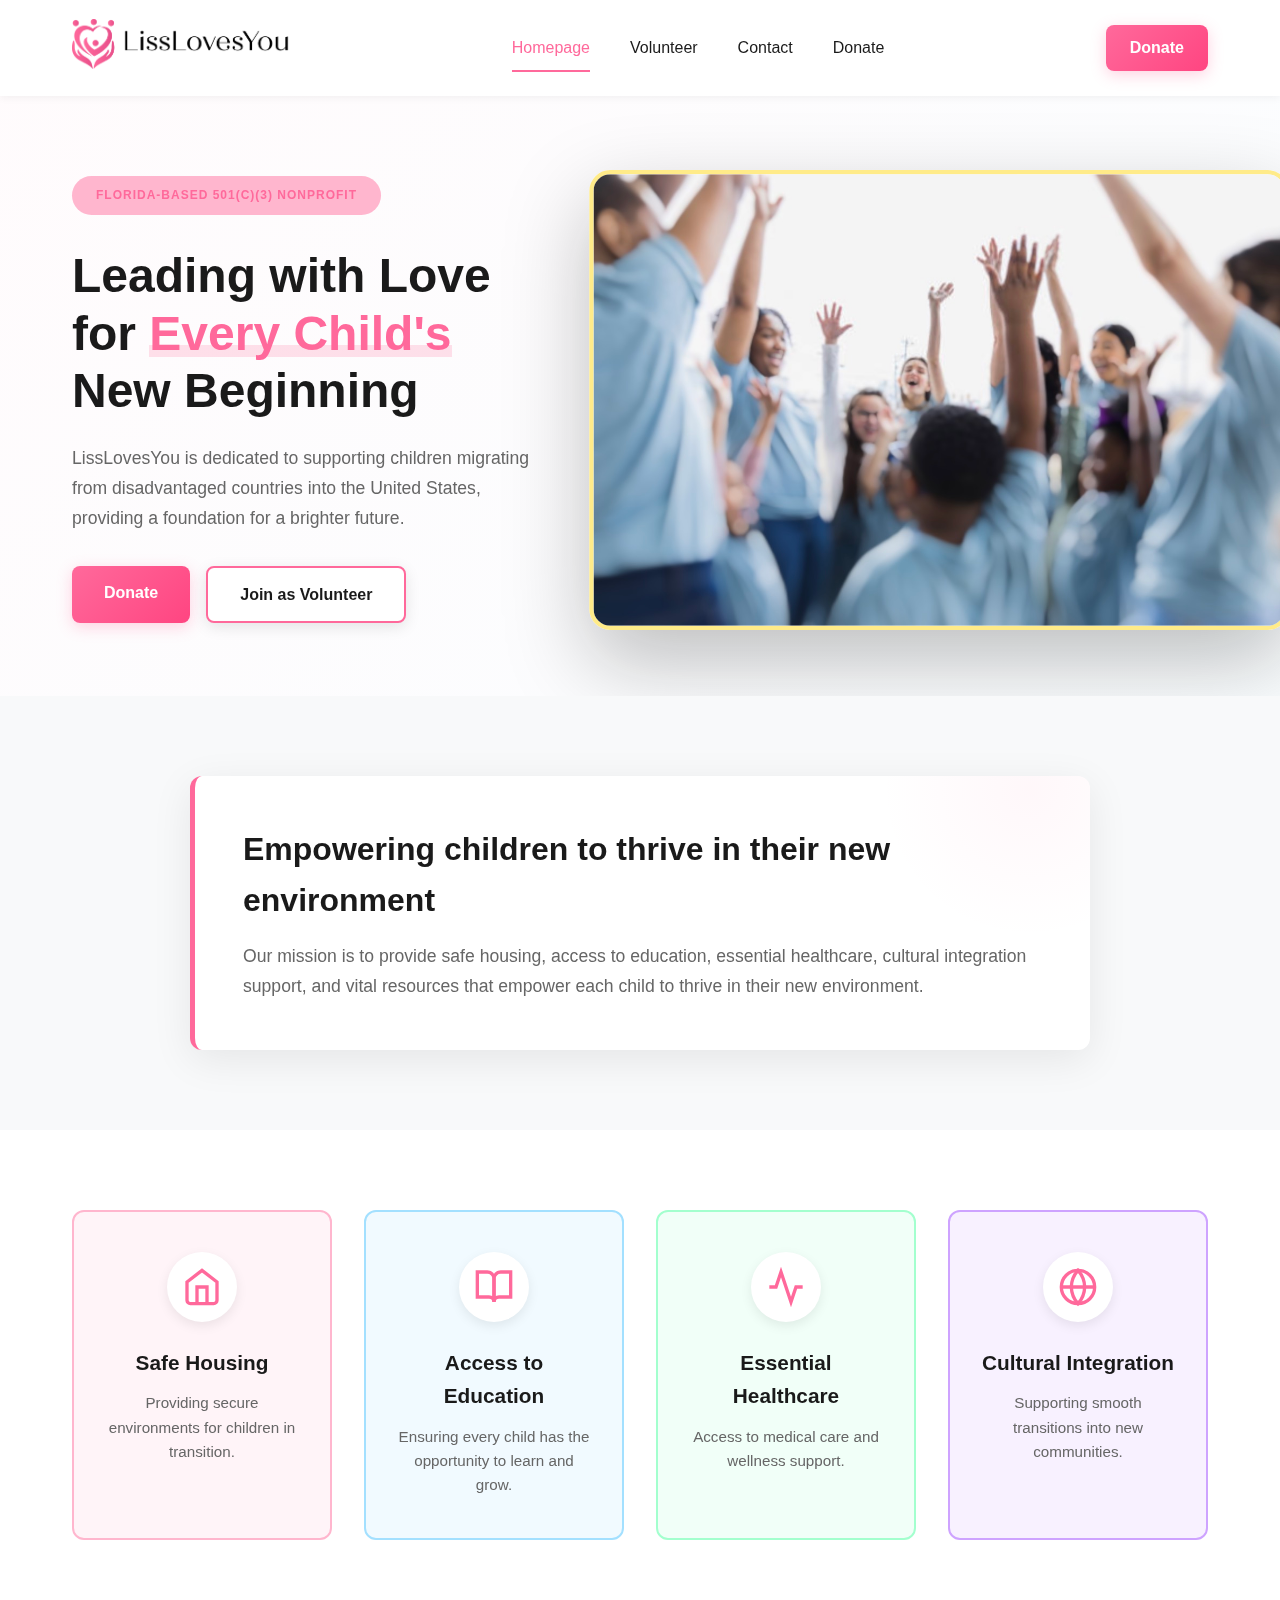
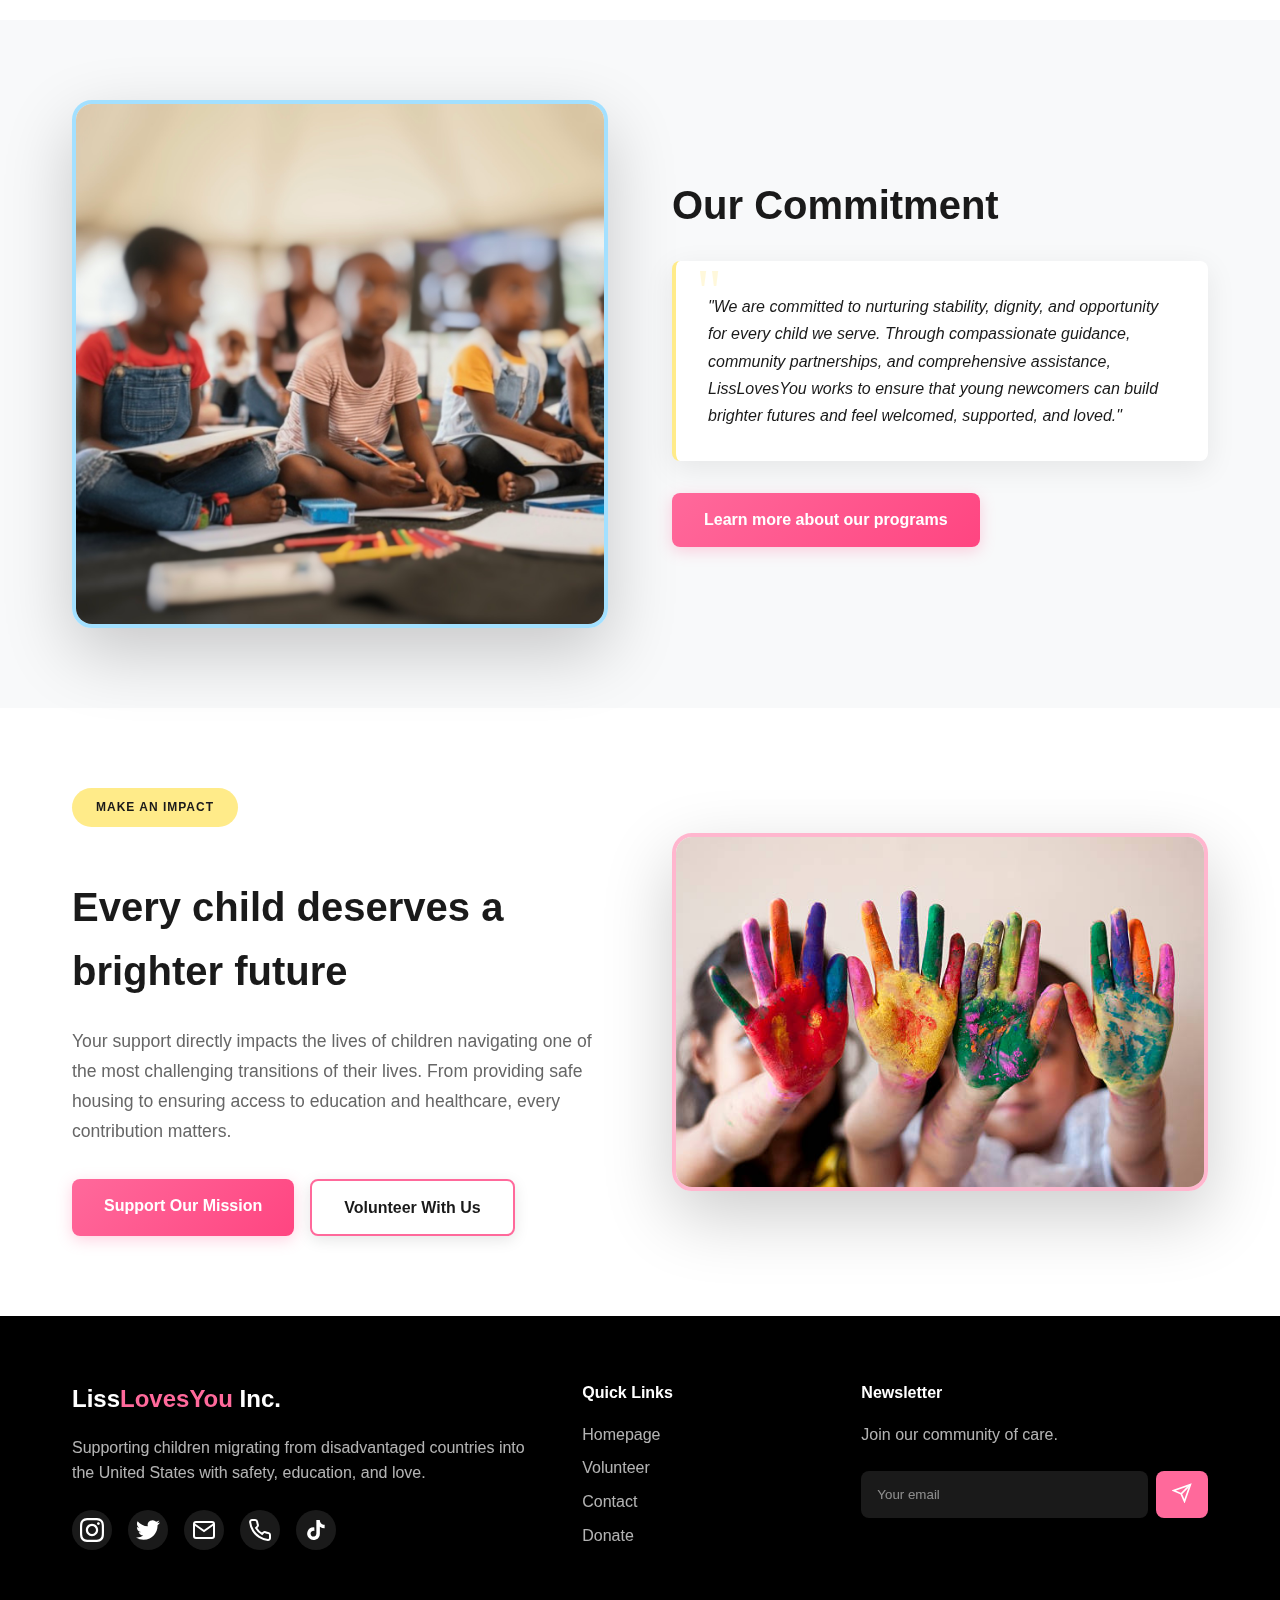
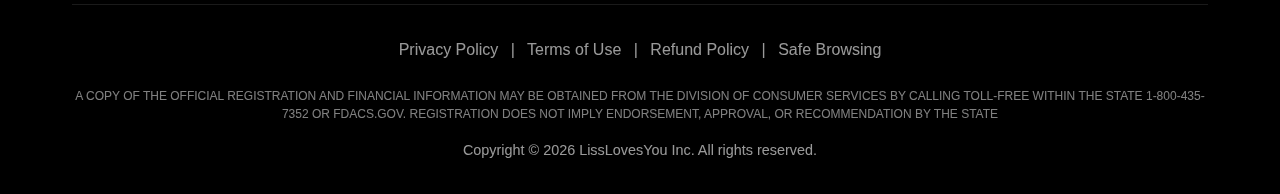
<file: index.html>
<!DOCTYPE html>
<html lang="en">
<head>
    <meta charset="UTF-8">
    <meta name="viewport" content="width=device-width, initial-scale=1.0">
    <title>LissLovesYou - Supporting Children's New Beginnings</title>
    <link rel="stylesheet" href="styles.css">
</head>
<body>
    <nav class="navbar">
        <div class="container nav-container">
            <div class="logo">
                <img src="logo.png" alt="LissLovesYou Logo">
            </div>
            <ul class="nav-links">
                <li><a href="index.html" class="nav-link active">Homepage</a></li>
                <li><a href="volunteer.html" class="nav-link">Volunteer</a></li>
                <li><a href="contact.html" class="nav-link">Contact</a></li>
                <li><a href="donate.html" class="nav-link">Donate</a></li>
            </ul>
            <a href="https://www.zeffy.com/en-US/donation-form/donate-to-change-lives-5524" target="_blank" class="donate-btn">Donate</a>
        </div>
    </nav>

    <section class="hero-section">
        <div class="container">
            <div class="hero-grid">
                <div class="hero-content">
                    <div class="badge">FLORIDA-BASED 501(C)(3) NONPROFIT</div>
                    <h1 class="hero-title">Leading with Love for <span class="highlight">Every Child's</span> New Beginning</h1>
                    <p class="hero-subtitle">LissLovesYou is dedicated to supporting children migrating from disadvantaged countries into the United States, providing a foundation for a brighter future.</p>
                    <div class="hero-buttons">
                        <a href="donate.html" class="btn btn-primary">Donate</a>
                        <a href="volunteer.html" class="btn btn-secondary">Join as Volunteer</a>
                    </div>
                </div>
                <div class="hero-image">
                    <img src="volunteers-image.jpg" alt="Children with hands raised">
                </div>
            </div>
        </div>
    </section>

    <section class="mission-section">
        <div class="container">
            <div class="mission-box">
                <h2>Empowering children to thrive in their new environment</h2>
                <p>Our mission is to provide safe housing, access to education, essential healthcare, cultural integration support, and vital resources that empower each child to thrive in their new environment.</p>
            </div>
        </div>
    </section>

    <section class="values-section">
        <div class="container">
            <div class="values-grid">
                <div class="value-card pink-card">
                    <div class="value-icon">
                        <svg width="40" height="40" viewBox="0 0 24 24" fill="none" stroke="currentColor" stroke-width="2">
                            <path d="M3 9l9-7 9 7v11a2 2 0 0 1-2 2H5a2 2 0 0 1-2-2z"></path>
                            <polyline points="9 22 9 12 15 12 15 22"></polyline>
                        </svg>
                    </div>
                    <h3>Safe Housing</h3>
                    <p>Providing secure environments for children in transition.</p>
                </div>
                <div class="value-card blue-card">
                    <div class="value-icon">
                        <svg width="40" height="40" viewBox="0 0 24 24" fill="none" stroke="currentColor" stroke-width="2">
                            <path d="M2 3h6a4 4 0 0 1 4 4v14a3 3 0 0 0-3-3H2z"></path>
                            <path d="M22 3h-6a4 4 0 0 0-4 4v14a3 3 0 0 1 3-3h7z"></path>
                        </svg>
                    </div>
                    <h3>Access to Education</h3>
                    <p>Ensuring every child has the opportunity to learn and grow.</p>
                </div>
                <div class="value-card green-card">
                    <div class="value-icon">
                        <svg width="40" height="40" viewBox="0 0 24 24" fill="none" stroke="currentColor" stroke-width="2">
                            <path d="M22 12h-4l-3 9L9 3l-3 9H2"></path>
                        </svg>
                    </div>
                    <h3>Essential Healthcare</h3>
                    <p>Access to medical care and wellness support.</p>
                </div>
                <div class="value-card purple-card">
                    <div class="value-icon">
                        <svg width="40" height="40" viewBox="0 0 24 24" fill="none" stroke="currentColor" stroke-width="2">
                            <circle cx="12" cy="12" r="10"></circle>
                            <line x1="2" y1="12" x2="22" y2="12"></line>
                            <path d="M12 2a15.3 15.3 0 0 1 4 10 15.3 15.3 0 0 1-4 10 15.3 15.3 0 0 1-4-10 15.3 15.3 0 0 1 4-10z"></path>
                        </svg>
                    </div>
                    <h3>Cultural Integration</h3>
                    <p>Supporting smooth transitions into new communities.</p>
                </div>
            </div>
        </div>
    </section>

    <section class="commitment-section">
        <div class="container">
            <div class="commitment-grid">
                <div class="commitment-image">
                    <img src="children-image.jpg" alt="Children learning">
                </div>
                <div class="commitment-content">
                    <h2>Our Commitment</h2>
                    <div class="commitment-quote">
                        <p>"We are committed to nurturing stability, dignity, and opportunity for every child we serve. Through compassionate guidance, community partnerships, and comprehensive assistance, LissLovesYou works to ensure that young newcomers can build brighter futures and feel welcomed, supported, and loved."</p>
                    </div>
                    <a href="#" class="btn btn-primary">Learn more about our programs</a>
                </div>
            </div>
        </div>
    </section>

    <section class="impact-section">
        <div class="container">
            <div class="impact-grid">
                <div class="impact-content">
                    <div class="badge yellow-badge">MAKE AN IMPACT</div>
                    <h2>Every child deserves a brighter future</h2>
                    <p>Your support directly impacts the lives of children navigating one of the most challenging transitions of their lives. From providing safe housing to ensuring access to education and healthcare, every contribution matters.</p>
                    <div class="impact-buttons">
                        <a href="donate.html" class="btn btn-primary">Support Our Mission</a>
                        <a href="volunteer.html" class="btn btn-secondary">Volunteer With Us</a>
                    </div>
                </div>
                <div class="impact-image">
                    <img src="paint-hands.jpg" alt="Colorful painted hands">
                </div>
            </div>
        </div>
    </section>

    <footer class="footer">
        <div class="container">
            <div class="footer-content">
                <div class="footer-col">
                    <h3 class="footer-title">Liss<span class="loves-you">LovesYou</span> Inc.</h3>
                    <p>Supporting children migrating from disadvantaged countries into the United States with safety, education, and love.</p>
                    <div class="social-icons">
                        <a href="https://www.instagram.com/lisslovesyouorg?igsh=Z25xYTR3cWc0djk3" target="_blank" aria-label="Instagram"><svg width="24" height="24" viewBox="0 0 24 24" fill="currentColor"><path d="M12 2.163c3.204 0 3.584.012 4.85.07 3.252.148 4.771 1.691 4.919 4.919.058 1.265.069 1.645.069 4.849 0 3.205-.012 3.584-.069 4.849-.149 3.225-1.664 4.771-4.919 4.919-1.266.058-1.644.07-4.85.07-3.204 0-3.584-.012-4.849-.07-3.26-.149-4.771-1.699-4.919-4.92-.058-1.265-.07-1.644-.07-4.849 0-3.204.013-3.583.07-4.849.149-3.227 1.664-4.771 4.919-4.919 1.266-.057 1.645-.069 4.849-.069zm0-2.163c-3.259 0-3.667.014-4.947.072-4.358.2-6.78 2.618-6.98 6.98-.059 1.281-.073 1.689-.073 4.948 0 3.259.014 3.668.072 4.948.2 4.358 2.618 6.78 6.98 6.98 1.281.058 1.689.072 4.948.072 3.259 0 3.668-.014 4.948-.072 4.354-.2 6.782-2.618 6.979-6.98.059-1.28.073-1.689.073-4.948 0-3.259-.014-3.667-.072-4.947-.196-4.354-2.617-6.78-6.979-6.98-1.281-.059-1.69-.073-4.949-.073zm0 5.838c-3.403 0-6.162 2.759-6.162 6.162s2.759 6.163 6.162 6.163 6.162-2.759 6.162-6.163c0-3.403-2.759-6.162-6.162-6.162zm0 10.162c-2.209 0-4-1.79-4-4 0-2.209 1.791-4 4-4s4 1.791 4 4c0 2.21-1.791 4-4 4zm6.406-11.845c-.796 0-1.441.645-1.441 1.44s.645 1.44 1.441 1.44c.795 0 1.439-.645 1.439-1.44s-.644-1.44-1.439-1.44z"/></svg></a>
                        <a href="https://x.com/lisslovesyouorg?s=21&t=ozc5eb7XLZ3u6HCBC7eM7w" target="_blank" aria-label="Twitter"><svg width="24" height="24" viewBox="0 0 24 24" fill="currentColor"><path d="M23.953 4.57a10 10 0 01-2.825.775 4.958 4.958 0 002.163-2.723c-.951.555-2.005.959-3.127 1.184a4.92 4.92 0 00-8.384 4.482C7.69 8.095 4.067 6.13 1.64 3.162a4.822 4.822 0 00-.666 2.475c0 1.71.87 3.213 2.188 4.096a4.904 4.904 0 01-2.228-.616v.06a4.923 4.923 0 003.946 4.827 4.996 4.996 0 01-2.212.085 4.936 4.936 0 004.604 3.417 9.867 9.867 0 01-6.102 2.105c-.39 0-.779-.023-1.17-.067a13.995 13.995 0 007.557 2.209c9.053 0 13.998-7.496 13.998-13.985 0-.21 0-.42-.015-.63A9.935 9.935 0 0024 4.59z"/></svg></a>
                        <a href="mailto:info@LissLovesYou.org" aria-label="Email"><svg width="24" height="24" viewBox="0 0 24 24" fill="none" stroke="currentColor" stroke-width="2"><path d="M4 4h16c1.1 0 2 .9 2 2v12c0 1.1-.9 2-2 2H4c-1.1 0-2-.9-2-2V6c0-1.1.9-2 2-2z"></path><polyline points="22,6 12,13 2,6"></polyline></svg></a>
                        <a href="tel:+4407723466872" aria-label="Phone"><svg width="24" height="24" viewBox="0 0 24 24" fill="none" stroke="currentColor" stroke-width="2"><path d="M22 16.92v3a2 2 0 0 1-2.18 2 19.79 19.79 0 0 1-8.63-3.07 19.5 19.5 0 0 1-6-6 19.79 19.79 0 0 1-3.07-8.67A2 2 0 0 1 4.11 2h3a2 2 0 0 1 2 1.72 12.84 12.84 0 0 0 .7 2.81 2 2 0 0 1-.45 2.11L8.09 9.91a16 16 0 0 0 6 6l1.27-1.27a2 2 0 0 1 2.11-.45 12.84 12.84 0 0 0 2.81.7A2 2 0 0 1 22 16.92z"></path></svg></a>
                        <a href="https://www.tiktok.com/@lisslovesyouorg?_r=1&_t=ZP-924zbl2Trby" target="_blank" aria-label="TikTok"><svg width="24" height="24" viewBox="0 0 24 24" fill="currentColor"><path d="M19.59 6.69a4.83 4.83 0 01-3.77-4.25V2h-3.45v13.67a2.89 2.89 0 01-5.2 1.74 2.89 2.89 0 012.31-4.64 2.93 2.93 0 01.88.13V9.4a6.84 6.84 0 00-1-.05A6.33 6.33 0 005 20.1a6.34 6.34 0 0010.86-4.43v-7a8.16 8.16 0 004.77 1.52v-3.4a4.85 4.85 0 01-1-.1z"/></svg></a>
                    </div>
                </div>
                <div class="footer-col">
                    <h4>Quick Links</h4>
                    <ul class="footer-links">
                        <li><a href="index.html">Homepage</a></li>
                        <li><a href="volunteer.html">Volunteer</a></li>
                        <li><a href="contact.html">Contact</a></li>
                        <li><a href="donate.html">Donate</a></li>
                    </ul>
                </div>
                <div class="footer-col">
                    <h4>Newsletter</h4>
                    <p>Join our community of care.</p>
                    <form class="newsletter-form">
                        <input type="email" placeholder="Your email" required>
                        <button type="submit" class="newsletter-btn">
                            <svg width="20" height="20" viewBox="0 0 24 24" fill="none" stroke="currentColor" stroke-width="2">
                                <line x1="22" y1="2" x2="11" y2="13"></line>
                                <polygon points="22 2 15 22 11 13 2 9 22 2"></polygon>
                            </svg>
                        </button>
                    </form>
                </div>
            </div>
            <div class="footer-bottom">
                <div class="footer-legal-links">
                    <a href="privacy-policy.html">Privacy Policy</a>
                    <span>|</span>
                    <a href="terms-of-use.html">Terms of Use</a>
                    <span>|</span>
                    <a href="refund-policy.html">Refund Policy</a>
                    <span>|</span>
                    <a href="safe-browsing.html">Safe Browsing</a>
                </div>
                <p class="disclaimer">A COPY OF THE OFFICIAL REGISTRATION AND FINANCIAL INFORMATION MAY BE OBTAINED FROM THE DIVISION OF CONSUMER SERVICES BY CALLING TOLL-FREE WITHIN THE STATE 1-800-435-7352 OR FDACS.GOV. REGISTRATION DOES NOT IMPLY ENDORSEMENT, APPROVAL, OR RECOMMENDATION BY THE STATE</p>
                <p class="copyright">Copyright © 2026 LissLovesYou Inc. All rights reserved.</p>
            </div>
        </div>
        <button class="scroll-to-top" id="scrollToTop">
            <svg width="24" height="24" viewBox="0 0 24 24" fill="none" stroke="currentColor" stroke-width="2">
                <polyline points="18 15 12 9 6 15"></polyline>
            </svg>
        </button>
    </footer>
    <script src="script.js"></script>
</body>
</html>
</file>
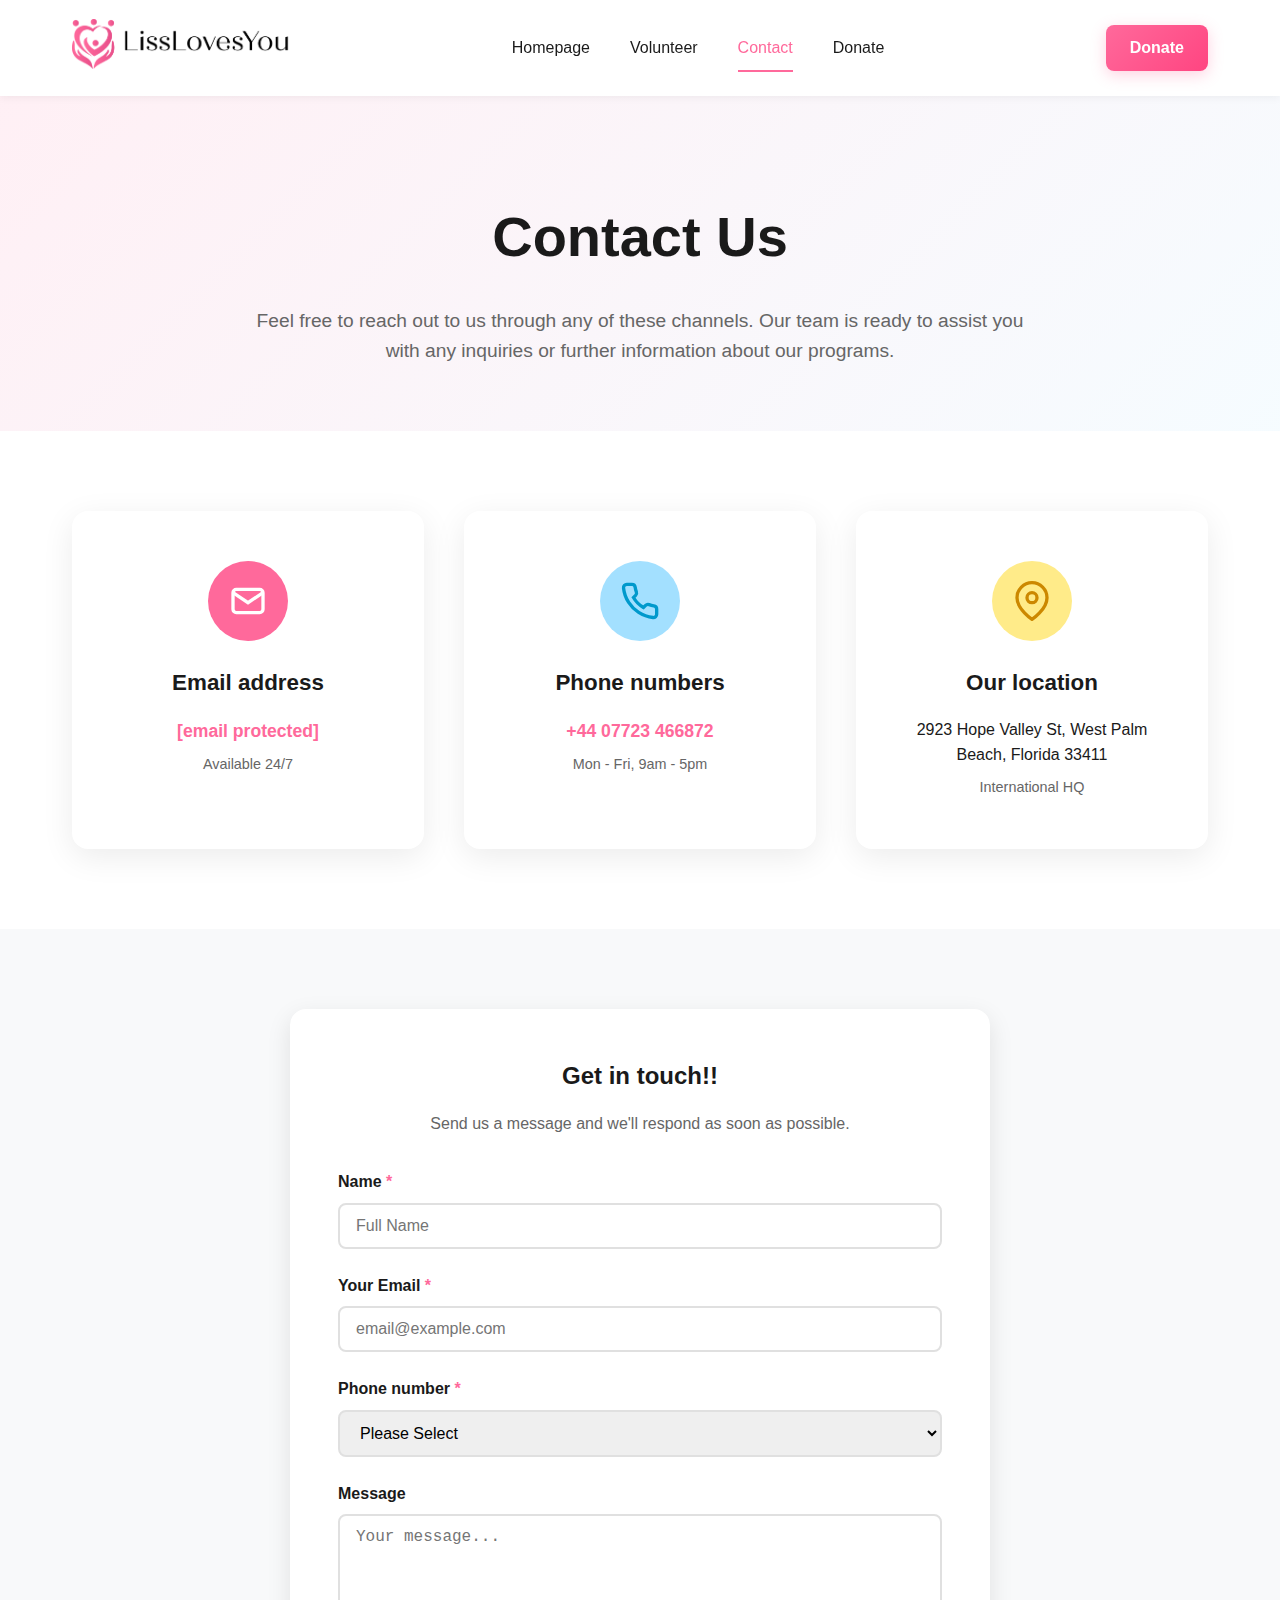
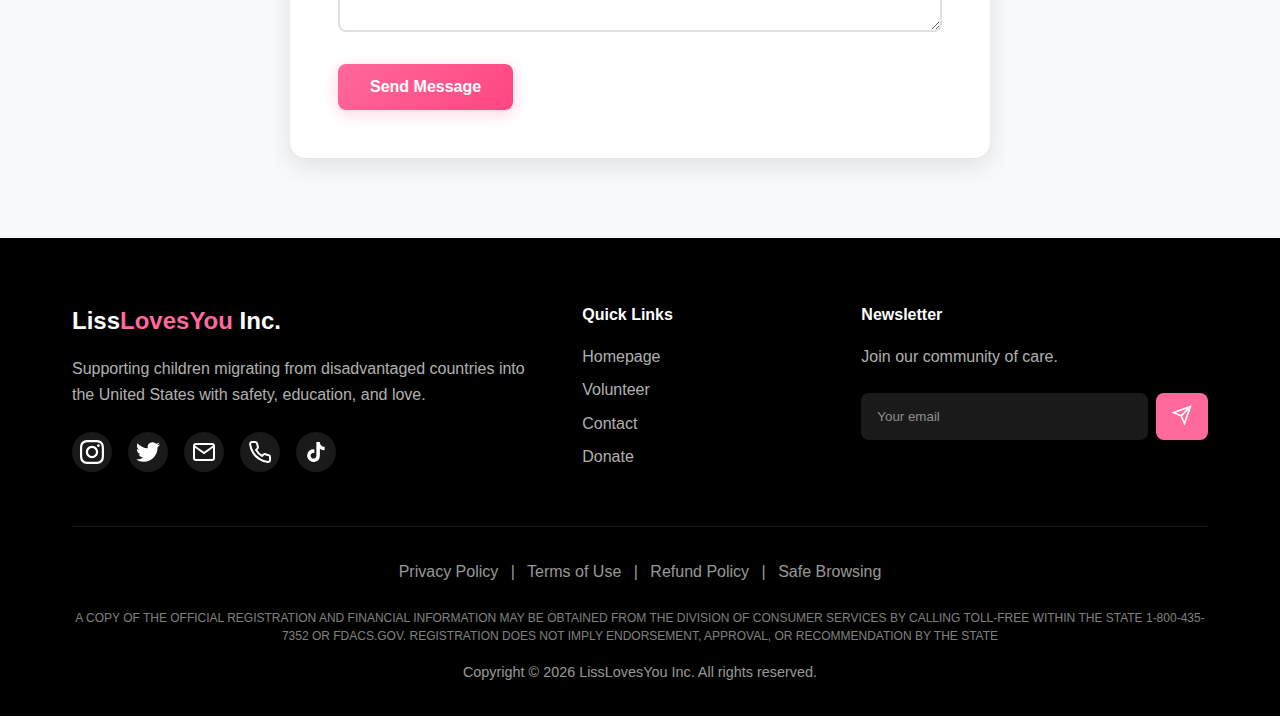
<file: contact.html>
<!DOCTYPE html>
<html lang="en">
<head>
    <meta charset="UTF-8">
    <meta name="viewport" content="width=device-width, initial-scale=1.0">
    <title>Contact LissLovesYou | Get in Touch with Our Team</title>
    <meta name="description" content="Contact LissLovesYou nonprofit. Email: President@LissLovesYou.org | Phone: +44 07723 466872 | Located in West Palm Beach, Florida. We're here to help.">
    <meta name="keywords" content="contact LissLovesYou, nonprofit contact, West Palm Beach nonprofit, Florida child support organization">
    <link rel="stylesheet" href="styles.css">
    <style>
.contact-hero {
    background: linear-gradient(135deg, rgba(255,105,155,0.1) 0%, rgba(163,224,255,0.1) 100%);
    padding: 6rem 0 4rem;
    text-align: center;
}
.contact-hero h1 {
    font-size: 3.5rem;
    margin-bottom: 1.5rem;
}
.contact-cards {
    display: grid;
    grid-template-columns: repeat(auto-fit, minmax(320px, 1fr));
    gap: 2.5rem;
    padding: 5rem 0;
}
.contact-card {
    background: white;
    padding: 3rem;
    border-radius: 16px;
    box-shadow: 0 8px 32px rgba(0,0,0,0.08);
    text-align: center;
    border: 2px solid transparent;
    transition: all 0.3s;
}
.contact-card:hover {
    transform: translateY(-8px);
    border-color: var(--pink);
}
.contact-icon {
    width: 80px;
    height: 80px;
    margin: 0 auto 1.5rem;
    border-radius: 50%;
    display: flex;
    align-items: center;
    justify-content: center;
    color: white;
}
.pink-bg {
    background: var(--pink);
}
.blue-bg {
    background: var(--light-blue);
    color: #0099cc !important;
}
.yellow-bg {
    background: var(--yellow);
    color: #cc8800 !important;
}
.contact-card h3 {
    font-size: 1.4rem;
    margin-bottom: 1rem;
}
.contact-card a {
    color: var(--pink);
    text-decoration: none;
    font-weight: 600;
    font-size: 1.1rem;
    display: block;
    margin-bottom: 0.5rem;
}
.contact-card a:hover {
    text-decoration: underline;
}
.availability {
    color: var(--text-light);
    font-size: 0.9rem;
    margin-top: 0.5rem;
}
.contact-form-section {
    padding: 5rem 0;
    background: var(--gray-bg);
}
.contact-form-box {
    max-width: 700px;
    margin: 0 auto;
    background: white;
    padding: 3rem;
    border-radius: 16px;
    box-shadow: 0 8px 24px rgba(0,0,0,0.1);
}
    </style>
</head>
<body>
    <nav class="navbar">
        <div class="container nav-container">
            <div class="logo">
                <img src="logo.png" alt="LissLovesYou Logo">
            </div>
            <ul class="nav-links">
                <li><a href="index.html" class="nav-link">Homepage</a></li>
                <li><a href="volunteer.html" class="nav-link">Volunteer</a></li>
                <li><a href="contact.html" class="nav-link active">Contact</a></li>
                <li><a href="donate.html" class="nav-link">Donate</a></li>
            </ul>
            <a href="https://www.zeffy.com/en-US/donation-form/donate-to-change-lives-5524" target="_blank" class="donate-btn">Donate</a>
        </div>
    </nav>

    <section class="contact-hero">
        <div class="container">
            <h1>Contact Us</h1>
            <p style="font-size: 1.2rem; max-width: 800px; margin: 0 auto; color: var(--text-light);">Feel free to reach out to us through any of these channels. Our team is ready to assist you with any inquiries or further information about our programs.</p>
        </div>
    </section>

    <section>
        <div class="container">
            <div class="contact-cards">
                <div class="contact-card">
                    <div class="contact-icon pink-bg">
                        <svg width="40" height="40" viewBox="0 0 24 24" fill="none" stroke="currentColor" stroke-width="2">
                            <rect x="3" y="5" width="18" height="14" rx="2" ry="2"></rect>
                            <polyline points="3 7 12 13 21 7"></polyline>
                        </svg>
                    </div>
                    <h3>Email address</h3>
                    <a href="/cdn-cgi/l/email-protection#0b5b796e78626f6e657f4b4762787847647d6e7852647e2564796c"><span class="__cf_email__" data-cfemail="cf9fbdaabca6abaaa1bb8f83a6bcbc83a0b9aabc96a0bae1a0bda8">[email&#160;protected]</span></a>
                    <p class="availability">Available 24/7</p>
                </div>
                <div class="contact-card">
                    <div class="contact-icon blue-bg">
                        <svg width="40" height="40" viewBox="0 0 24 24" fill="none" stroke="currentColor" stroke-width="2">
                            <path d="M22 16.92v3a2 2 0 0 1-2.18 2 19.79 19.79 0 0 1-8.63-3.07 19.5 19.5 0 0 1-6-6 19.79 19.79 0 0 1-3.07-8.67A2 2 0 0 1 4.11 2h3a2 2 0 0 1 2 1.72 12.84 12.84 0 0 0 .7 2.81 2 2 0 0 1-.45 2.11L8.09 9.91a16 16 0 0 0 6 6l1.27-1.27a2 2 0 0 1 2.11-.45 12.84 12.84 0 0 0 2.81.7A2 2 0 0 1 22 16.92z"></path>
                        </svg>
                    </div>
                    <h3>Phone numbers</h3>
                    <a href="tel:+4407723466872">+44 07723 466872</a>
                    <p class="availability">Mon - Fri, 9am - 5pm</p>
                </div>
                <div class="contact-card">
                    <div class="contact-icon yellow-bg">
                        <svg width="40" height="40" viewBox="0 0 24 24" fill="none" stroke="currentColor" stroke-width="2">
                            <path d="M21 10c0 7-9 13-9 13s-9-6-9-13a9 9 0 0 1 18 0z"></path>
                            <circle cx="12" cy="10" r="3"></circle>
                        </svg>
                    </div>
                    <h3>Our location</h3>
                    <address style="font-style: normal; color: var(--text-dark);">2923 Hope Valley St, West Palm Beach, Florida 33411</address>
                    <p class="availability">International HQ</p>
                </div>
            </div>
        </div>
    </section>

    <section class="contact-form-section">
        <div class="container">
            <div class="contact-form-box">
                <h2 style="text-align: center; margin-bottom: 1rem;">Get in touch!!</h2>
                <p style="text-align: center; color: var(--text-light); margin-bottom: 2rem;">Send us a message and we'll respond as soon as possible.</p>
                
                <form style="display: flex; flex-direction: column; gap: 1.5rem;">
                    <div>
                        <label style="display: block; margin-bottom: 0.5rem; font-weight: 600;">Name <span style="color: var(--pink);">*</span></label>
                        <input type="text" placeholder="Full Name" required style="width: 100%; padding: 12px 16px; border: 2px solid #e0e0e0; border-radius: 8px; font-size: 1rem;">
                    </div>
                    <div>
                        <label style="display: block; margin-bottom: 0.5rem; font-weight: 600;">Your Email <span style="color: var(--pink);">*</span></label>
                        <input type="email" placeholder="email@example.com" required style="width: 100%; padding: 12px 16px; border: 2px solid #e0e0e0; border-radius: 8px; font-size: 1rem;">
                    </div>
                    <div>
                        <label style="display: block; margin-bottom: 0.5rem; font-weight: 600;">Phone number <span style="color: var(--pink);">*</span></label>
                        <select required style="width: 100%; padding: 12px 16px; border: 2px solid #e0e0e0; border-radius: 8px; font-size: 1rem;">
                            <option>Please Select</option>
                            <option>+1 (USA)</option>
                            <option>+44 (UK)</option>
                            <option>Other</option>
                        </select>
                    </div>
                    <div>
                        <label style="display: block; margin-bottom: 0.5rem; font-weight: 600;">Message</label>
                        <textarea placeholder="Your message..." rows="5" style="width: 100%; padding: 12px 16px; border: 2px solid #e0e0e0; border-radius: 8px; font-size: 1rem; resize: vertical;"></textarea>
                    </div>
                    <button type="submit" class="btn btn-primary" style="align-self: flex-start;">Send Message</button>
                </form>
            </div>
        </div>
    </section>

    <footer class="footer">
        <div class="container">
            <div class="footer-content">
                <div class="footer-col">
                    <h3 class="footer-title">Liss<span class="loves-you">LovesYou</span> Inc.</h3>
                    <p>Supporting children migrating from disadvantaged countries into the United States with safety, education, and love.</p>
                    <div class="social-icons">
                        <a href="https://www.instagram.com/lisslovesyouorg?igsh=Z25xYTR3cWc0djk3" target="_blank" aria-label="Instagram"><svg width="24" height="24" viewBox="0 0 24 24" fill="currentColor"><path d="M12 2.163c3.204 0 3.584.012 4.85.07 3.252.148 4.771 1.691 4.919 4.919.058 1.265.069 1.645.069 4.849 0 3.205-.012 3.584-.069 4.849-.149 3.225-1.664 4.771-4.919 4.919-1.266.058-1.644.07-4.85.07-3.204 0-3.584-.012-4.849-.07-3.26-.149-4.771-1.699-4.919-4.92-.058-1.265-.07-1.644-.07-4.849 0-3.204.013-3.583.07-4.849.149-3.227 1.664-4.771 4.919-4.919 1.266-.057 1.645-.069 4.849-.069zm0-2.163c-3.259 0-3.667.014-4.947.072-4.358.2-6.78 2.618-6.98 6.98-.059 1.281-.073 1.689-.073 4.948 0 3.259.014 3.668.072 4.948.2 4.358 2.618 6.78 6.98 6.98 1.281.058 1.689.072 4.948.072 3.259 0 3.668-.014 4.948-.072 4.354-.2 6.782-2.618 6.979-6.98.059-1.28.073-1.689.073-4.948 0-3.259-.014-3.667-.072-4.947-.196-4.354-2.617-6.78-6.979-6.98-1.281-.059-1.69-.073-4.949-.073zm0 5.838c-3.403 0-6.162 2.759-6.162 6.162s2.759 6.163 6.162 6.163 6.162-2.759 6.162-6.163c0-3.403-2.759-6.162-6.162-6.162zm0 10.162c-2.209 0-4-1.79-4-4 0-2.209 1.791-4 4-4s4 1.791 4 4c0 2.21-1.791 4-4 4zm6.406-11.845c-.796 0-1.441.645-1.441 1.44s.645 1.44 1.441 1.44c.795 0 1.439-.645 1.439-1.44s-.644-1.44-1.439-1.44z"/></svg></a>
                        <a href="https://x.com/lisslovesyouorg?s=21&t=ozc5eb7XLZ3u6HCBC7eM7w" target="_blank" aria-label="Twitter"><svg width="24" height="24" viewBox="0 0 24 24" fill="currentColor"><path d="M23.953 4.57a10 10 0 01-2.825.775 4.958 4.958 0 002.163-2.723c-.951.555-2.005.959-3.127 1.184a4.92 4.92 0 00-8.384 4.482C7.69 8.095 4.067 6.13 1.64 3.162a4.822 4.822 0 00-.666 2.475c0 1.71.87 3.213 2.188 4.096a4.904 4.904 0 01-2.228-.616v.06a4.923 4.923 0 003.946 4.827 4.996 4.996 0 01-2.212.085 4.936 4.936 0 004.604 3.417 9.867 9.867 0 01-6.102 2.105c-.39 0-.779-.023-1.17-.067a13.995 13.995 0 007.557 2.209c9.053 0 13.998-7.496 13.998-13.985 0-.21 0-.42-.015-.63A9.935 9.935 0 0024 4.59z"/></svg></a>
                        <a href="/cdn-cgi/l/email-protection#9df4f3fbf2ddd1f4eeeed1f2ebf8eec4f2e8b3f2effa" aria-label="Email"><svg width="24" height="24" viewBox="0 0 24 24" fill="none" stroke="currentColor" stroke-width="2"><path d="M4 4h16c1.1 0 2 .9 2 2v12c0 1.1-.9 2-2 2H4c-1.1 0-2-.9-2-2V6c0-1.1.9-2 2-2z"></path><polyline points="22,6 12,13 2,6"></polyline></svg></a>
                        <a href="tel:+4407723466872" aria-label="Phone"><svg width="24" height="24" viewBox="0 0 24 24" fill="none" stroke="currentColor" stroke-width="2"><path d="M22 16.92v3a2 2 0 0 1-2.18 2 19.79 19.79 0 0 1-8.63-3.07 19.5 19.5 0 0 1-6-6 19.79 19.79 0 0 1-3.07-8.67A2 2 0 0 1 4.11 2h3a2 2 0 0 1 2 1.72 12.84 12.84 0 0 0 .7 2.81 2 2 0 0 1-.45 2.11L8.09 9.91a16 16 0 0 0 6 6l1.27-1.27a2 2 0 0 1 2.11-.45 12.84 12.84 0 0 0 2.81.7A2 2 0 0 1 22 16.92z"></path></svg></a>
                        <a href="https://www.tiktok.com/@lisslovesyouorg?_r=1&_t=ZP-924zbl2Trby" target="_blank" aria-label="TikTok"><svg width="24" height="24" viewBox="0 0 24 24" fill="currentColor"><path d="M19.59 6.69a4.83 4.83 0 01-3.77-4.25V2h-3.45v13.67a2.89 2.89 0 01-5.2 1.74 2.89 2.89 0 012.31-4.64 2.93 2.93 0 01.88.13V9.4a6.84 6.84 0 00-1-.05A6.33 6.33 0 005 20.1a6.34 6.34 0 0010.86-4.43v-7a8.16 8.16 0 004.77 1.52v-3.4a4.85 4.85 0 01-1-.1z"/></svg></a>
                    </div>
                </div>
                <div class="footer-col">
                    <h4>Quick Links</h4>
                    <ul class="footer-links">
                        <li><a href="index.html">Homepage</a></li>
                        <li><a href="volunteer.html">Volunteer</a></li>
                        <li><a href="contact.html">Contact</a></li>
                        <li><a href="donate.html">Donate</a></li>
                    </ul>
                </div>
                <div class="footer-col">
                    <h4>Newsletter</h4>
                    <p>Join our community of care.</p>
                    <form class="newsletter-form">
                        <input type="email" placeholder="Your email" required>
                        <button type="submit" class="newsletter-btn">
                            <svg width="20" height="20" viewBox="0 0 24 24" fill="none" stroke="currentColor" stroke-width="2">
                                <line x1="22" y1="2" x2="11" y2="13"></line>
                                <polygon points="22 2 15 22 11 13 2 9 22 2"></polygon>
                            </svg>
                        </button>
                    </form>
                </div>
            </div>
            <div class="footer-bottom">
                <div class="footer-legal-links">
                    <a href="privacy-policy.html">Privacy Policy</a>
                    <span>|</span>
                    <a href="terms-of-use.html">Terms of Use</a>
                    <span>|</span>
                    <a href="refund-policy.html">Refund Policy</a>
                    <span>|</span>
                    <a href="safe-browsing.html">Safe Browsing</a>
                </div>
                <p class="disclaimer">A COPY OF THE OFFICIAL REGISTRATION AND FINANCIAL INFORMATION MAY BE OBTAINED FROM THE DIVISION OF CONSUMER SERVICES BY CALLING TOLL-FREE WITHIN THE STATE 1-800-435-7352 OR FDACS.GOV. REGISTRATION DOES NOT IMPLY ENDORSEMENT, APPROVAL, OR RECOMMENDATION BY THE STATE</p>
                <p class="copyright">Copyright © 2026 LissLovesYou Inc. All rights reserved.</p>
            </div>
        </div>
        <button class="scroll-to-top" id="scrollToTop">
            <svg width="24" height="24" viewBox="0 0 24 24" fill="none" stroke="current
</file>
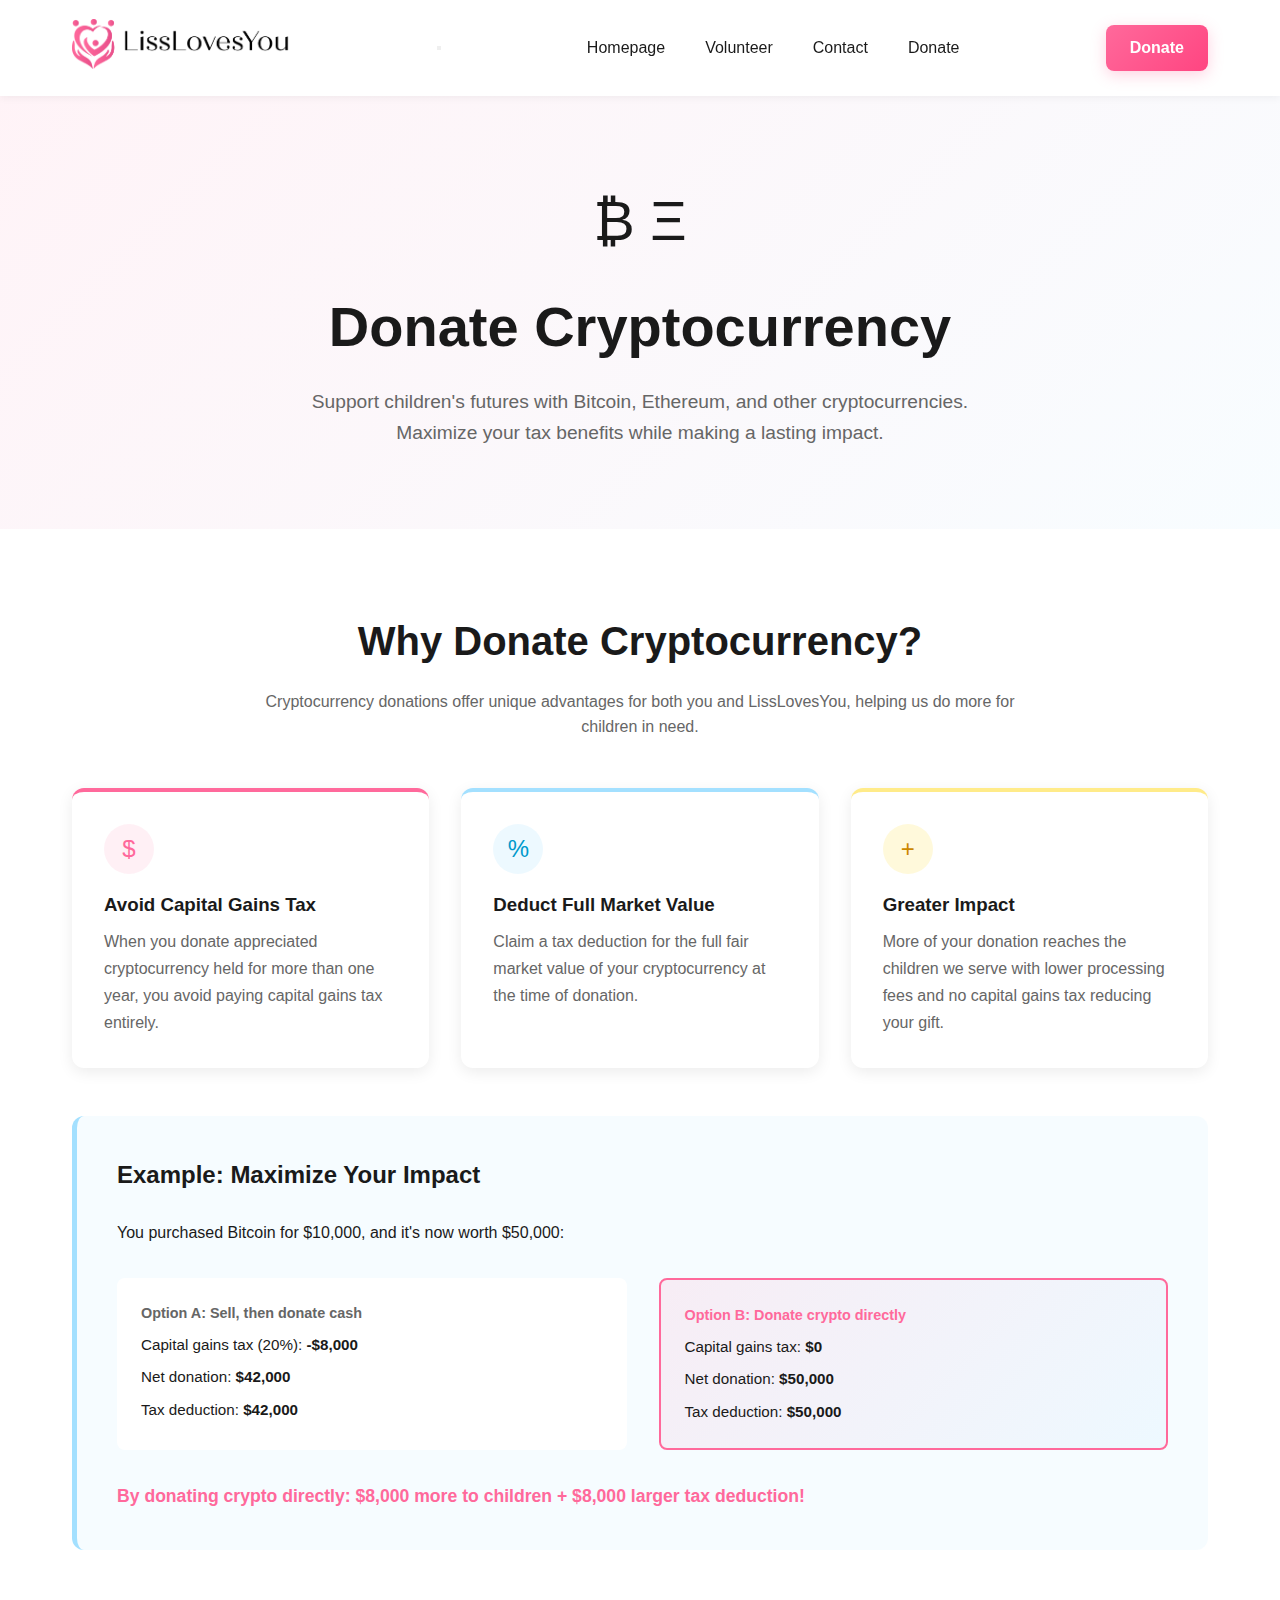
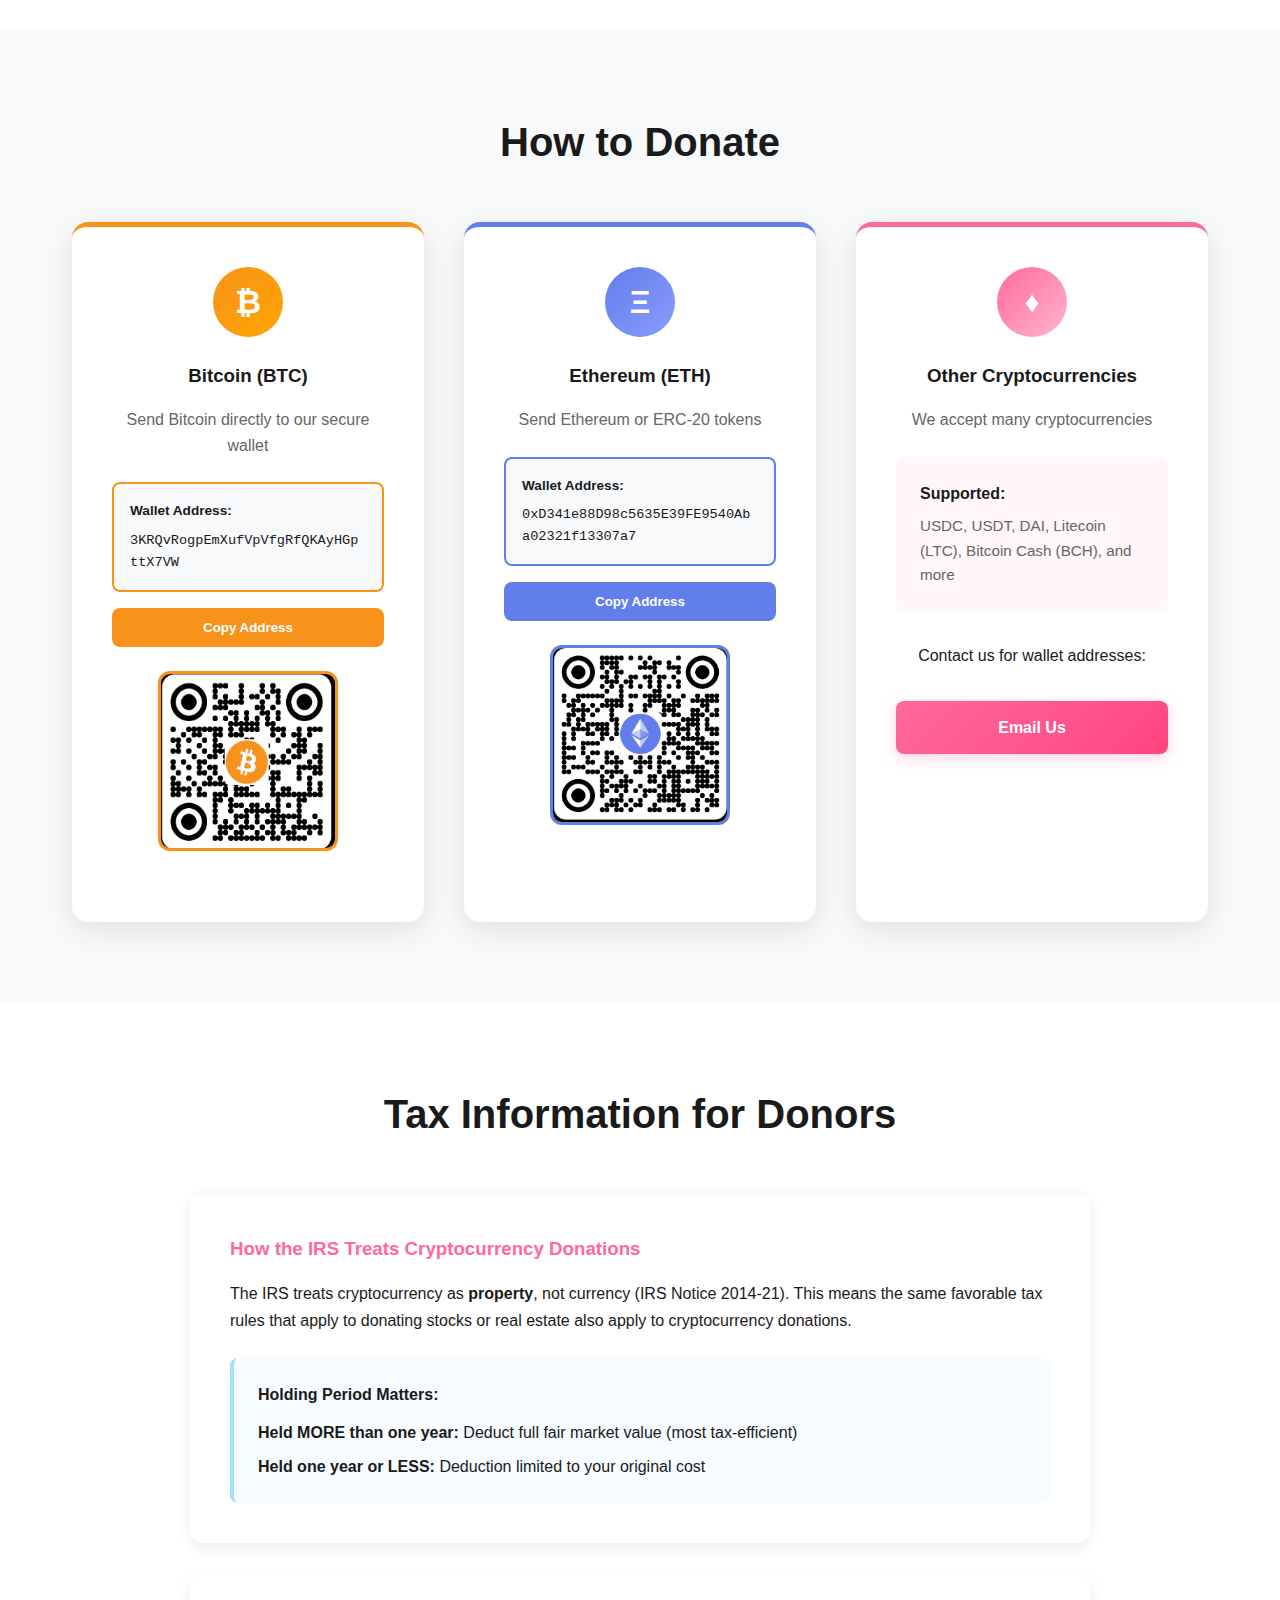
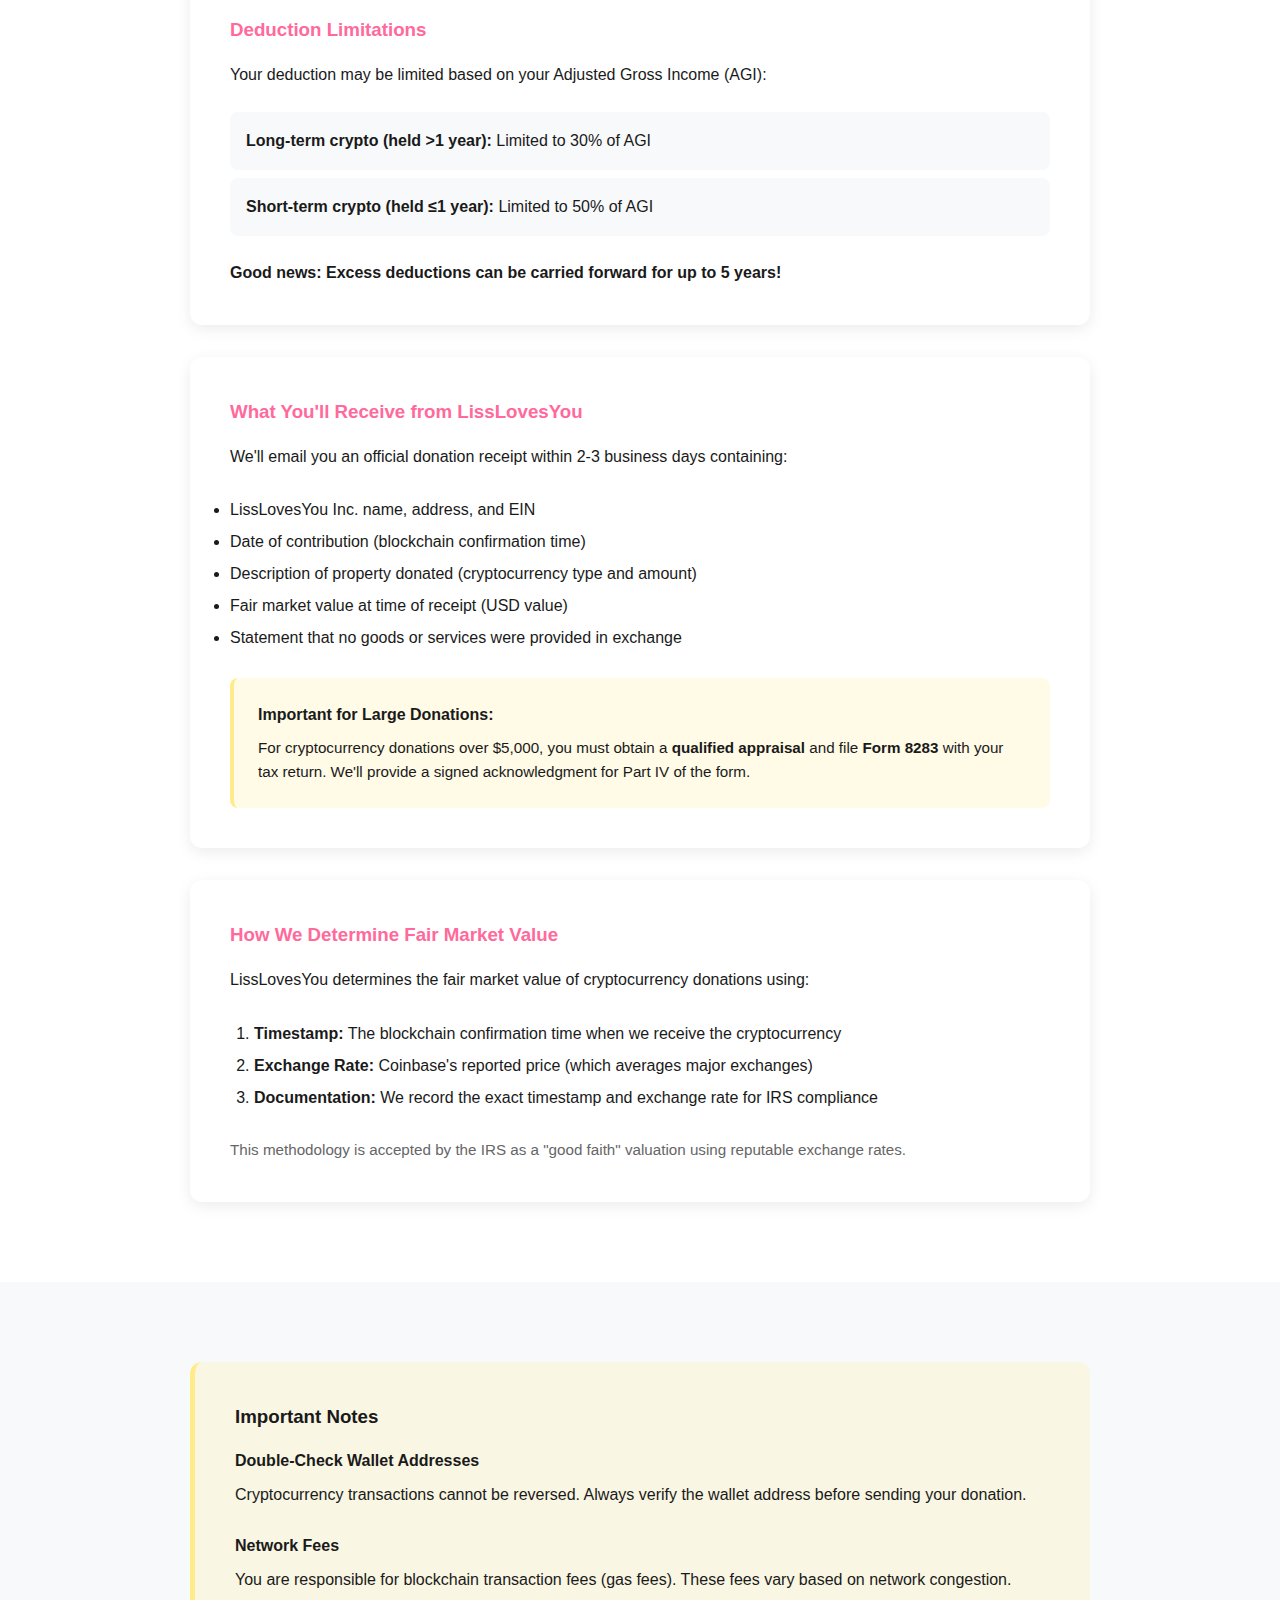
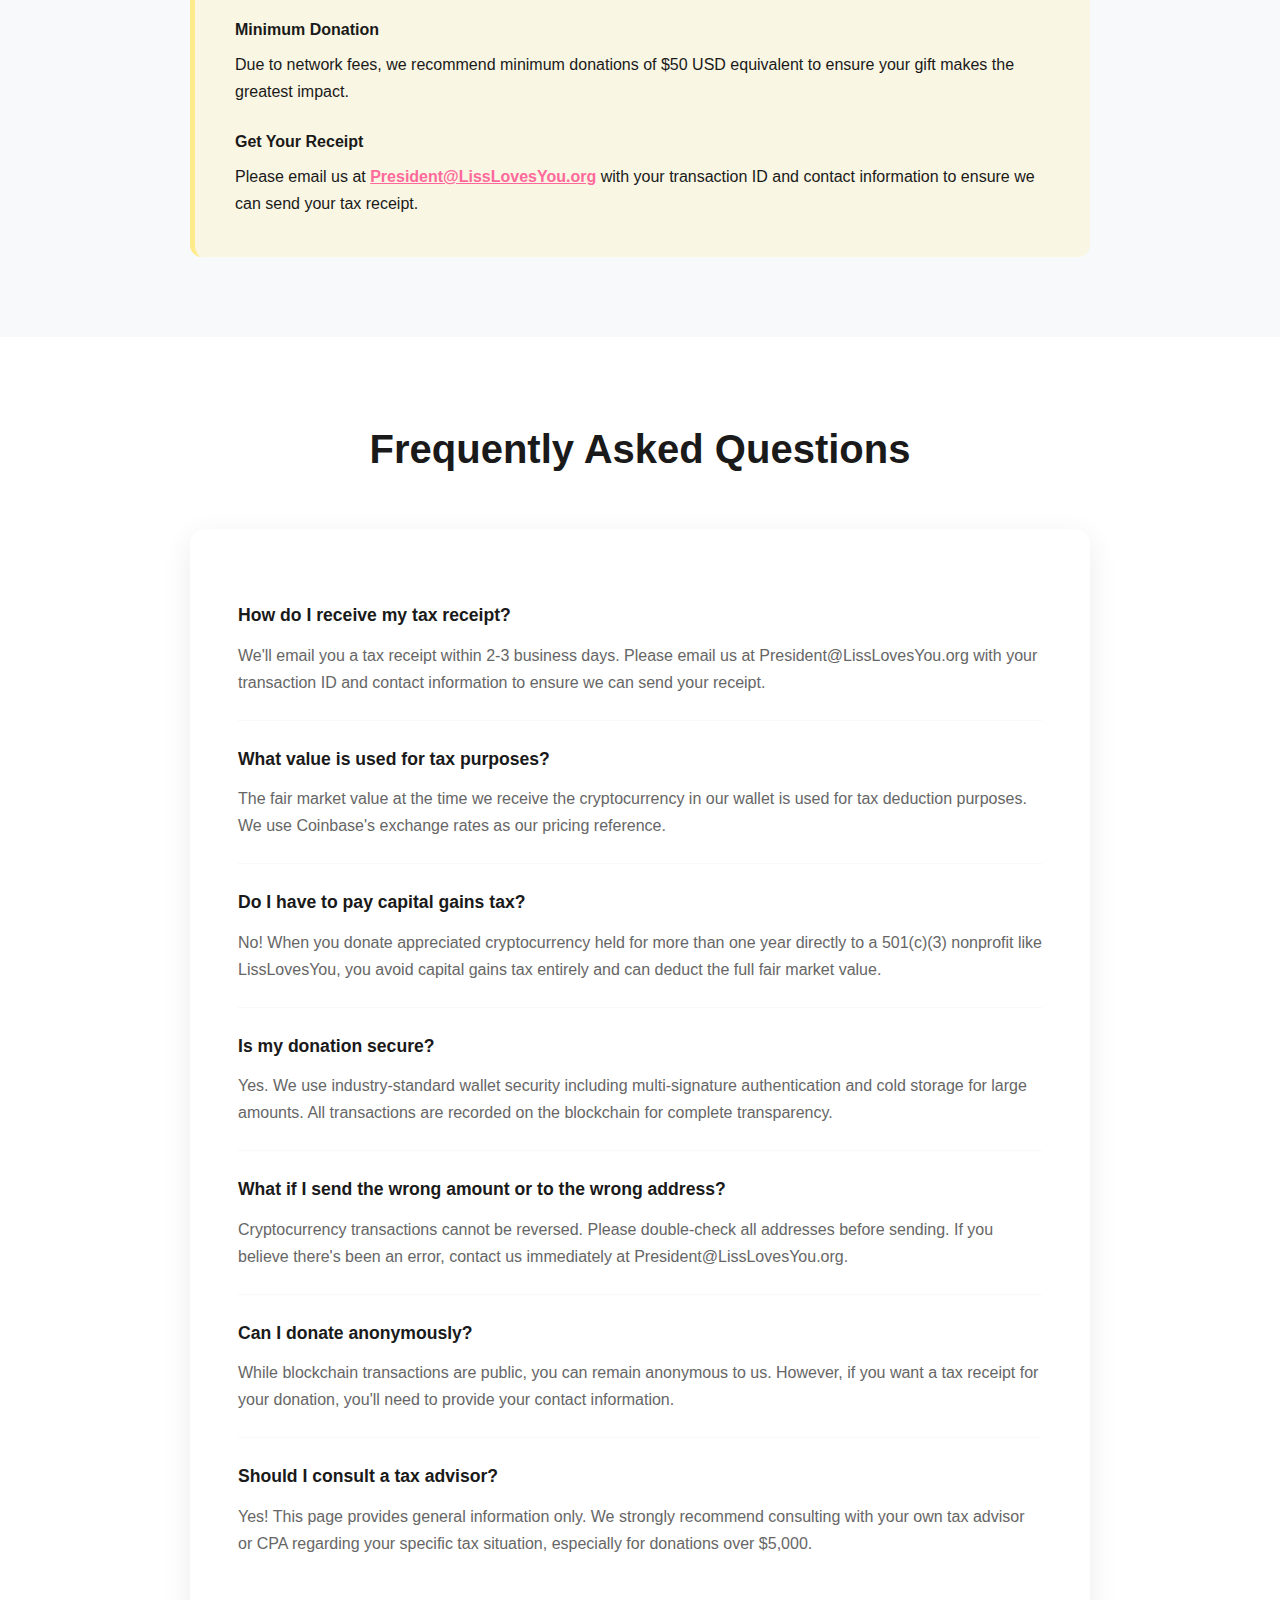
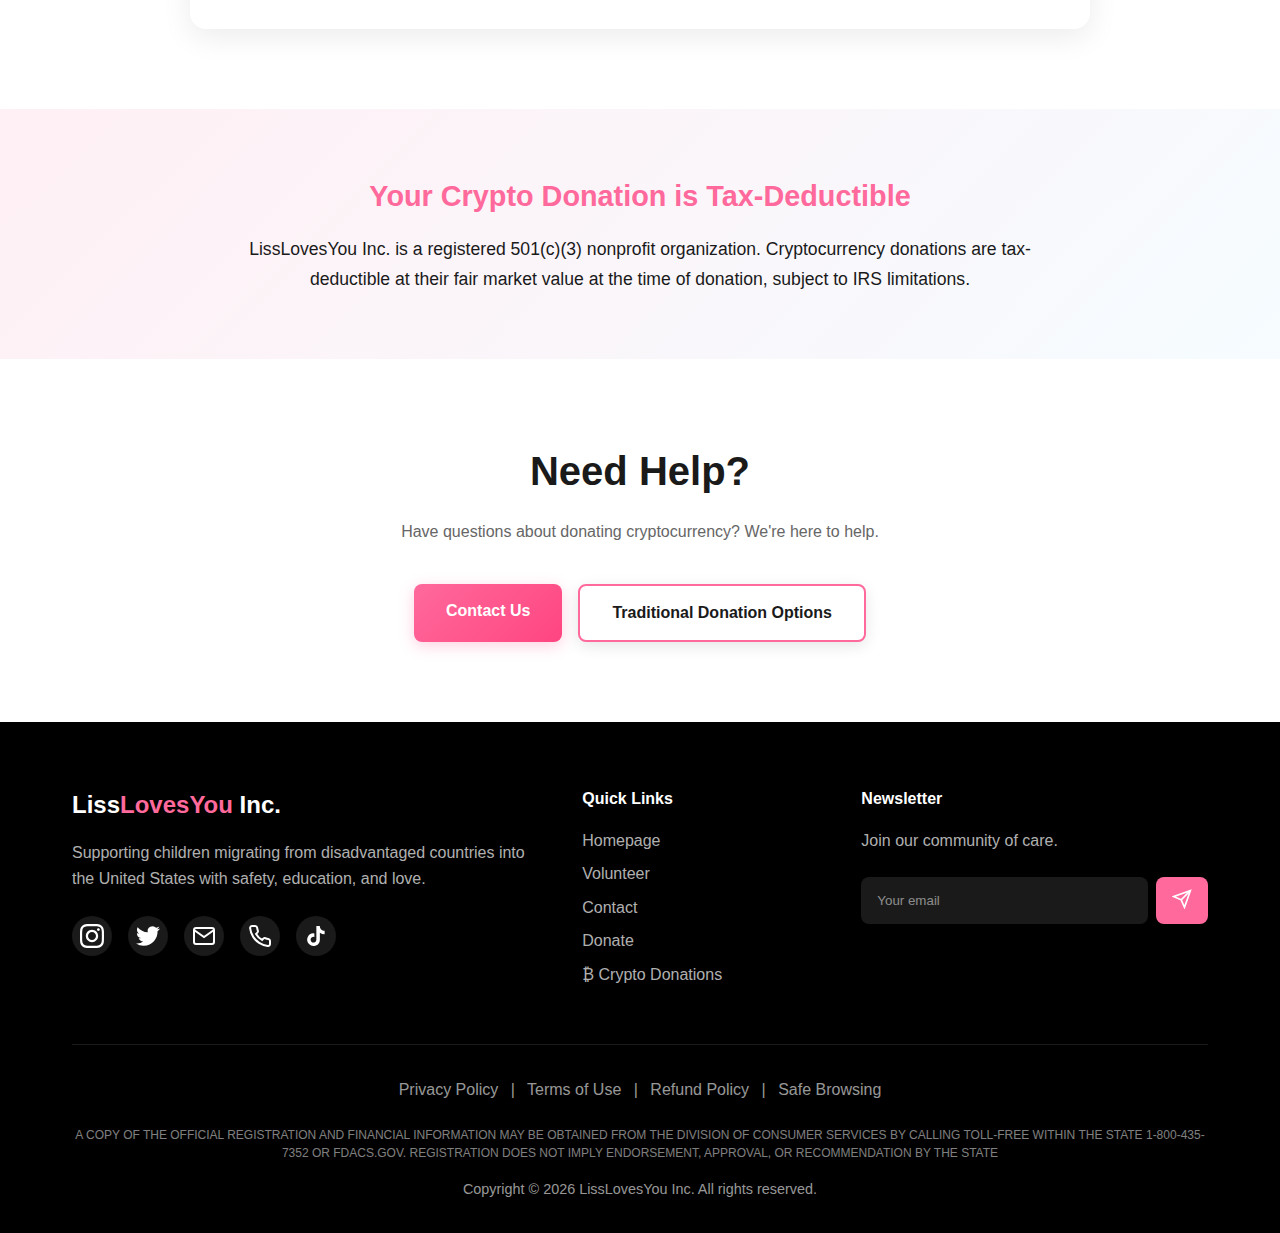
<file: crypto-donations.html>
<!DOCTYPE html>
<html lang="en">
<head>
    <meta charset="UTF-8">
    <meta name="viewport" content="width=device-width, initial-scale=1.0">
    <title>Cryptocurrency Donations | LissLovesYou</title>
    <meta name="description" content="Donate cryptocurrency to LissLovesYou. Tax-deductible Bitcoin, Ethereum, and crypto donations supporting children migrating to the United States.">
    <link rel="stylesheet" href="styles.css">
</head>
<body>
    <nav class="navbar">
        <div class="container nav-container">
            <div class="logo">
                <img src="logo.png" alt="LissLovesYou Logo">
            </div>
            <button class="hamburger" id="hamburger" aria-label="Toggle navigation menu">
                <span></span>
                <span></span>
                <span></span>
            </button>
            <ul class="nav-links" id="navLinks">
                <li><a href="index.html" class="nav-link">Homepage</a></li>
                <li><a href="volunteer.html" class="nav-link">Volunteer</a></li>
                <li><a href="contact.html" class="nav-link">Contact</a></li>
                <li><a href="donate.html" class="nav-link">Donate</a></li>
            </ul>
            <a href="https://www.zeffy.com/en-US/donation-form/donate-to-change-lives-5524" target="_blank" class="donate-btn">Donate</a>
        </div>
    </nav>

    <!-- HERO SECTION -->
    <section style="padding: 5rem 0; background: linear-gradient(135deg, rgba(255,105,155,0.08) 0%, rgba(163,224,255,0.08) 100%); text-align: center;">
        <div class="container">
            <div style="font-size: 3.5rem; margin-bottom: 1rem;">₿ Ξ</div>
            <h1 style="font-size: 3.5rem; margin-bottom: 1rem;">Donate Cryptocurrency</h1>
            <p style="font-size: 1.2rem; color: var(--text-light); max-width: 700px; margin: 0 auto;">Support children's futures with Bitcoin, Ethereum, and other cryptocurrencies. Maximize your tax benefits while making a lasting impact.</p>
        </div>
    </section>

    <!-- WHY DONATE CRYPTO -->
    <section style="padding: 5rem 0;">
        <div class="container">
            <h2 style="text-align: center; font-size: 2.5rem; margin-bottom: 1rem;">Why Donate Cryptocurrency?</h2>
            <p style="text-align: center; color: var(--text-light); max-width: 800px; margin: 0 auto 3rem;">Cryptocurrency donations offer unique advantages for both you and LissLovesYou, helping us do more for children in need.</p>

            <div style="display: grid; grid-template-columns: repeat(auto-fit, minmax(280px, 1fr)); gap: 2rem; margin: 3rem 0;">
                <div style="background: white; padding: 2rem; border-radius: 12px; box-shadow: 0 4px 15px rgba(0,0,0,0.08); border-top: 4px solid var(--pink); transition: all 0.3s ease;">
                    <div style="width: 50px; height: 50px; border-radius: 50%; background: rgba(255,105,155,0.1); display: flex; align-items: center; justify-content: center; margin-bottom: 1rem; font-size: 1.5rem; color: var(--pink);">$</div>
                    <h3 style="margin-bottom: 0.5rem;">Avoid Capital Gains Tax</h3>
                    <p style="color: var(--text-light); line-height: 1.7;">When you donate appreciated cryptocurrency held for more than one year, you avoid paying capital gains tax entirely.</p>
                </div>

                <div style="background: white; padding: 2rem; border-radius: 12px; box-shadow: 0 4px 15px rgba(0,0,0,0.08); border-top: 4px solid var(--light-blue); transition: all 0.3s ease;">
                    <div style="width: 50px; height: 50px; border-radius: 50%; background: rgba(163,224,255,0.2); display: flex; align-items: center; justify-content: center; margin-bottom: 1rem; font-size: 1.5rem; color: #0099cc;">%</div>
                    <h3 style="margin-bottom: 0.5rem;">Deduct Full Market Value</h3>
                    <p style="color: var(--text-light); line-height: 1.7;">Claim a tax deduction for the full fair market value of your cryptocurrency at the time of donation.</p>
                </div>

                <div style="background: white; padding: 2rem; border-radius: 12px; box-shadow: 0 4px 15px rgba(0,0,0,0.08); border-top: 4px solid var(--yellow); transition: all 0.3s ease;">
                    <div style="width: 50px; height: 50px; border-radius: 50%; background: rgba(255,235,137,0.3); display: flex; align-items: center; justify-content: center; margin-bottom: 1rem; font-size: 1.5rem; color: #cc8800;">+</div>
                    <h3 style="margin-bottom: 0.5rem;">Greater Impact</h3>
                    <p style="color: var(--text-light); line-height: 1.7;">More of your donation reaches the children we serve with lower processing fees and no capital gains tax reducing your gift.</p>
                </div>
            </div>

            <!-- TAX EXAMPLE BOX -->
            <div style="background: rgba(163,224,255,0.1); border-left: 5px solid var(--light-blue); padding: 2.5rem; border-radius: 12px; margin-top: 3rem;">
                <h3 style="font-size: 1.5rem; margin-bottom: 1.5rem; color: var(--text-dark);">Example: Maximize Your Impact</h3>
                <p style="color: var(--text-dark); line-height: 1.7; margin-bottom: 1rem;">You purchased Bitcoin for $10,000, and it's now worth $50,000:</p>
                
                <div style="display: grid; grid-template-columns: 1fr 1fr; gap: 2rem; margin: 2rem 0;">
                    <div style="background: white; padding: 1.5rem; border-radius: 8px;">
                        <h4 style="color: var(--text-light); font-size: 0.9rem; margin-bottom: 0.5rem;">Option A: Sell, then donate cash</h4>
                        <p style="font-size: 0.95rem; margin-bottom: 0.5rem;">Capital gains tax (20%): <strong>-$8,000</strong></p>
                        <p style="font-size: 0.95rem; margin-bottom: 0.5rem;">Net donation: <strong>$42,000</strong></p>
                        <p style="font-size: 0.95rem;">Tax deduction: <strong>$42,000</strong></p>
                    </div>
                    
                    <div style="background: linear-gradient(135deg, rgba(255,105,155,0.1) 0%, rgba(163,224,255,0.1) 100%); padding: 1.5rem; border-radius: 8px; border: 2px solid var(--pink);">
                        <h4 style="color: var(--pink); font-size: 0.9rem; margin-bottom: 0.5rem; font-weight: 700;">Option B: Donate crypto directly</h4>
                        <p style="font-size: 0.95rem; margin-bottom: 0.5rem;">Capital gains tax: <strong>$0</strong></p>
                        <p style="font-size: 0.95rem; margin-bottom: 0.5rem;">Net donation: <strong>$50,000</strong></p>
                        <p style="font-size: 0.95rem;">Tax deduction: <strong>$50,000</strong></p>
                    </div>
                </div>
                
                <p style="color: var(--pink); font-weight: 600; font-size: 1.1rem;">By donating crypto directly: $8,000 more to children + $8,000 larger tax deduction!</p>
            </div>
        </div>
    </section>

    <!-- HOW TO DONATE -->
    <section style="padding: 5rem 0; background: var(--gray-bg);">
        <div class="container">
            <h2 style="text-align: center; font-size: 2.5rem; margin-bottom: 3rem;">How to Donate</h2>

            <div style="display: grid; grid-template-columns: repeat(auto-fit, minmax(320px, 1fr)); gap: 2.5rem;">
                <!-- Bitcoin Card -->
                <div style="background: white; border-radius: 16px; overflow: hidden; box-shadow: 0 8px 30px rgba(0,0,0,0.1); border-top: 5px solid #f7931a; transition: all 0.3s ease;">
                    <div style="padding: 2.5rem;">
                        <div style="width: 70px; height: 70px; border-radius: 50%; background: linear-gradient(135deg, #f7931a 0%, #ffa500 100%); display: flex; align-items: center; justify-content: center; margin: 0 auto 1.5rem; font-size: 2rem; color: white; font-weight: bold;">₿</div>
                        <h3 style="text-align: center; margin-bottom: 1rem;">Bitcoin (BTC)</h3>
                        <p style="text-align: center; color: var(--text-light); margin-bottom: 1.5rem;">Send Bitcoin directly to our secure wallet</p>
                        
                        <div style="background: var(--gray-bg); padding: 1rem; border-radius: 8px; margin-bottom: 1rem; border: 2px solid #f7931a;">
                            <p style="font-size: 0.85rem; margin-bottom: 0.5rem; font-weight: 600;">Wallet Address:</p>
                            <p style="font-family: monospace; font-size: 0.85rem; word-break: break-all; color: var(--text-dark);" id="btc-address">3KRQvRogpEmXufVpVfgRfQKAyHGpttX7VW</p>
                        </div>
                        <button onclick="copyAddress('btc-address')" style="width: 100%; padding: 12px; background: #f7931a; color: white; border: none; border-radius: 8px; font-weight: 600; cursor: pointer; transition: all 0.3s ease;">Copy Address</button>
                        
                        <div style="margin: 1.5rem 0; text-align: center;">
                            <img src="btc-qr.jpg" alt="Bitcoin QR Code" style="width: 180px; height: 180px; border-radius: 12px; border: 3px solid #f7931a;">
                        </div>
                    </div>
                </div>

                <!-- Ethereum Card -->
                <div style="background: white; border-radius: 16px; overflow: hidden; box-shadow: 0 8px 30px rgba(0,0,0,0.1); border-top: 5px solid #627eea; transition: all 0.3s ease;">
                    <div style="padding: 2.5rem;">
                        <div style="width: 70px; height: 70px; border-radius: 50%; background: linear-gradient(135deg, #627eea 0%, #8a9cff 100%); display: flex; align-items: center; justify-content: center; margin: 0 auto 1.5rem; font-size: 2rem; color: white; font-weight: bold;">Ξ</div>
                        <h3 style="text-align: center; margin-bottom: 1rem;">Ethereum (ETH)</h3>
                        <p style="text-align: center; color: var(--text-light); margin-bottom: 1.5rem;">Send Ethereum or ERC-20 tokens</p>
                        
                        <div style="background: var(--gray-bg); padding: 1rem; border-radius: 8px; margin-bottom: 1rem; border: 2px solid #627eea;">
                            <p style="font-size: 0.85rem; margin-bottom: 0.5rem; font-weight: 600;">Wallet Address:</p>
                            <p style="font-family: monospace; font-size: 0.85rem; word-break: break-all; color: var(--text-dark);" id="eth-address">0xD341e88D98c5635E39FE9540Aba02321f13307a7</p>
                        </div>
                        <button onclick="copyAddress('eth-address')" style="width: 100%; padding: 12px; background: #627eea; color: white; border: none; border-radius: 8px; font-weight: 600; cursor: pointer; transition: all 0.3s ease;">Copy Address</button>
                        
                        <div style="margin: 1.5rem 0; text-align: center;">
                            <img src="eth-qr.jpg" alt="Ethereum QR Code" style="width: 180px; height: 180px; border-radius: 12px; border: 3px solid #627eea;">
                        </div>
                    </div>
                </div>

                <!-- Other Cryptocurrencies Card -->
                <div style="background: white; border-radius: 16px; overflow: hidden; box-shadow: 0 8px 30px rgba(0,0,0,0.1); border-top: 5px solid var(--pink); transition: all 0.3s ease;">
                    <div style="padding: 2.5rem;">
                        <div style="width: 70px; height: 70px; border-radius: 50%; background: linear-gradient(135deg, var(--pink) 0%, var(--light-pink) 100%); display: flex; align-items: center; justify-content: center; margin: 0 auto 1.5rem; font-size: 1.8rem; color: white;">♦</div>
                        <h3 style="text-align: center; margin-bottom: 1rem;">Other Cryptocurrencies</h3>
                        <p style="text-align: center; color: var(--text-light); margin-bottom: 1.5rem;">We accept many cryptocurrencies</p>
                        
                        <div style="background: rgba(255,105,155,0.05); padding: 1.5rem; border-radius: 8px; margin-bottom: 1.5rem;">
                            <p style="font-weight: 600; margin-bottom: 0.5rem;">Supported:</p>
                            <p style="color: var(--text-light); font-size: 0.95rem;">USDC, USDT, DAI, Litecoin (LTC), Bitcoin Cash (BCH), and more</p>
                        </div>
                        
                        <p style="text-align: center; margin: 2rem 0; color: var(--text-dark);">Contact us for wallet addresses:</p>
                        <a href="mailto:President@LissLovesYou.org" class="btn btn-primary" style="width: 100%; text-align: center; display: block;">Email Us</a>
                    </div>
                </div>
            </div>
        </div>
    </section>

    <!-- TAX INFORMATION -->
    <section style="padding: 5rem 0;">
        <div class="container">
            <h2 style="text-align: center; font-size: 2.5rem; margin-bottom: 3rem;">Tax Information for Donors</h2>

            <div style="max-width: 900px; margin: 0 auto;">
                <!-- IRS Treatment -->
                <div style="background: white; padding: 2.5rem; border-radius: 12px; margin-bottom: 2rem; box-shadow: 0 4px 15px rgba(0,0,0,0.08);">
                    <h3 style="color: var(--pink); margin-bottom: 1rem;">How the IRS Treats Cryptocurrency Donations</h3>
                    <p style="line-height: 1.7; margin-bottom: 1rem;">The IRS treats cryptocurrency as <strong>property</strong>, not currency (IRS Notice 2014-21). This means the same favorable tax rules that apply to donating stocks or real estate also apply to cryptocurrency donations.</p>
                    
                    <div style="background: rgba(163,224,255,0.1); padding: 1.5rem; border-radius: 8px; border-left: 4px solid var(--light-blue); margin-top: 1.5rem;">
                        <h4 style="margin-bottom: 0.75rem;">Holding Period Matters:</h4>
                        <p style="margin-bottom: 0.5rem;"><strong>Held MORE than one year:</strong> Deduct full fair market value (most tax-efficient)</p>
                        <p><strong>Held one year or LESS:</strong> Deduction limited to your original cost</p>
                    </div>
                </div>

                <!-- AGI Limitations -->
                <div style="background: white; padding: 2.5rem; border-radius: 12px; margin-bottom: 2rem; box-shadow: 0 4px 15px rgba(0,0,0,0.08);">
                    <h3 style="color: var(--pink); margin-bottom: 1rem;">Deduction Limitations</h3>
                    <p style="line-height: 1.7; margin-bottom: 1.5rem;">Your deduction may be limited based on your Adjusted Gross Income (AGI):</p>
                    
                    <ul style="list-style: none; padding: 0; margin-bottom: 1.5rem;">
                        <li style="padding: 1rem; background: var(--gray-bg); border-radius: 8px; margin-bottom: 0.5rem;">
                            <strong>Long-term crypto (held >1 year):</strong> Limited to 30% of AGI
                        </li>
                        <li style="padding: 1rem; background: var(--gray-bg); border-radius: 8px;">
                            <strong>Short-term crypto (held ≤1 year):</strong> Limited to 50% of AGI
                        </li>
                    </ul>
                    
                    <p style="color: var(--text-dark); font-weight: 600;">Good news: Excess deductions can be carried forward for up to 5 years!</p>
                </div>

                <!-- What You'll Receive -->
                <div style="background: white; padding: 2.5rem; border-radius: 12px; margin-bottom: 2rem; box-shadow: 0 4px 15px rgba(0,0,0,0.08);">
                    <h3 style="color: var(--pink); margin-bottom: 1rem;">What You'll Receive from LissLovesYou</h3>
                    <p style="line-height: 1.7; margin-bottom: 1.5rem;">We'll email you an official donation receipt within 2-3 business days containing:</p>
                    
                    <ul style="line-height: 2; color: var(--text-dark);">
                        <li>LissLovesYou Inc. name, address, and EIN</li>
                        <li>Date of contribution (blockchain confirmation time)</li>
                        <li>Description of property donated (cryptocurrency type and amount)</li>
                        <li>Fair market value at time of receipt (USD value)</li>
                        <li>Statement that no goods or services were provided in exchange</li>
                    </ul>
                    
                    <div style="background: rgba(255,235,137,0.2); padding: 1.5rem; border-radius: 8px; border-left: 4px solid var(--yellow); margin-top: 1.5rem;">
                        <p style="font-weight: 600; margin-bottom: 0.5rem;">Important for Large Donations:</p>
                        <p style="font-size: 0.95rem;">For cryptocurrency donations over $5,000, you must obtain a <strong>qualified appraisal</strong> and file <strong>Form 8283</strong> with your tax return. We'll provide a signed acknowledgment for Part IV of the form.</p>
                    </div>
                </div>

                <!-- Fair Market Value -->
                <div style="background: white; padding: 2.5rem; border-radius: 12px; box-shadow: 0 4px 15px rgba(0,0,0,0.08);">
                    <h3 style="color: var(--pink); margin-bottom: 1rem;">How We Determine Fair Market Value</h3>
                    <p style="line-height: 1.7;">LissLovesYou determines the fair market value of cryptocurrency donations using:</p>
                    
                    <ol style="line-height: 2; color: var(--text-dark); padding-left: 1.5rem; margin: 1.5rem 0;">
                        <li><strong>Timestamp:</strong> The blockchain confirmation time when we receive the cryptocurrency</li>
                        <li><strong>Exchange Rate:</strong> Coinbase's reported price (which averages major exchanges)</li>
                        <li><strong>Documentation:</strong> We record the exact timestamp and exchange rate for IRS compliance</li>
                    </ol>
                    
                    <p style="color: var(--text-light); font-size: 0.95rem;">This methodology is accepted by the IRS as a "good faith" valuation using reputable exchange rates.</p>
                </div>
            </div>
        </div>
    </section>

    <!-- IMPORTANT NOTES -->
    <section style="padding: 5rem 0; background: var(--gray-bg);">
        <div class="container">
            <div style="max-width: 900px; margin: 0 auto;">
                <div style="background: rgba(255,235,137,0.2); border-left: 5px solid var(--yellow); padding: 2.5rem; border-radius: 12px;">
                    <h3 style="margin-bottom: 1rem; color: var(--text-dark);">Important Notes</h3>
                    
                    <div style="margin-bottom: 1.5rem;">
                        <h4 style="margin-bottom: 0.5rem; color: var(--text-dark);">Double-Check Wallet Addresses</h4>
                        <p style="color: var(--text-dark); line-height: 1.7;">Cryptocurrency transactions cannot be reversed. Always verify the wallet address before sending your donation.</p>
                    </div>
                    
                    <div style="margin-bottom: 1.5rem;">
                        <h4 style="margin-bottom: 0.5rem; color: var(--text-dark);">Network Fees</h4>
                        <p style="color: var(--text-dark); line-height: 1.7;">You are responsible for blockchain transaction fees (gas fees). These fees vary based on network congestion.</p>
                    </div>
                    
                    <div style="margin-bottom: 1.5rem;">
                        <h4 style="margin-bottom: 0.5rem; color: var(--text-dark);">Minimum Donation</h4>
                        <p style="color: var(--text-dark); line-height: 1.7;">Due to network fees, we recommend minimum donations of $50 USD equivalent to ensure your gift makes the greatest impact.</p>
                    </div>
                    
                    <div>
                        <h4 style="margin-bottom: 0.5rem; color: var(--text-dark);">Get Your Receipt</h4>
                        <p style="color: var(--text-dark); line-height: 1.7;">Please email us at <a href="mailto:President@LissLovesYou.org" style="color: var(--pink); font-weight: 600;">President@LissLovesYou.org</a> with your transaction ID and contact information to ensure we can send your tax receipt.</p>
                    </div>
                </div>
            </div>
        </div>
    </section>

    <!-- FAQ SECTION -->
    <section style="padding: 5rem 0;">
        <div class="container">
            <h2 style="text-align: center; font-size: 2.5rem; margin-bottom: 3rem;">Frequently Asked Questions</h2>
            
            <div style="max-width: 900px; margin: 0 auto; background: white; padding: 3rem; border-radius: 16px; box-shadow: 0 8px 30px rgba(0,0,0,0.08);">
                
                <div style="border-bottom: 1px solid var(--gray-bg); padding: 1.5rem 0;">
                    <h3 style="color: var(--text-dark); font-size: 1.1rem; margin-bottom: 0.75rem;">How do I receive my tax receipt?</h3>
                    <p style="color: var(--text-light); line-height: 1.7;">We'll email you a tax receipt within 2-3 business days. Please email us at President@LissLovesYou.org with your transaction ID and contact information to ensure we can send your receipt.</p>
                </div>

                <div style="border-bottom: 1px solid var(--gray-bg); padding: 1.5rem 0;">
                    <h3 style="color: var(--text-dark); font-size: 1.1rem; margin-bottom: 0.75rem;">What value is used for tax purposes?</h3>
                    <p style="color: var(--text-light); line-height: 1.7;">The fair market value at the time we receive the cryptocurrency in our wallet is used for tax deduction purposes. We use Coinbase's exchange rates as our pricing reference.</p>
                </div>

                <div style="border-bottom: 1px solid var(--gray-bg); padding: 1.5rem 0;">
                    <h3 style="color: var(--text-dark); font-size: 1.1rem; margin-bottom: 0.75rem;">Do I have to pay capital gains tax?</h3>
                    <p style="color: var(--text-light); line-height: 1.7;">No! When you donate appreciated cryptocurrency held for more than one year directly to a 501(c)(3) nonprofit like LissLovesYou, you avoid capital gains tax entirely and can deduct the full fair market value.</p>
                </div>

                <div style="border-bottom: 1px solid var(--gray-bg); padding: 1.5rem 0;">
                    <h3 style="color: var(--text-dark); font-size: 1.1rem; margin-bottom: 0.75rem;">Is my donation secure?</h3>
                    <p style="color: var(--text-light); line-height: 1.7;">Yes. We use industry-standard wallet security including multi-signature authentication and cold storage for large amounts. All transactions are recorded on the blockchain for complete transparency.</p>
                </div>

                <div style="border-bottom: 1px solid var(--gray-bg); padding: 1.5rem 0;">
                    <h3 style="color: var(--text-dark); font-size: 1.1rem; margin-bottom: 0.75rem;">What if I send the wrong amount or to the wrong address?</h3>
                    <p style="color: var(--text-light); line-height: 1.7;">Cryptocurrency transactions cannot be reversed. Please double-check all addresses before sending. If you believe there's been an error, contact us immediately at President@LissLovesYou.org.</p>
                </div>

                <div style="border-bottom: 1px solid var(--gray-bg); padding: 1.5rem 0;">
                    <h3 style="color: var(--text-dark); font-size: 1.1rem; margin-bottom: 0.75rem;">Can I donate anonymously?</h3>
                    <p style="color: var(--text-light); line-height: 1.7;">While blockchain transactions are public, you can remain anonymous to us. However, if you want a tax receipt for your donation, you'll need to provide your contact information.</p>
                </div>

                <div style="padding: 1.5rem 0;">
                    <h3 style="color: var(--text-dark); font-size: 1.1rem; margin-bottom: 0.75rem;">Should I consult a tax advisor?</h3>
                    <p style="color: var(--text-light); line-height: 1.7;">Yes! This page provides general information only. We strongly recommend consulting with your own tax advisor or CPA regarding your specific tax situation, especially for donations over $5,000.</p>
                </div>

            </div>
        </div>
    </section>

    <!-- TAX DEDUCTIBLE NOTICE -->
    <section style="padding: 4rem 0; background: linear-gradient(135deg, rgba(255,105,155,0.1) 0%, rgba(163,224,255,0.1) 100%);">
        <div class="container">
            <div style="max-width: 800px; margin: 0 auto; text-align: center;">
                <h3 style="font-size: 1.8rem; margin-bottom: 1rem; color: var(--pink);">Your Crypto Donation is Tax-Deductible</h3>
                <p style="font-size: 1.1rem; line-height: 1.7; color: var(--text-dark);">LissLovesYou Inc. is a registered 501(c)(3) nonprofit organization. Cryptocurrency donations are tax-deductible at their fair market value at the time of donation, subject to IRS limitations.</p>
            </div>
        </div>
    </section>

    <!-- NEED HELP -->
    <section style="padding: 5rem 0; text-align: center;">
        <div class="container">
            <h2 style="font-size: 2.5rem; margin-bottom: 1rem;">Need Help?</h2>
            <p style="color: var(--text-light); max-width: 600px; margin: 0 auto 2.5rem;">Have questions about donating cryptocurrency? We're here to help.</p>
            <div style="display: flex; gap: 1rem; justify-content: center; flex-wrap: wrap;">
                <a href="contact.html" class="btn btn-primary">Contact Us</a>
                <a href="donate.html" class="btn btn-secondary">Traditional Donation Options</a>
            </div>
        </div>
    </section>

    <footer class="footer">
        <div class="container">
            <div class="footer-content">
                <div class="footer-col">
                    <h3 class="footer-title">Liss<span class="loves-you">LovesYou</span> Inc.</h3>
                    <p>Supporting children migrating from disadvantaged countries into the United States with safety, education, and love.</p>
                    <div class="social-icons">
                        <a href="https://www.instagram.com/lisslovesyouorg?igsh=Z25xYTR3cWc0djk3" target="_blank" aria-label="Instagram"><svg width="24" height="24" viewBox="0 0 24 24" fill="currentColor"><path d="M12 2.163c3.204 0 3.584.012 4.85.07 3.252.148 4.771 1.691 4.919 4.919.058 1.265.069 1.645.069 4.849 0 3.205-.012 3.584-.069 4.849-.149 3.225-1.664 4.771-4.919 4.919-1.266.058-1.644.07-4.85.07-3.204 0-3.584-.012-4.849-.07-3.26-.149-4.771-1.699-4.919-4.92-.058-1.265-.07-1.644-.07-4.849 0-3.204.013-3.583.07-4.849.149-3.227 1.664-4.771 4.919-4.919 1.266-.057 1.645-.069 4.849-.069zm0-2.163c-3.259 0-3.667.014-4.947.072-4.358.2-6.78 2.618-6.98 6.98-.059 1.281-.073 1.689-.073 4.948 0 3.259.014 3.668.072 4.948.2 4.358 2.618 6.78 6.98 6.98 1.281.058 1.689.072 4.948.072 3.259 0 3.668-.014 4.948-.072 4.354-.2 6.782-2.618 6.979-6.98.059-1.28.073-1.689.073-4.948 0-3.259-.014-3.667-.072-4.947-.196-4.354-2.617-6.78-6.979-6.98-1.281-.059-1.69-.073-4.949-.073zm0 5.838c-3.403 0-6.162 2.759-6.162 6.162s2.759 6.163 6.162 6.163 6.162-2.759 6.162-6.163c0-3.403-2.759-6.162-6.162-6.162zm0 10.162c-2.209 0-4-1.79-4-4 0-2.209 1.791-4 4-4s4 1.791 4 4c0 2.21-1.791 4-4 4zm6.406-11.845c-.796 0-1.441.645-1.441 1.44s.645 1.44 1.441 1.44c.795 0 1.439-.645 1.439-1.44s-.644-1.44-1.439-1.44z"/></svg></a>
                        <a href="https://x.com/lisslovesyouorg?s=21&t=ozc5eb7XLZ3u6HCBC7eM7w" target="_blank" aria-label="Twitter"><svg width="24" height="24" viewBox="0 0 24 24" fill="currentColor"><path d="M23.953 4.57a10 10 0 01-2.825.775 4.958 4.958 0 002.163-2.723c-.951.555-2.005.959-3.127 1.184a4.92 4.92 0 00-8.384 4.482C7.69 8.095 4.067 6.13 1.64 3.162a4.822 4.822 0 00-.666 2.475c0 1.71.87 3.213 2.188 4.096a4.904 4.904 0 01-2.228-.616v.06a4.923 4.923 0 003.946 4.827 4.996 4.996 0 01-2.212.085 4.936 4.936 0 004.604 3.417 9.867 9.867 0 01-6.102 2.105c-.39 0-.779-.023-1.17-.067a13.995 13.995 0 007.557 2.209c9.053 0 13.998-7.496 13.998-13.985 0-.21 0-.42-.015-.63A9.935 9.935 0 0024 4.59z"/></svg></a>
                        <a href="mailto:President@LissLovesYou.org" aria-label="Email"><svg width="24" height="24" viewBox="0 0 24 24" fill="none" stroke="currentColor" stroke-width="2"><path d="M4 4h16c1.1 0 2 .9 2 2v12c0 1.1-.9 2-2 2H4c-1.1 0-2-.9-2-2V6c0-1.1.9-2 2-2z"></path><polyline points="22,6 12,13 2,6"></polyline></svg></a>
                        <a href="tel:+4407723466872" aria-label="Phone"><svg width="24" height="24" viewBox="0 0 24 24" fill="none" stroke="currentColor" stroke-width="2"><path d="M22 16.92v3a2 2 0 0 1-2.18 2 19.79 19.79 0 0 1-8.63-3.07 19.5 19.5 0 0 1-6-6 19.79 19.79 0 0 1-3.07-8.67A2 2 0 0 1 4.11 2h3a2 2 0 0 1 2 1.72 12.84 12.84 0 0 0 .7 2.81 2 2 0 0 1-.45 2.11L8.09 9.91a16 16 0 0 0 6 6l1.27-1.27a2 2 0 0 1 2.11-.45 12.84 12.84 0 0 0 2.81.7A2 2 0 0 1 22 16.92z"></path></svg></a>
                        <a href="https://www.tiktok.com/@lisslovesyouorg?_r=1&_t=ZP-924zbl2Trby" target="_blank" aria-label="TikTok"><svg width="24" height="24" viewBox="0 0 24 24" fill="currentColor"><path d="M19.59 6.69a4.83 4.83 0 01-3.77-4.25V2h-3.45v13.67a2.89 2.89 0 01-5.2 1.74 2.89 2.89 0 012.31-4.64 2.93 2.93 0 01.88.13V9.4a6.84 6.84 0 00-1-.05A6.33 6.33 0 005 20.1a6.34 6.34 0 0010.86-4.43v-7a8.16 8.16 0 004.77 1.52v-3.4a4.85 4.85 0 01-1-.1z"/></svg></a>
                    </div>
                </div>
                <div class="footer-col">
                    <h4>Quick Links</h4>
                    <ul class="footer-links">
                        <li><a href="index.html">Homepage</a></li>
                        <li><a href="volunteer.html">Volunteer</a></li>
                        <li><a href="contact.html">Contact</a></li>
                        <li><a href="donate.html">Donate</a></li>
                        <li><a href="crypto-donations.html">₿ Crypto Donations</a></li>
                    </ul>
                </div>
                <div class="footer-col">
                    <h4>Newsletter</h4>
                    <p>Join our community of care.</p>
                    <form class="newsletter-form">
                        <input type="email" placeholder="Your email" required>
                        <button type="submit" class="newsletter-btn">
                            <svg width="20" height="20" viewBox="0 0 24 24" fill="none" stroke="currentColor" stroke-width="2">
                                <line x1="22" y1="2" x2="11" y2="13"></line>
                                <polygon points="22 2 15 22 11 13 2 9 22 2"></polygon>
                            </svg>
                        </button>
                    </form>
                </div>
            </div>
            <div class="footer-bottom">
                <div class="footer-legal-links">
                    <a href="privacy-policy.html">Privacy Policy</a>
                    <span>|</span>
                    <a href="terms-of-use.html">Terms of Use</a>
                    <span>|</span>
                    <a href="refund-policy.html">Refund Policy</a>
                    <span>|</span>
                    <a href="safe-browsing.html">Safe Browsing</a>
                </div>
                <p class="disclaimer">A COPY OF THE OFFICIAL REGISTRATION AND FINANCIAL INFORMATION MAY BE OBTAINED FROM THE DIVISION OF CONSUMER SERVICES BY CALLING TOLL-FREE WITHIN THE STATE 1-800-435-7352 OR FDACS.GOV. REGISTRATION DOES NOT IMPLY ENDORSEMENT, APPROVAL, OR RECOMMENDATION BY THE STATE</p>
                <p class="copyright">Copyright © 2026 LissLovesYou Inc. All rights reserved.</p>
            </div>
        </div>
        <button class="scroll-to-top" id="scrollToTop">
            <svg width="24" height="24" viewBox="0 0 24 24" fill="none" stroke="currentColor" stroke-width="2">
                <polyline points="18 15 12 9 6 15"></polyline>
            </svg>
        </button>
    </footer>

    <script src="script.js"></script>
    <script>
        function copyAddress(elementId) {
            const address = document.getElementById(elementId).textContent;
            navigator.clipboard.writeText(address).then(() => {
                alert('Address copied to clipboard!');
            }).catch(err => {
                console.error('Failed to copy:', err);
            });
        }
    </script>
</body>
</html>
</file>
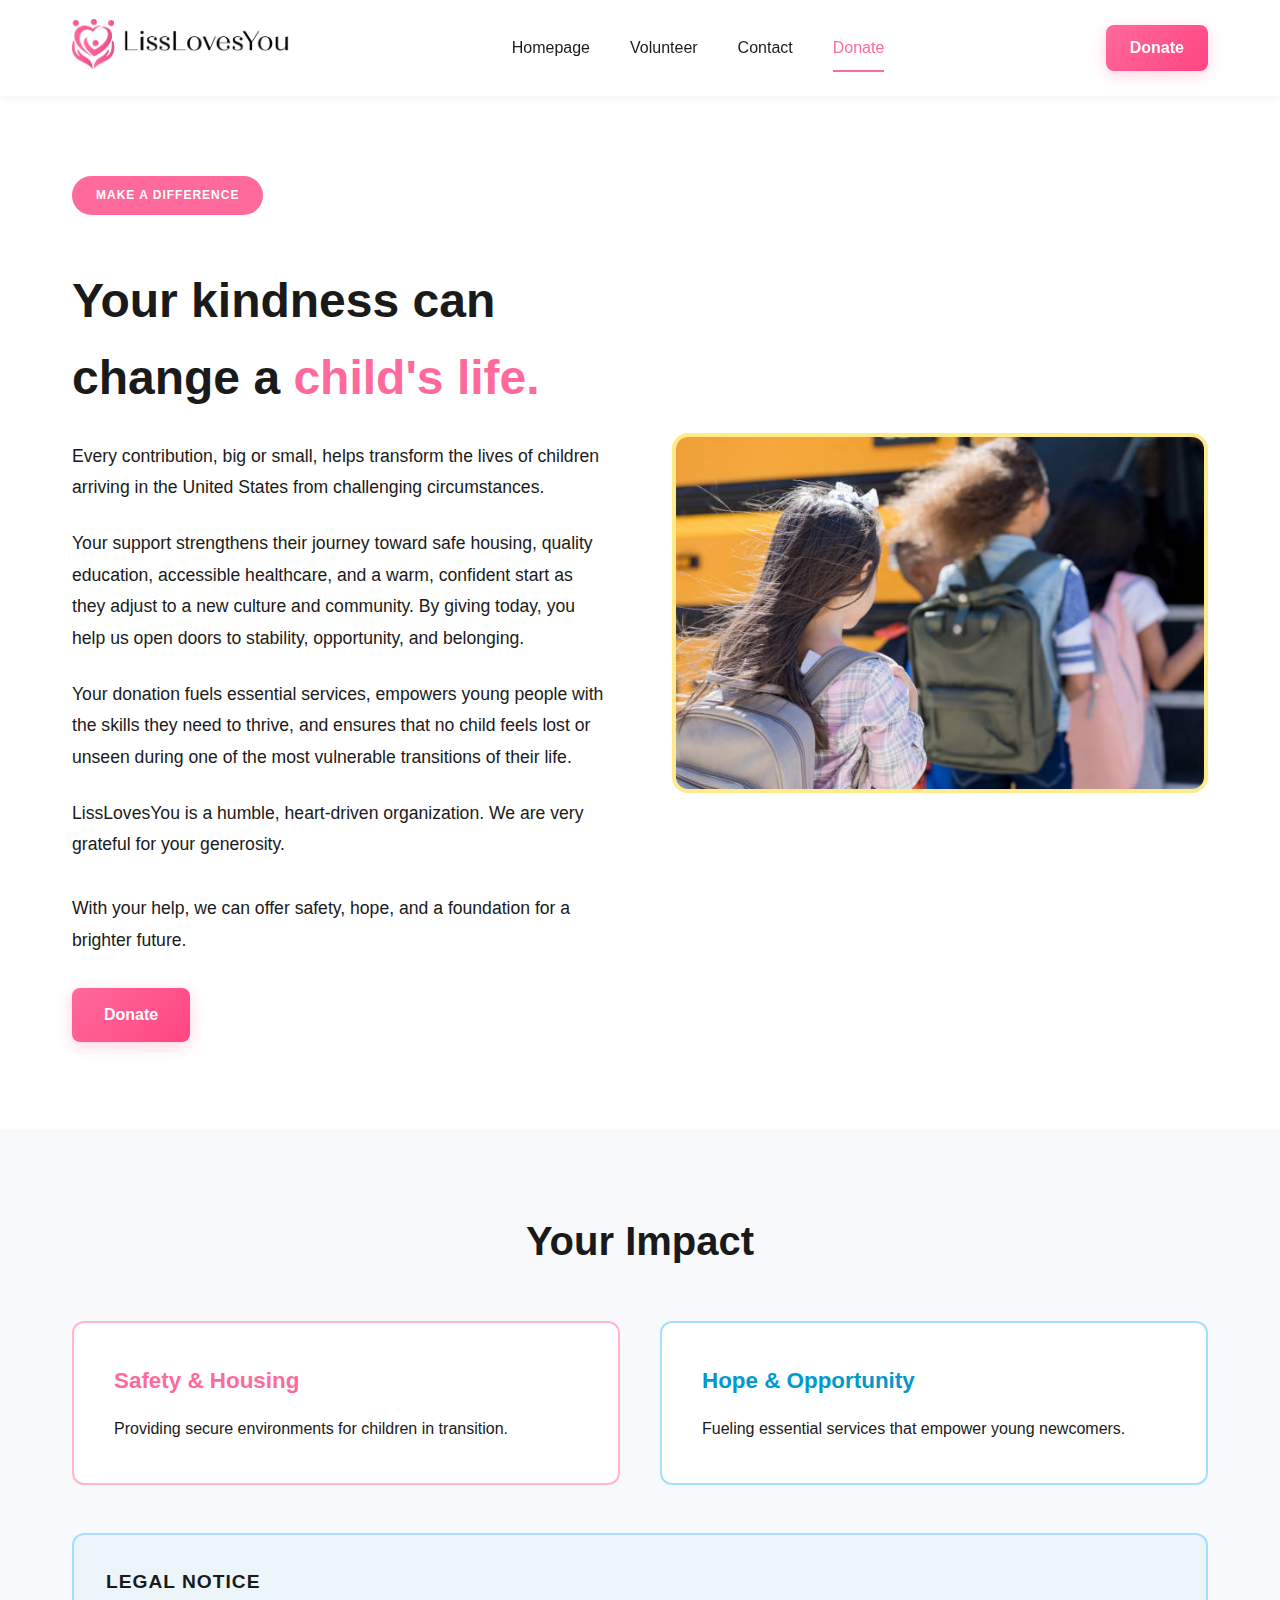
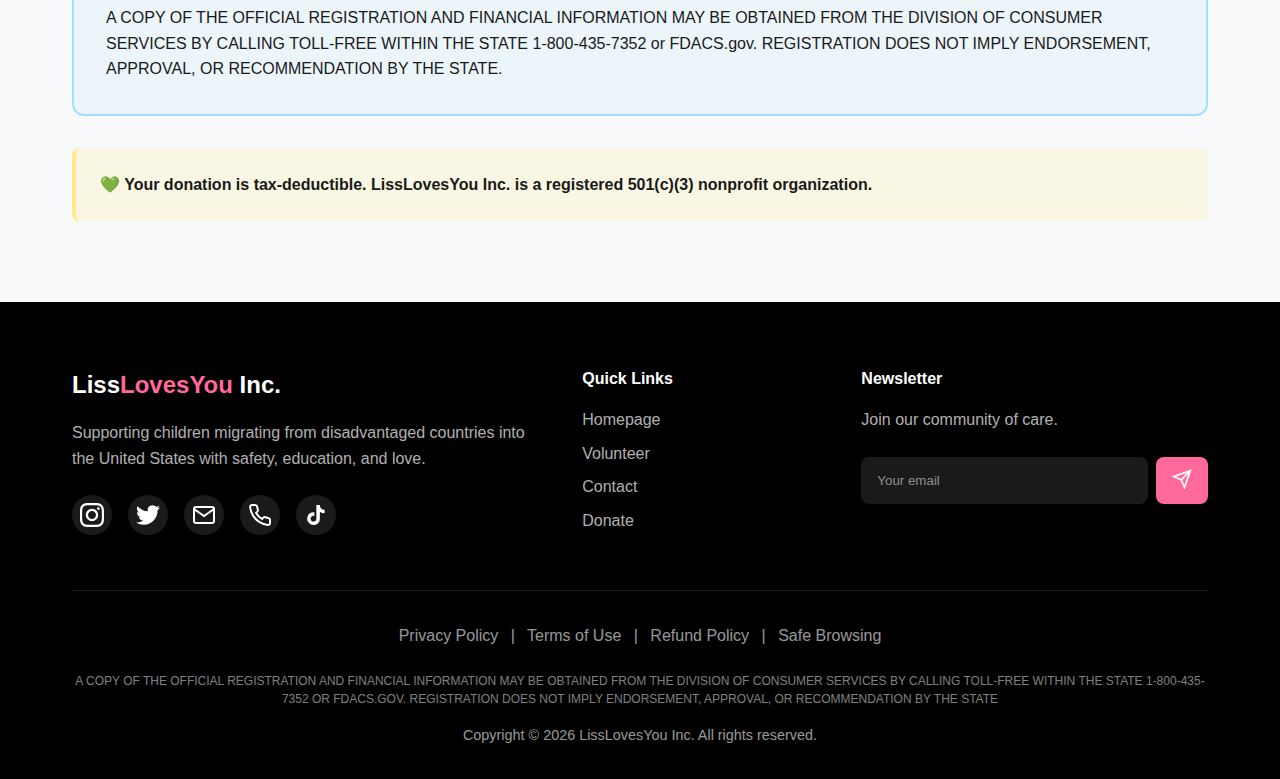
<file: donate.html>
<!DOCTYPE html>
<html lang="en">
<head>
    <meta charset="UTF-8">
    <meta name="viewport" content="width=device-width, initial-scale=1.0">
    <title>Donate - LissLovesYou</title>
    <link rel="stylesheet" href="styles.css">
</head>
<body>
    <nav class="navbar">
        <div class="container nav-container">
            <div class="logo">
                <img src="logo.png" alt="LissLovesYou Logo">
            </div>
            <ul class="nav-links">
                <li><a href="index.html" class="nav-link">Homepage</a></li>
                <li><a href="volunteer.html" class="nav-link">Volunteer</a></li>
                <li><a href="contact.html" class="nav-link">Contact</a></li>
                <li><a href="donate.html" class="nav-link active">Donate</a></li>
            </ul>
            <a href="https://www.zeffy.com/en-US/donation-form/donate-to-change-lives-5524" target="_blank" class="donate-btn">Donate</a>
        </div>
    </nav>

    <section style="padding: 5rem 0;">
        <div class="container">
            <div style="display: grid; grid-template-columns: 1fr 1fr; gap: 4rem; align-items: center;">
                <div>
                    <div class="badge" style="background: var(--pink); color: white;">MAKE A DIFFERENCE</div>
                    <h1 style="font-size: 3rem; margin-bottom: 1.5rem; margin-top: 1rem;">Your kindness can change a <span style="color: var(--pink);">child's life.</span></h1>
                    <p style="font-size: 1.1rem; line-height: 1.8; color: var(--text-dark); margin-bottom: 1.5rem;">Every contribution, big or small, helps transform the lives of children arriving in the United States from challenging circumstances.</p>
                    <p style="font-size: 1.1rem; line-height: 1.8; color: var(--text-dark); margin-bottom: 1.5rem;">Your support strengthens their journey toward safe housing, quality education, accessible healthcare, and a warm, confident start as they adjust to a new culture and community. By giving today, you help us open doors to stability, opportunity, and belonging.</p>
                    <p style="font-size: 1.1rem; line-height: 1.8; color: var(--text-dark); margin-bottom: 1.5rem;">Your donation fuels essential services, empowers young people with the skills they need to thrive, and ensures that no child feels lost or unseen during one of the most vulnerable transitions of their life.</p>
                    <p style="font-size: 1.1rem; line-height: 1.8; color: var(--text-dark); margin-bottom: 2rem;">LissLovesYou is a humble, heart-driven organization. We are very grateful for your generosity.</p>
                    <p style="font-size: 1.1rem; line-height: 1.8; color: var(--text-dark); margin-bottom: 2rem;">With your help, we can offer safety, hope, and a foundation for a brighter future.</p>
                    <a href="https://www.zeffy.com/en-US/donation-form/donate-to-change-lives-5524" target="_blank" class="btn btn-primary">Donate</a>
                </div>
                <div style="border-radius: 16px; overflow: hidden; border: 4px solid var(--yellow);">
                    <img src="hands-image.jpg" alt="Children with backpacks" style="width: 100%; height: auto; display: block;">
                </div>
            </div>
        </div>
    </section>

    <section style="padding: 5rem 0; background: var(--gray-bg);">
        <div class="container">
            <h2 style="text-align: center; font-size: 2.5rem; margin-bottom: 3rem;">Your Impact</h2>
            <div style="display: grid; grid-template-columns: repeat(2, 1fr); gap: 2.5rem;">
                <div style="background: white; padding: 2.5rem; border-radius: 12px; border: 2px solid var(--light-pink);">
                    <h3 style="font-size: 1.4rem; margin-bottom: 1rem; color: var(--pink);">Safety & Housing</h3>
                    <p style="color: var(--text-dark); line-height: 1.7;">Providing secure environments for children in transition.</p>
                </div>
                <div style="background: white; padding: 2.5rem; border-radius: 12px; border: 2px solid var(--light-blue);">
                    <h3 style="font-size: 1.4rem; margin-bottom: 1rem; color: #0099cc;">Hope & Opportunity</h3>
                    <p style="color: var(--text-dark); line-height: 1.7;">Fueling essential services that empower young newcomers.</p>
                </div>
            </div>
            <div style="background: rgba(163, 224, 255, 0.15); padding: 2rem; border-radius: 12px; margin-top: 3rem; border: 2px solid var(--light-blue);">
                <h3 style="font-size: 1.2rem; margin-bottom: 0.5rem; text-transform: uppercase; letter-spacing: 1px;">LEGAL NOTICE</h3>
                <p style="color: var(--text-dark); line-height: 1.6;">A COPY OF THE OFFICIAL REGISTRATION AND FINANCIAL INFORMATION MAY BE OBTAINED FROM THE DIVISION OF CONSUMER SERVICES BY CALLING TOLL-FREE WITHIN THE STATE 1-800-435-7352 or FDACS.gov. REGISTRATION DOES NOT IMPLY ENDORSEMENT, APPROVAL, OR RECOMMENDATION BY THE STATE.</p>
            </div>
            <div style="margin-top: 2rem; padding: 1.5rem; background: rgba(255, 235, 137, 0.2); border-radius: 8px; border-left: 4px solid var(--yellow);">
                <p style="color: var(--text-dark); font-weight: 600;">💚 Your donation is tax-deductible. LissLovesYou Inc. is a registered 501(c)(3) nonprofit organization.</p>
            </div>
        </div>
    </section>

    <footer class="footer">
        <div class="container">
            <div class="footer-content">
                <div class="footer-col">
                    <h3 class="footer-title">Liss<span class="loves-you">LovesYou</span> Inc.</h3>
                    <p>Supporting children migrating from disadvantaged countries into the United States with safety, education, and love.</p>
                    <div class="social-icons">
                        <a href="https://www.instagram.com/lisslovesyouorg?igsh=Z25xYTR3cWc0djk3" target="_blank" aria-label="Instagram"><svg width="24" height="24" viewBox="0 0 24 24" fill="currentColor"><path d="M12 2.163c3.204 0 3.584.012 4.85.07 3.252.148 4.771 1.691 4.919 4.919.058 1.265.069 1.645.069 4.849 0 3.205-.012 3.584-.069 4.849-.149 3.225-1.664 4.771-4.919 4.919-1.266.058-1.644.07-4.85.07-3.204 0-3.584-.012-4.849-.07-3.26-.149-4.771-1.699-4.919-4.92-.058-1.265-.07-1.644-.07-4.849 0-3.204.013-3.583.07-4.849.149-3.227 1.664-4.771 4.919-4.919 1.266-.057 1.645-.069 4.849-.069zm0-2.163c-3.259 0-3.667.014-4.947.072-4.358.2-6.78 2.618-6.98 6.98-.059 1.281-.073 1.689-.073 4.948 0 3.259.014 3.668.072 4.948.2 4.358 2.618 6.78 6.98 6.98 1.281.058 1.689.072 4.948.072 3.259 0 3.668-.014 4.948-.072 4.354-.2 6.782-2.618 6.979-6.98.059-1.28.073-1.689.073-4.948 0-3.259-.014-3.667-.072-4.947-.196-4.354-2.617-6.78-6.979-6.98-1.281-.059-1.69-.073-4.949-.073zm0 5.838c-3.403 0-6.162 2.759-6.162 6.162s2.759 6.163 6.162 6.163 6.162-2.759 6.162-6.163c0-3.403-2.759-6.162-6.162-6.162zm0 10.162c-2.209 0-4-1.79-4-4 0-2.209 1.791-4 4-4s4 1.791 4 4c0 2.21-1.791 4-4 4zm6.406-11.845c-.796 0-1.441.645-1.441 1.44s.645 1.44 1.441 1.44c.795 0 1.439-.645 1.439-1.44s-.644-1.44-1.439-1.44z"/></svg></a>
                        <a href="https://x.com/lisslovesyouorg?s=21&t=ozc5eb7XLZ3u6HCBC7eM7w" target="_blank" aria-label="Twitter"><svg width="24" height="24" viewBox="0 0 24 24" fill="currentColor"><path d="M23.953 4.57a10 10 0 01-2.825.775 4.958 4.958 0 002.163-2.723c-.951.555-2.005.959-3.127 1.184a4.92 4.92 0 00-8.384 4.482C7.69 8.095 4.067 6.13 1.64 3.162a4.822 4.822 0 00-.666 2.475c0 1.71.87 3.213 2.188 4.096a4.904 4.904 0 01-2.228-.616v.06a4.923 4.923 0 003.946 4.827 4.996 4.996 0 01-2.212.085 4.936 4.936 0 004.604 3.417 9.867 9.867 0 01-6.102 2.105c-.39 0-.779-.023-1.17-.067a13.995 13.995 0 007.557 2.209c9.053 0 13.998-7.496 13.998-13.985 0-.21 0-.42-.015-.63A9.935 9.935 0 0024 4.59z"/></svg></a>
                        <a href="mailto:info@LissLovesYou.org" aria-label="Email"><svg width="24" height="24" viewBox="0 0 24 24" fill="none" stroke="currentColor" stroke-width="2"><path d="M4 4h16c1.1 0 2 .9 2 2v12c0 1.1-.9 2-2 2H4c-1.1 0-2-.9-2-2V6c0-1.1.9-2 2-2z"></path><polyline points="22,6 12,13 2,6"></polyline></svg></a>
                        <a href="tel:+4407723466872" aria-label="Phone"><svg width="24" height="24" viewBox="0 0 24 24" fill="none" stroke="currentColor" stroke-width="2"><path d="M22 16.92v3a2 2 0 0 1-2.18 2 19.79 19.79 0 0 1-8.63-3.07 19.5 19.5 0 0 1-6-6 19.79 19.79 0 0 1-3.07-8.67A2 2 0 0 1 4.11 2h3a2 2 0 0 1 2 1.72 12.84 12.84 0 0 0 .7 2.81 2 2 0 0 1-.45 2.11L8.09 9.91a16 16 0 0 0 6 6l1.27-1.27a2 2 0 0 1 2.11-.45 12.84 12.84 0 0 0 2.81.7A2 2 0 0 1 22 16.92z"></path></svg></a>
                        <a href="https://www.tiktok.com/@lisslovesyouorg?_r=1&_t=ZP-924zbl2Trby" target="_blank" aria-label="TikTok"><svg width="24" height="24" viewBox="0 0 24 24" fill="currentColor"><path d="M19.59 6.69a4.83 4.83 0 01-3.77-4.25V2h-3.45v13.67a2.89 2.89 0 01-5.2 1.74 2.89 2.89 0 012.31-4.64 2.93 2.93 0 01.88.13V9.4a6.84 6.84 0 00-1-.05A6.33 6.33 0 005 20.1a6.34 6.34 0 0010.86-4.43v-7a8.16 8.16 0 004.77 1.52v-3.4a4.85 4.85 0 01-1-.1z"/></svg></a>
                    </div>
                </div>
                <div class="footer-col">
                    <h4>Quick Links</h4>
                    <ul class="footer-links">
                        <li><a href="index.html">Homepage</a></li>
                        <li><a href="volunteer.html">Volunteer</a></li>
                        <li><a href="contact.html">Contact</a></li>
                        <li><a href="donate.html">Donate</a></li>
                    </ul>
                </div>
                <div class="footer-col">
                    <h4>Newsletter</h4>
                    <p>Join our community of care.</p>
                    <form class="newsletter-form">
                        <input type="email" placeholder="Your email" required>
                        <button type="submit" class="newsletter-btn">
                            <svg width="20" height="20" viewBox="0 0 24 24" fill="none" stroke="currentColor" stroke-width="2">
                                <line x1="22" y1="2" x2="11" y2="13"></line>
                                <polygon points="22 2 15 22 11 13 2 9 22 2"></polygon>
                            </svg>
                        </button>
                    </form>
                </div>
            </div>
            <div class="footer-bottom">
                <div class="footer-legal-links">
                    <a href="privacy-policy.html">Privacy Policy</a>
                    <span>|</span>
                    <a href="terms-of-use.html">Terms of Use</a>
                    <span>|</span>
                    <a href="refund-policy.html">Refund Policy</a>
                    <span>|</span>
                    <a href="safe-browsing.html">Safe Browsing</a>
                </div>
                <p class="disclaimer">A COPY OF THE OFFICIAL REGISTRATION AND FINANCIAL INFORMATION MAY BE OBTAINED FROM THE DIVISION OF CONSUMER SERVICES BY CALLING TOLL-FREE WITHIN THE STATE 1-800-435-7352 OR FDACS.GOV. REGISTRATION DOES NOT IMPLY ENDORSEMENT, APPROVAL, OR RECOMMENDATION BY THE STATE</p>
                <p class="copyright">Copyright © 2026 LissLovesYou Inc. All rights reserved.</p>
            </div>
        </div>
        <button class="scroll-to-top" id="scrollToTop">
            <svg width="24" height="24" viewBox="0 0 24 24" fill="none" stroke="currentColor" stroke-width="2">
                <polyline points="18 15 12 9 6 15"></polyline>
            </svg>
        </button>
    </footer>
    <script src="script.js"></script>
</body>
</html>
</file>
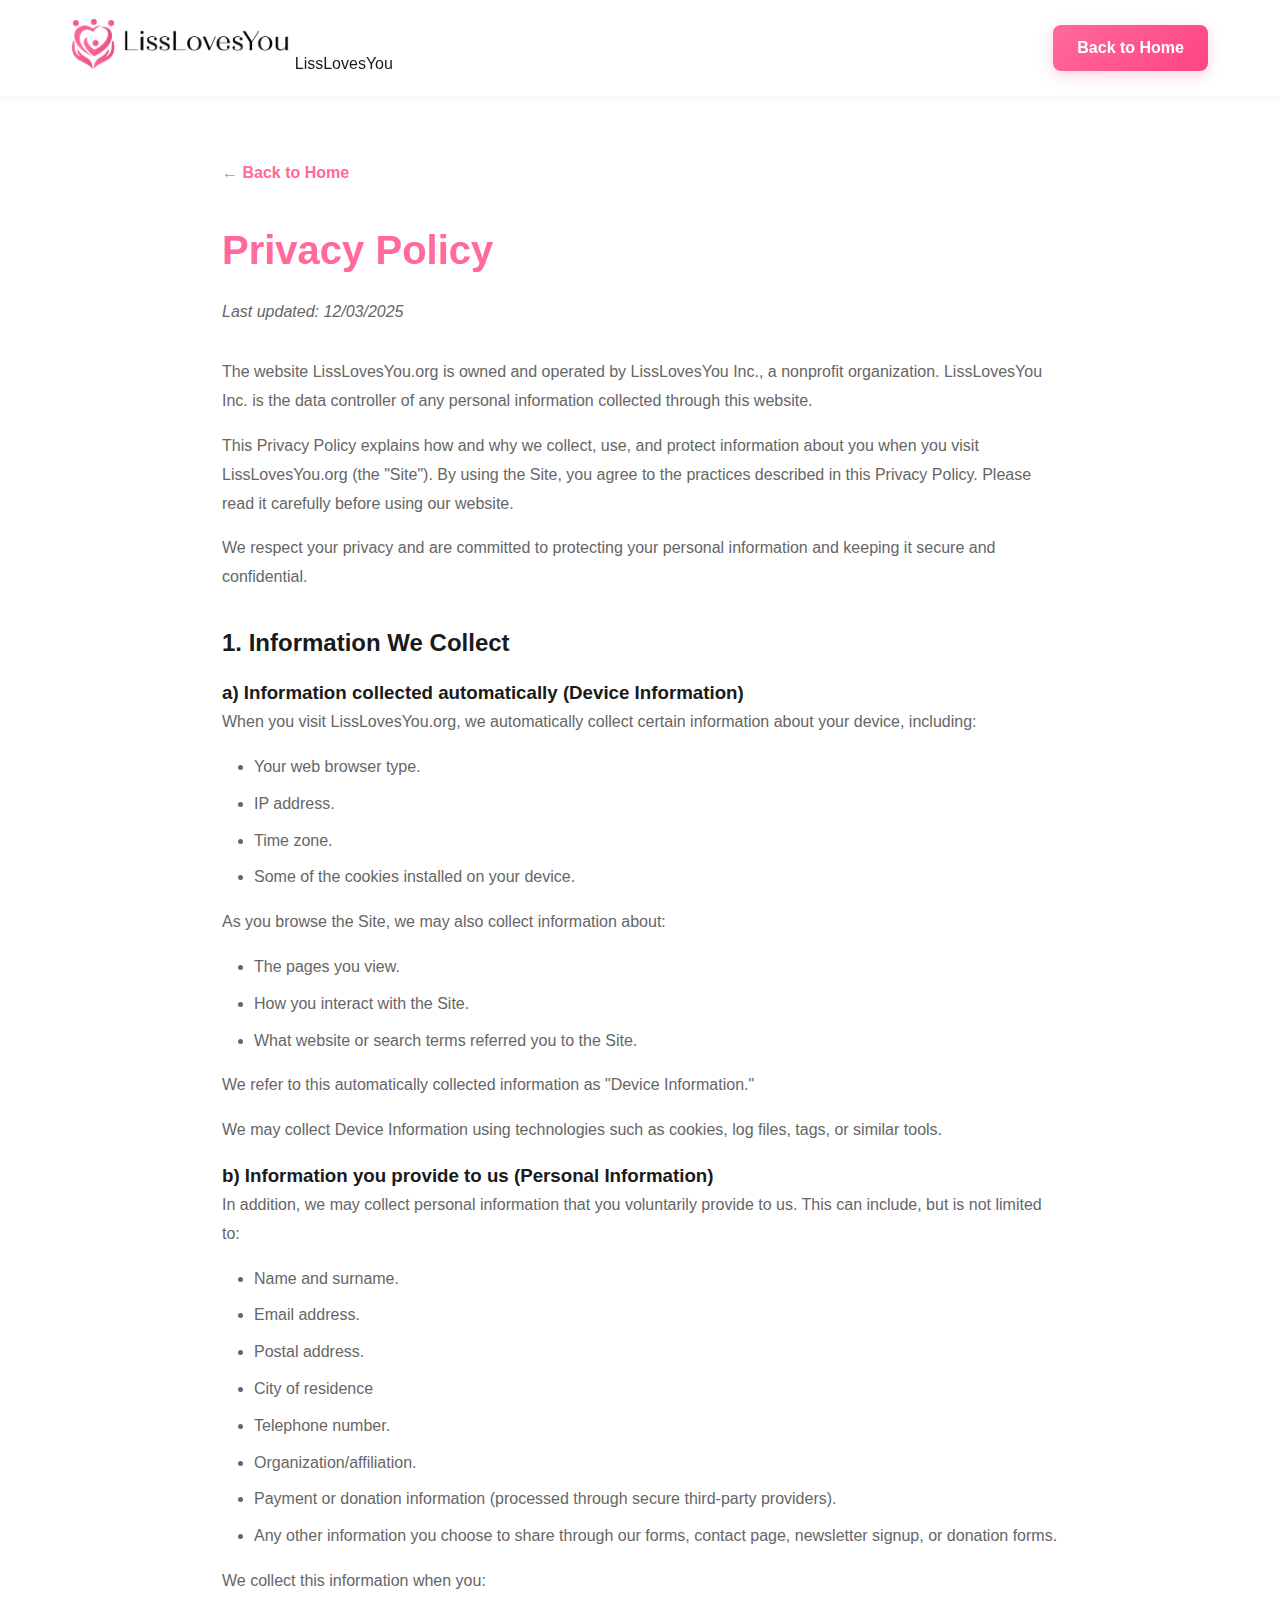
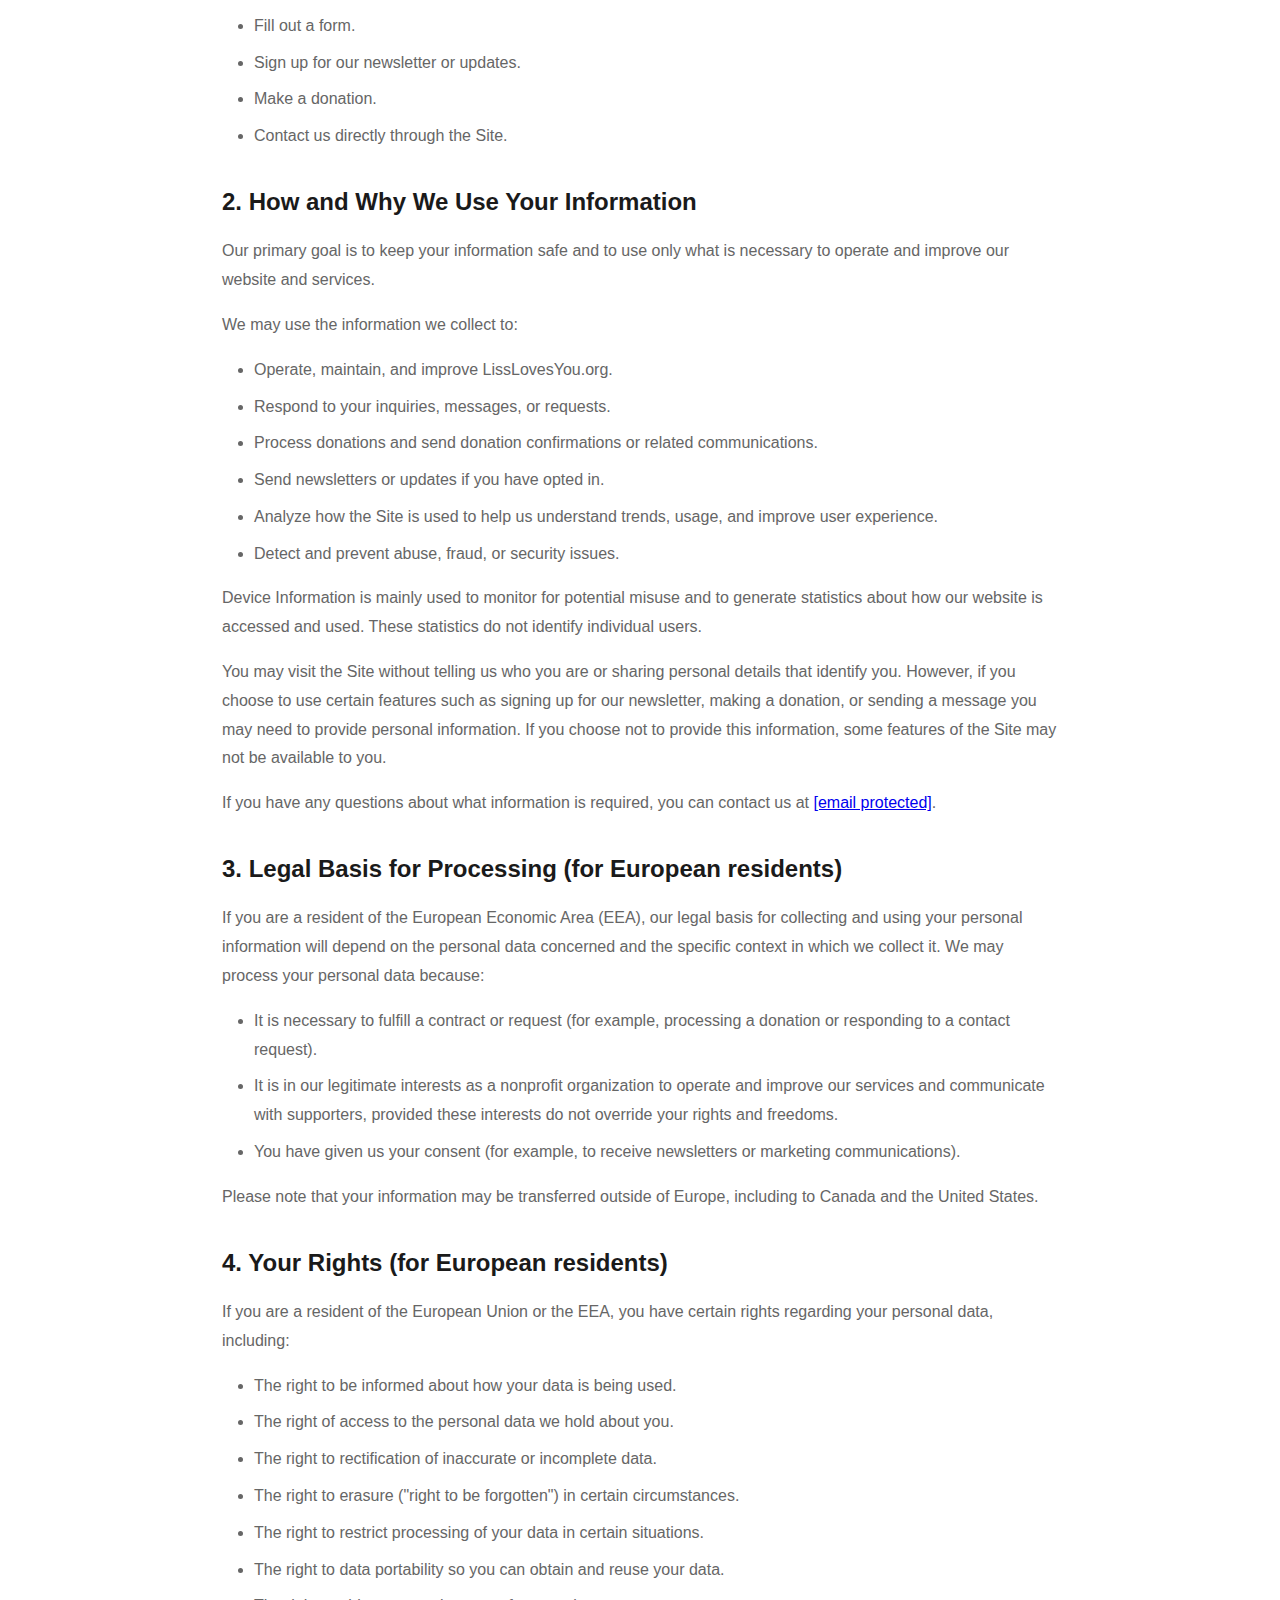
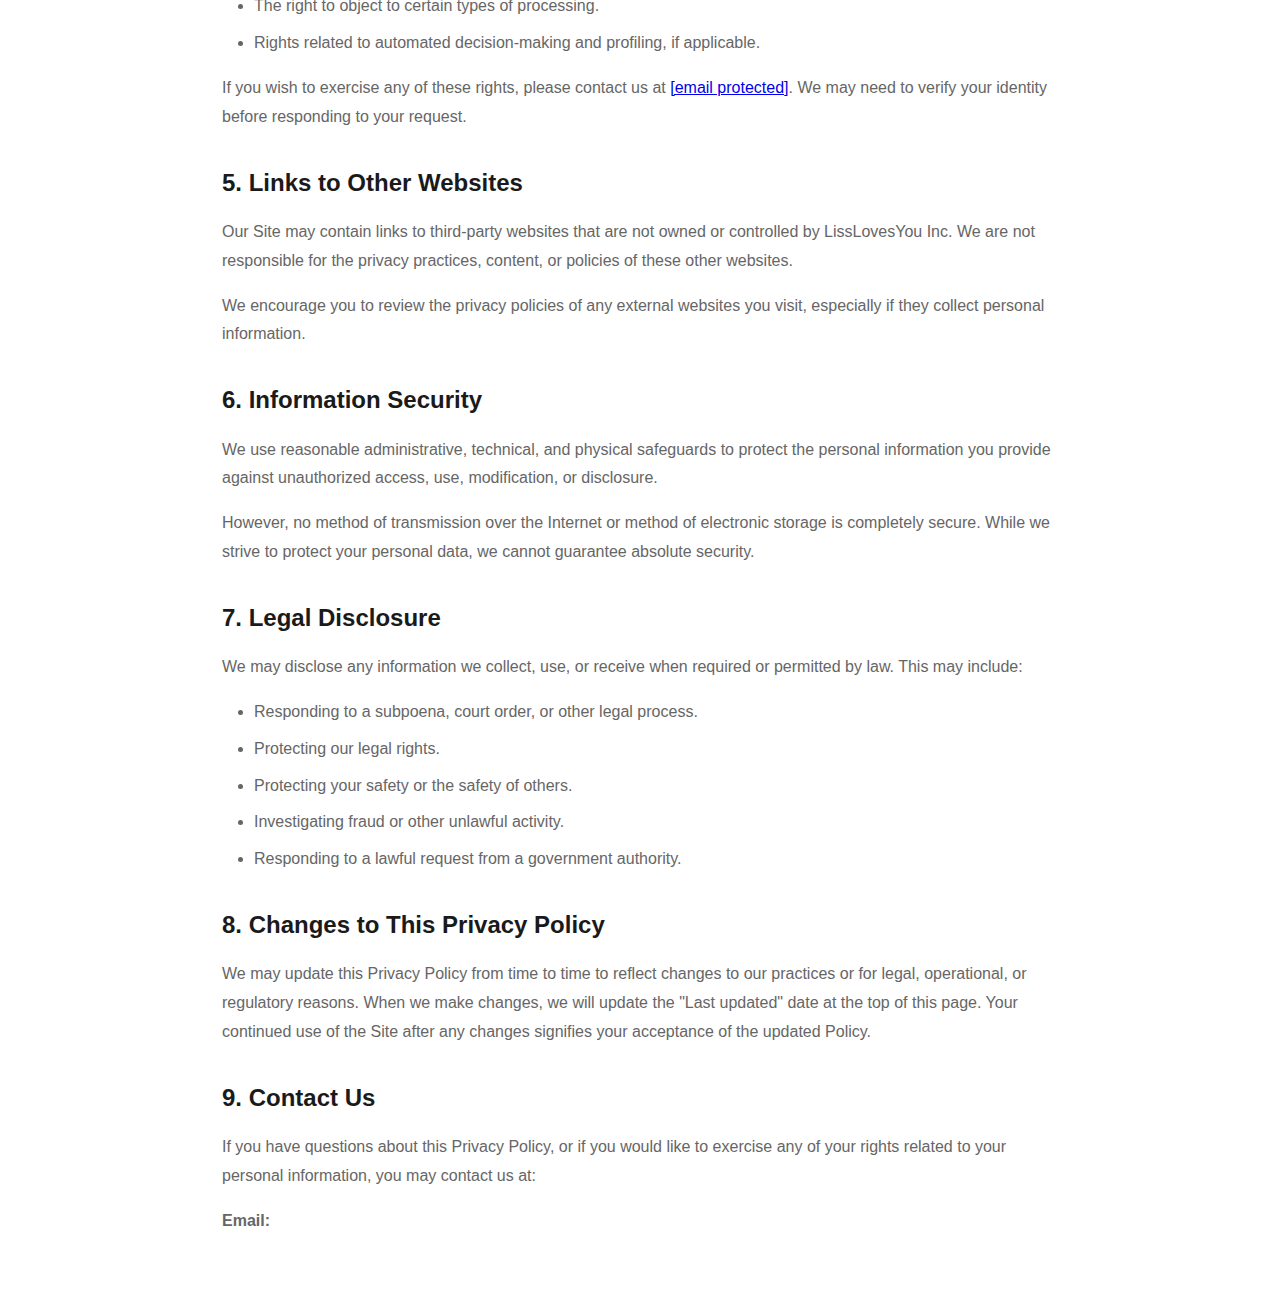
<file: privacy-policy.html>
<!DOCTYPE html>
<html lang="en">
<head>
    <meta charset="UTF-8">
    <meta name="viewport" content="width=device-width, initial-scale=1.0">
    <title>Privacy Policy - LissLovesYou</title>
    <link rel="stylesheet" href="styles.css">
    <style>
        .policy-page {
            max-width: 900px;
            margin: 0 auto;
            padding: 4rem 2rem;
        }
        .policy-page h1 {
            color: var(--pink);
            margin-bottom: 1rem;
            font-size: 2.5rem;
        }
        .policy-page .last-updated {
            color: var(--text-light);
            font-style: italic;
            margin-bottom: 2rem;
        }
        .policy-page h2 {
            color: var(--text-dark);
            margin-top: 2rem;
            margin-bottom: 1rem;
            font-size: 1.5rem;
        }
        .policy-page p, .policy-page ul {
            color: var(--text-light);
            line-height: 1.8;
            margin-bottom: 1rem;
        }
        .policy-page ul {
            margin-left: 2rem;
        }
        .policy-page li {
            margin-bottom: 0.5rem;
        }
        .back-link {
            display: inline-block;
            margin-bottom: 2rem;
            color: var(--pink);
            text-decoration: none;
            font-weight: 600;
        }
        .back-link:hover {
            text-decoration: underline;
        }
    </style>
</head>
<body>
    <nav class="navbar">
        <div class="container nav-container">
            <div class="logo">
                <img src="logo.png" alt="LissLovesYou Logo" style="height: 50px;">
                <span class="logo-text">Liss<span class="logo-highlight">LovesYou</span></span>
            </div>
            <a href="index.html" class="donate-btn">Back to Home</a>
        </div>
    </nav>

    <div class="policy-page">
        <a href="index.html" class="back-link">← Back to Home</a>
        
        <h1>Privacy Policy</h1>
        <p class="last-updated">Last updated: 12/03/2025</p>

        <p>The website LissLovesYou.org is owned and operated by LissLovesYou Inc., a nonprofit organization. LissLovesYou Inc. is the data controller of any personal information collected through this website.</p>

        <p>This Privacy Policy explains how and why we collect, use, and protect information about you when you visit LissLovesYou.org (the "Site"). By using the Site, you agree to the practices described in this Privacy Policy. Please read it carefully before using our website.</p>

        <p>We respect your privacy and are committed to protecting your personal information and keeping it secure and confidential.</p>

        <h2>1. Information We Collect</h2>

        <h3>a) Information collected automatically (Device Information)</h3>
        <p>When you visit LissLovesYou.org, we automatically collect certain information about your device, including:</p>
        <ul>
            <li>Your web browser type.</li>
            <li>IP address.</li>
            <li>Time zone.</li>
            <li>Some of the cookies installed on your device.</li>
        </ul>

        <p>As you browse the Site, we may also collect information about:</p>
        <ul>
            <li>The pages you view.</li>
            <li>How you interact with the Site.</li>
            <li>What website or search terms referred you to the Site.</li>
        </ul>

        <p>We refer to this automatically collected information as "Device Information."</p>
        <p>We may collect Device Information using technologies such as cookies, log files, tags, or similar tools.</p>

        <h3>b) Information you provide to us (Personal Information)</h3>
        <p>In addition, we may collect personal information that you voluntarily provide to us. This can include, but is not limited to:</p>
        <ul>
            <li>Name and surname.</li>
            <li>Email address.</li>
            <li>Postal address.</li>
            <li>City of residence</li>
            <li>Telephone number.</li>
            <li>Organization/affiliation.</li>
            <li>Payment or donation information (processed through secure third-party providers).</li>
            <li>Any other information you choose to share through our forms, contact page, newsletter signup, or donation forms.</li>
        </ul>

        <p>We collect this information when you:</p>
        <ul>
            <li>Fill out a form.</li>
            <li>Sign up for our newsletter or updates.</li>
            <li>Make a donation.</li>
            <li>Contact us directly through the Site.</li>
        </ul>

        <h2>2. How and Why We Use Your Information</h2>
        <p>Our primary goal is to keep your information safe and to use only what is necessary to operate and improve our website and services.</p>
        
        <p>We may use the information we collect to:</p>
        <ul>
            <li>Operate, maintain, and improve LissLovesYou.org.</li>
            <li>Respond to your inquiries, messages, or requests.</li>
            <li>Process donations and send donation confirmations or related communications.</li>
            <li>Send newsletters or updates if you have opted in.</li>
            <li>Analyze how the Site is used to help us understand trends, usage, and improve user experience.</li>
            <li>Detect and prevent abuse, fraud, or security issues.</li>
        </ul>

        <p>Device Information is mainly used to monitor for potential misuse and to generate statistics about how our website is accessed and used. These statistics do not identify individual users.</p>

        <p>You may visit the Site without telling us who you are or sharing personal details that identify you. However, if you choose to use certain features such as signing up for our newsletter, making a donation, or sending a message you may need to provide personal information. If you choose not to provide this information, some features of the Site may not be available to you.</p>

        <p>If you have any questions about what information is required, you can contact us at <a href="/cdn-cgi/l/email-protection" class="__cf_email__" data-cfemail="224b4c444d626e4b51516e4d5447517b4d570c4d5045">[email&#160;protected]</a>.</p>

        <h2>3. Legal Basis for Processing (for European residents)</h2>
        <p>If you are a resident of the European Economic Area (EEA), our legal basis for collecting and using your personal information will depend on the personal data concerned and the specific context in which we collect it. We may process your personal data because:</p>
        <ul>
            <li>It is necessary to fulfill a contract or request (for example, processing a donation or responding to a contact request).</li>
            <li>It is in our legitimate interests as a nonprofit organization to operate and improve our services and communicate with supporters, provided these interests do not override your rights and freedoms.</li>
            <li>You have given us your consent (for example, to receive newsletters or marketing communications).</li>
        </ul>
        <p>Please note that your information may be transferred outside of Europe, including to Canada and the United States.</p>

        <h2>4. Your Rights (for European residents)</h2>
        <p>If you are a resident of the European Union or the EEA, you have certain rights regarding your personal data, including:</p>
        <ul>
            <li>The right to be informed about how your data is being used.</li>
            <li>The right of access to the personal data we hold about you.</li>
            <li>The right to rectification of inaccurate or incomplete data.</li>
            <li>The right to erasure ("right to be forgotten") in certain circumstances.</li>
            <li>The right to restrict processing of your data in certain situations.</li>
            <li>The right to data portability so you can obtain and reuse your data.</li>
            <li>The right to object to certain types of processing.</li>
            <li>Rights related to automated decision-making and profiling, if applicable.</li>
        </ul>
        <p>If you wish to exercise any of these rights, please contact us at <a href="/cdn-cgi/l/email-protection" class="__cf_email__" data-cfemail="6801060e072824011b1b24071e0d1b31071d46071a0f">[email&#160;protected]</a>. We may need to verify your identity before responding to your request.</p>

        <h2>5. Links to Other Websites</h2>
        <p>Our Site may contain links to third-party websites that are not owned or controlled by LissLovesYou Inc. We are not responsible for the privacy practices, content, or policies of these other websites.</p>
        <p>We encourage you to review the privacy policies of any external websites you visit, especially if they collect personal information.</p>

        <h2>6. Information Security</h2>
        <p>We use reasonable administrative, technical, and physical safeguards to protect the personal information you provide against unauthorized access, use, modification, or disclosure.</p>
        <p>However, no method of transmission over the Internet or method of electronic storage is completely secure. While we strive to protect your personal data, we cannot guarantee absolute security.</p>

        <h2>7. Legal Disclosure</h2>
        <p>We may disclose any information we collect, use, or receive when required or permitted by law. This may include:</p>
        <ul>
            <li>Responding to a subpoena, court order, or other legal process.</li>
            <li>Protecting our legal rights.</li>
            <li>Protecting your safety or the safety of others.</li>
            <li>Investigating fraud or other unlawful activity.</li>
            <li>Responding to a lawful request from a government authority.</li>
        </ul>

        <h2>8. Changes to This Privacy Policy</h2>
        <p>We may update this Privacy Policy from time to time to reflect changes to our practices or for legal, operational, or regulatory reasons. When we make changes, we will update the "Last updated" date at the top of this page. Your continued use of the Site after any changes signifies your acceptance of the updated Policy.</p>

        <h2>9. Contact Us</h2>
        <p>If you have questions about this Privacy Policy, or if you would like to exercise any of your rights related to your personal information, you may contact us at:</p>
        <p><strong>Email:</strong> <a href="/cdn-cgi/l/email-protection" class="__cf_email__" data-cfemail="533a3d353c131f3a20201f3c2536200a3c267d3c2
</file>
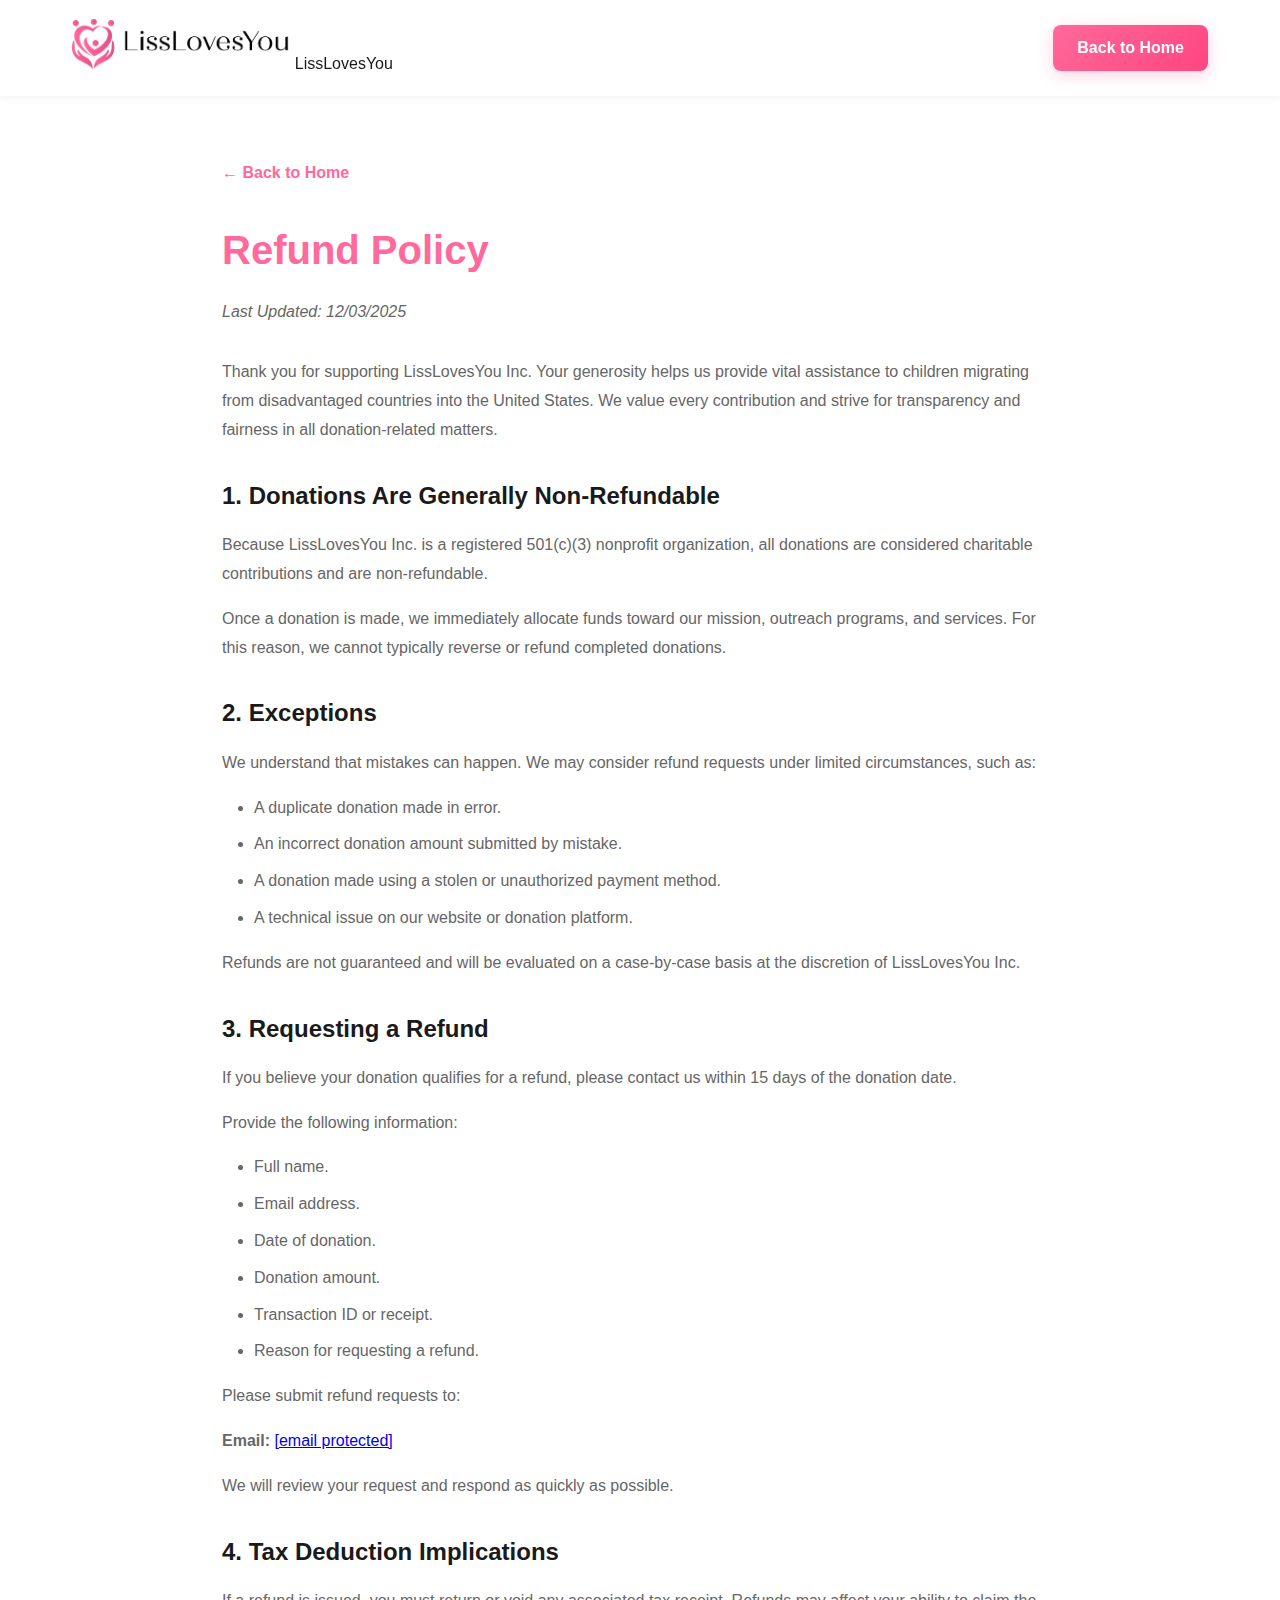
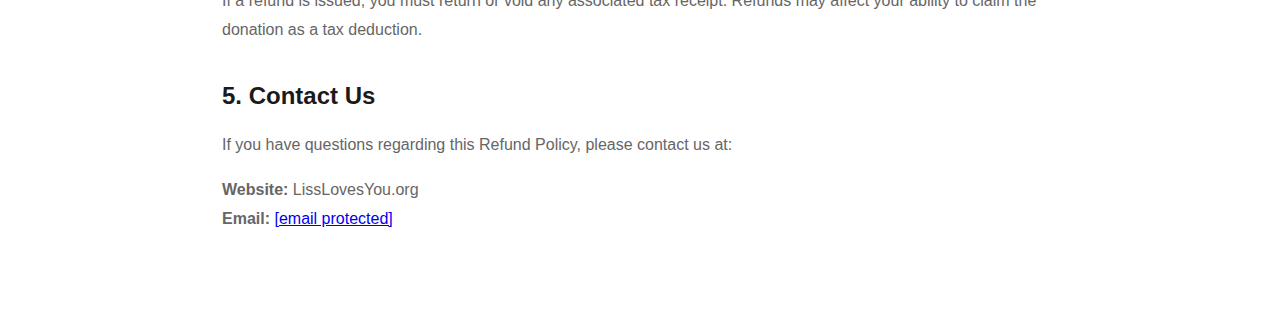
<file: refund-policy.html>
<!DOCTYPE html>
<html lang="en">
<head>
    <meta charset="UTF-8">
    <meta name="viewport" content="width=device-width, initial-scale=1.0">
    <title>Refund Policy - LissLovesYou</title>
    <link rel="stylesheet" href="styles.css">
    <style>
        .policy-page {
            max-width: 900px;
            margin: 0 auto;
            padding: 4rem 2rem;
        }
        .policy-page h1 {
            color: var(--pink);
            margin-bottom: 1rem;
            font-size: 2.5rem;
        }
        .policy-page .last-updated {
            color: var(--text-light);
            font-style: italic;
            margin-bottom: 2rem;
        }
        .policy-page h2 {
            color: var(--text-dark);
            margin-top: 2rem;
            margin-bottom: 1rem;
            font-size: 1.5rem;
        }
        .policy-page p, .policy-page ul {
            color: var(--text-light);
            line-height: 1.8;
            margin-bottom: 1rem;
        }
        .policy-page ul {
            margin-left: 2rem;
        }
        .policy-page li {
            margin-bottom: 0.5rem;
        }
        .back-link {
            display: inline-block;
            margin-bottom: 2rem;
            color: var(--pink);
            text-decoration: none;
            font-weight: 600;
        }
        .back-link:hover {
            text-decoration: underline;
        }
    </style>
</head>
<body>
    <nav class="navbar">
        <div class="container nav-container">
            <div class="logo">
                <img src="logo.png" alt="LissLovesYou Logo" style="height: 50px;">
                <span class="logo-text">Liss<span class="logo-highlight">LovesYou</span></span>
            </div>
            <a href="index.html" class="donate-btn">Back to Home</a>
        </div>
    </nav>

    <div class="policy-page">
        <a href="index.html" class="back-link">← Back to Home</a>
        
        <h1>Refund Policy</h1>
        <p class="last-updated">Last Updated: 12/03/2025</p>

        <p>Thank you for supporting LissLovesYou Inc. Your generosity helps us provide vital assistance to children migrating from disadvantaged countries into the United States. We value every contribution and strive for transparency and fairness in all donation-related matters.</p>

        <h2>1. Donations Are Generally Non-Refundable</h2>
        <p>Because LissLovesYou Inc. is a registered 501(c)(3) nonprofit organization, all donations are considered charitable contributions and are non-refundable.</p>
        <p>Once a donation is made, we immediately allocate funds toward our mission, outreach programs, and services. For this reason, we cannot typically reverse or refund completed donations.</p>

        <h2>2. Exceptions</h2>
        <p>We understand that mistakes can happen. We may consider refund requests under limited circumstances, such as:</p>
        <ul>
            <li>A duplicate donation made in error.</li>
            <li>An incorrect donation amount submitted by mistake.</li>
            <li>A donation made using a stolen or unauthorized payment method.</li>
            <li>A technical issue on our website or donation platform.</li>
        </ul>
        <p>Refunds are not guaranteed and will be evaluated on a case-by-case basis at the discretion of LissLovesYou Inc.</p>

        <h2>3. Requesting a Refund</h2>
        <p>If you believe your donation qualifies for a refund, please contact us within 15 days of the donation date.</p>
        <p>Provide the following information:</p>
        <ul>
            <li>Full name.</li>
            <li>Email address.</li>
            <li>Date of donation.</li>
            <li>Donation amount.</li>
            <li>Transaction ID or receipt.</li>
            <li>Reason for requesting a refund.</li>
        </ul>
        <p>Please submit refund requests to:</p>
        <p><strong>Email:</strong> <a href="/cdn-cgi/l/email-protection" class="__cf_email__" data-cfemail="660f080009262a0f15152a091003153f091348091401">[email&#160;protected]</a></p>
        <p>We will review your request and respond as quickly as possible.</p>

        <h2>4. Tax Deduction Implications</h2>
        <p>If a refund is issued, you must return or void any associated tax receipt. Refunds may affect your ability to claim the donation as a tax deduction.</p>

        <h2>5. Contact Us</h2>
        <p>If you have questions regarding this Refund Policy, please contact us at:</p>
        <p><strong>Website:</strong> LissLovesYou.org<br>
        <strong>Email:</strong> <a href="/cdn-cgi/l/email-protection" class="__cf_email__" data-cfemail="573e393138171b3e24241b382132240e382279382530">[email&#160;protected]</a></p>
    </div>

    <footer class="fo
</file>
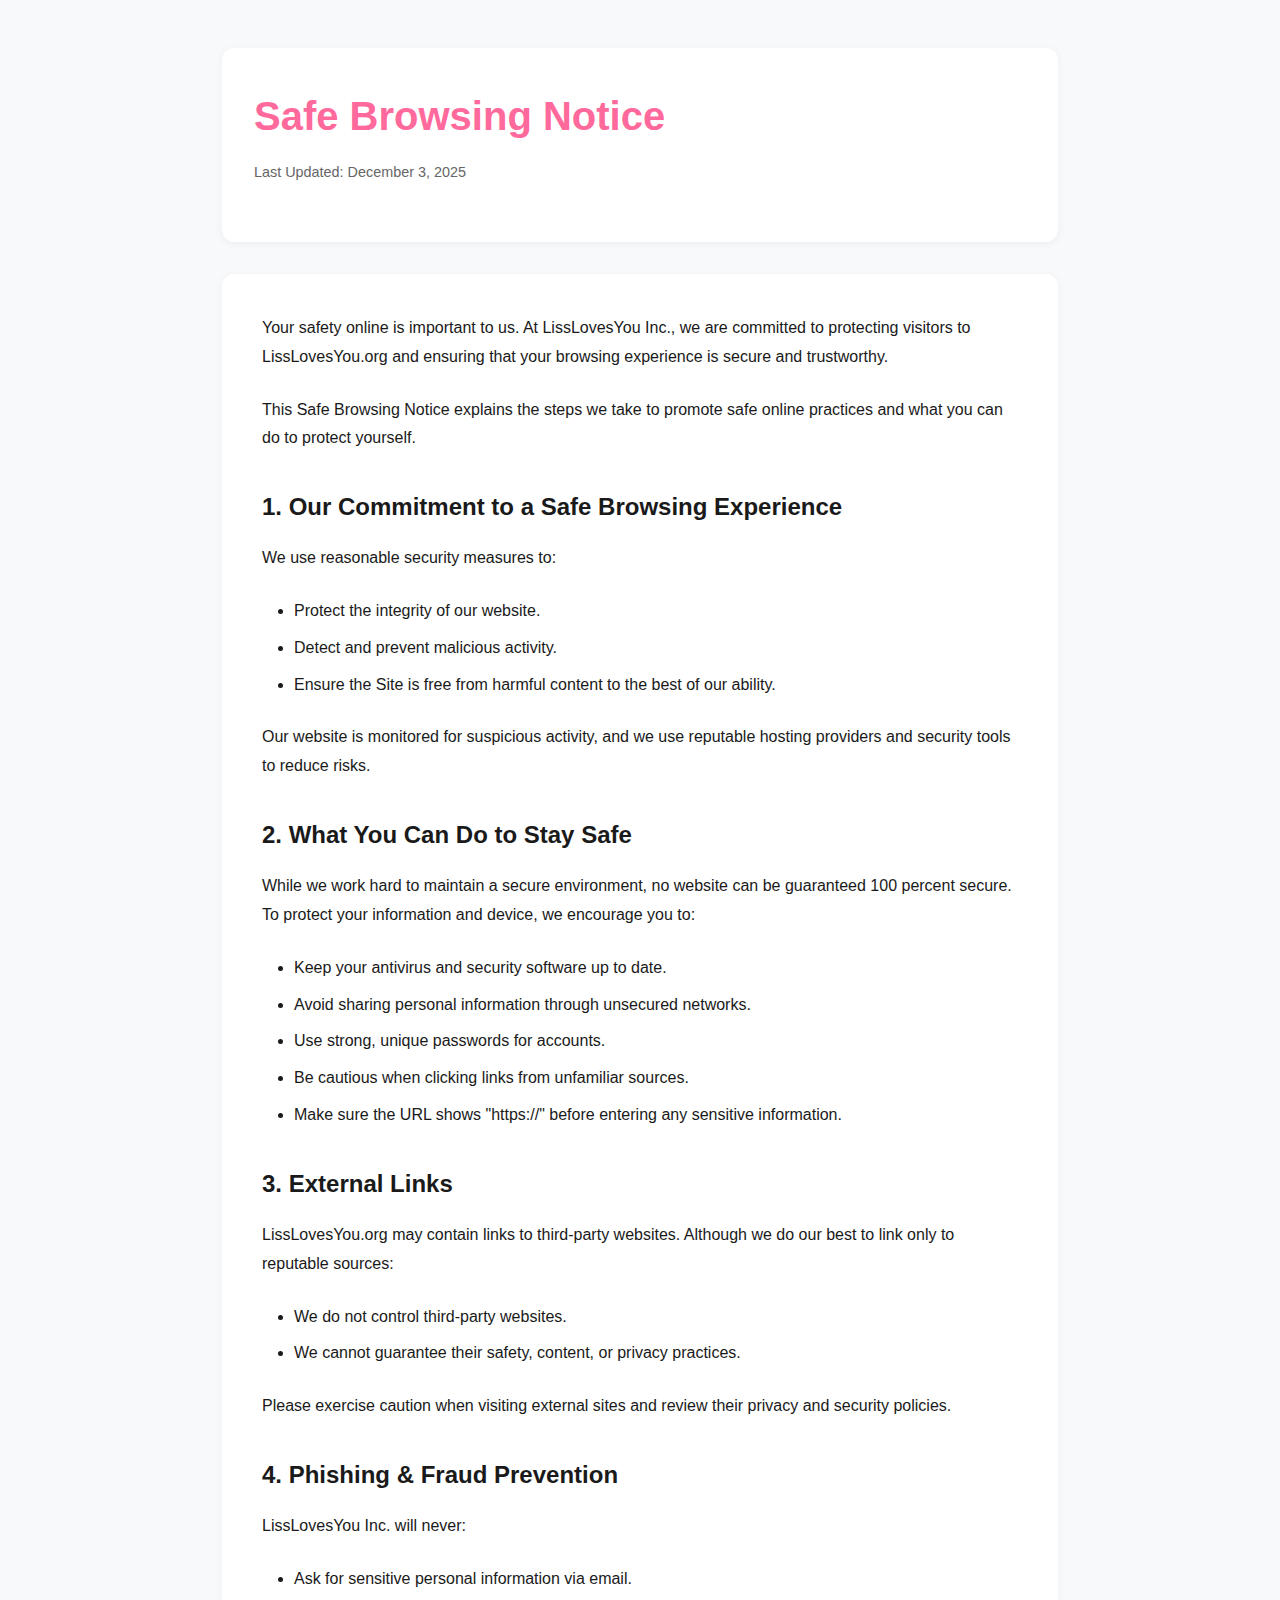
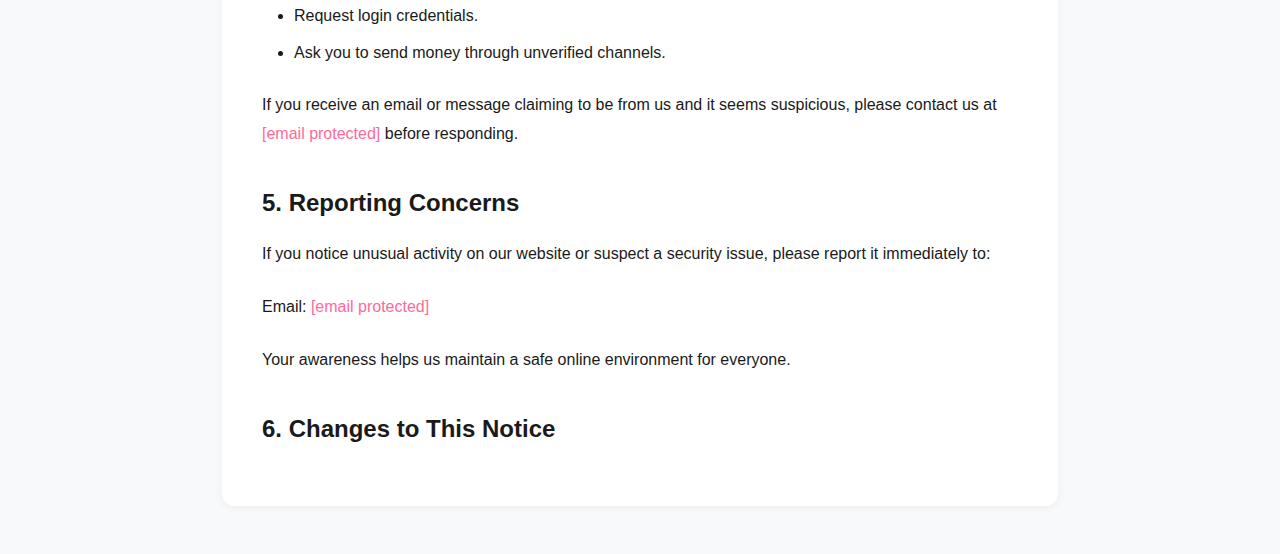
<file: safe-browsing.html>
<!DOCTYPE html>
<html lang="en">
<head>
    <meta charset="UTF-8">
    <meta name="viewport" content="width=device-width, initial-scale=1.0">
    <title>Safe Browsing - LissLovesYou</title>
    <style>
        * {
            margin: 0;
            padding: 0;
            box-sizing: border-box;
        }
        body {
            font-family: -apple-system, BlinkMacSystemFont, 'Segoe UI', sans-serif;
            line-height: 1.8;
            color: #1a1a1a;
            background: #f8f9fa;
        }
        .container {
            max-width: 900px;
            margin: 0 auto;
            padding: 3rem 2rem;
        }
        .header {
            background: white;
            padding: 2rem;
            border-radius: 12px;
            box-shadow: 0 2px 8px rgba(0,0,0,0.05);
            margin-bottom: 2rem;
        }
        h1 {
            color: #ff699b;
            font-size: 2.5rem;
            margin-bottom: 0.5rem;
        }
        .last-updated {
            color: #666;
            font-size: 0.9rem;
        }
        .content {
            background: white;
            padding: 2.5rem;
            border-radius: 12px;
            box-shadow: 0 2px 8px rgba(0,0,0,0.05);
        }
        h2 {
            color: #1a1a1a;
            font-size: 1.5rem;
            margin-top: 2rem;
            margin-bottom: 1rem;
        }
        p {
            margin-bottom: 1.5rem;
        }
        ul {
            margin-left: 2rem;
            margin-bottom: 1.5rem;
        }
        li {
            margin-bottom: 0.5rem;
        }
        a {
            color: #ff699b;
            text-decoration: none;
        }
        a:hover {
            text-decoration: underline;
        }
        .back-link {
            display: inline-block;
            margin-top: 2rem;
            padding: 12px 24px;
            background: #ff699b;
            color: white;
            border-radius: 8px;
            text-decoration: none;
            transition: all 0.3s;
        }
        .back-link:hover {
            background: #ff4581;
            transform: translateY(-2px);
        }
    </style>
</head>
<body>
    <div class="container">
        <div class="header">
            <h1>Safe Browsing Notice</h1>
            <p class="last-updated">Last Updated: December 3, 2025</p>
        </div>

        <div class="content">
            <p>Your safety online is important to us. At LissLovesYou Inc., we are committed to protecting visitors to LissLovesYou.org and ensuring that your browsing experience is secure and trustworthy.</p>

            <p>This Safe Browsing Notice explains the steps we take to promote safe online practices and what you can do to protect yourself.</p>

            <h2>1. Our Commitment to a Safe Browsing Experience</h2>
            <p>We use reasonable security measures to:</p>
            <ul>
                <li>Protect the integrity of our website.</li>
                <li>Detect and prevent malicious activity.</li>
                <li>Ensure the Site is free from harmful content to the best of our ability.</li>
            </ul>
            <p>Our website is monitored for suspicious activity, and we use reputable hosting providers and security tools to reduce risks.</p>

            <h2>2. What You Can Do to Stay Safe</h2>
            <p>While we work hard to maintain a secure environment, no website can be guaranteed 100 percent secure. To protect your information and device, we encourage you to:</p>
            <ul>
                <li>Keep your antivirus and security software up to date.</li>
                <li>Avoid sharing personal information through unsecured networks.</li>
                <li>Use strong, unique passwords for accounts.</li>
                <li>Be cautious when clicking links from unfamiliar sources.</li>
                <li>Make sure the URL shows "https://" before entering any sensitive information.</li>
            </ul>

            <h2>3. External Links</h2>
            <p>LissLovesYou.org may contain links to third-party websites. Although we do our best to link only to reputable sources:</p>
            <ul>
                <li>We do not control third-party websites.</li>
                <li>We cannot guarantee their safety, content, or privacy practices.</li>
            </ul>
            <p>Please exercise caution when visiting external sites and review their privacy and security policies.</p>

            <h2>4. Phishing & Fraud Prevention</h2>
            <p>LissLovesYou Inc. will never:</p>
            <ul>
                <li>Ask for sensitive personal information via email.</li>
                <li>Request login credentials.</li>
                <li>Ask you to send money through unverified channels.</li>
            </ul>
            <p>If you receive an email or message claiming to be from us and it seems suspicious, please contact us at <a href="/cdn-cgi/l/email-protection#32624057415b56575c46727e5b41417e5d4457416b5d471c5d4055"><span class="__cf_email__" data-cfemail="f6a68493859f92939882b6ba9f8585ba99809385af9983d8998491">[email&#160;protected]</span></a> before responding.</p>

            <h2>5. Reporting Concerns</h2>
            <p>If you notice unusual activity on our website or suspect a security issue, please report it immediately to:</p>
            <p>Email: <a href="/cdn-cgi/l/email-protection#c999bbacbaa0adaca7bd8985a0baba85a6bfacba90a6bce7a6bbae"><span class="__cf_email__" data-cfemail="0a5a786f79636e6f647e4a4663797946657c6f7953657f2465786d">[email&#160;protected]</span></a></p>
            <p>Your awareness helps us maintain a safe online environment for everyone.</p>

            <h2>6. Changes to This Notice</h2>
</file>
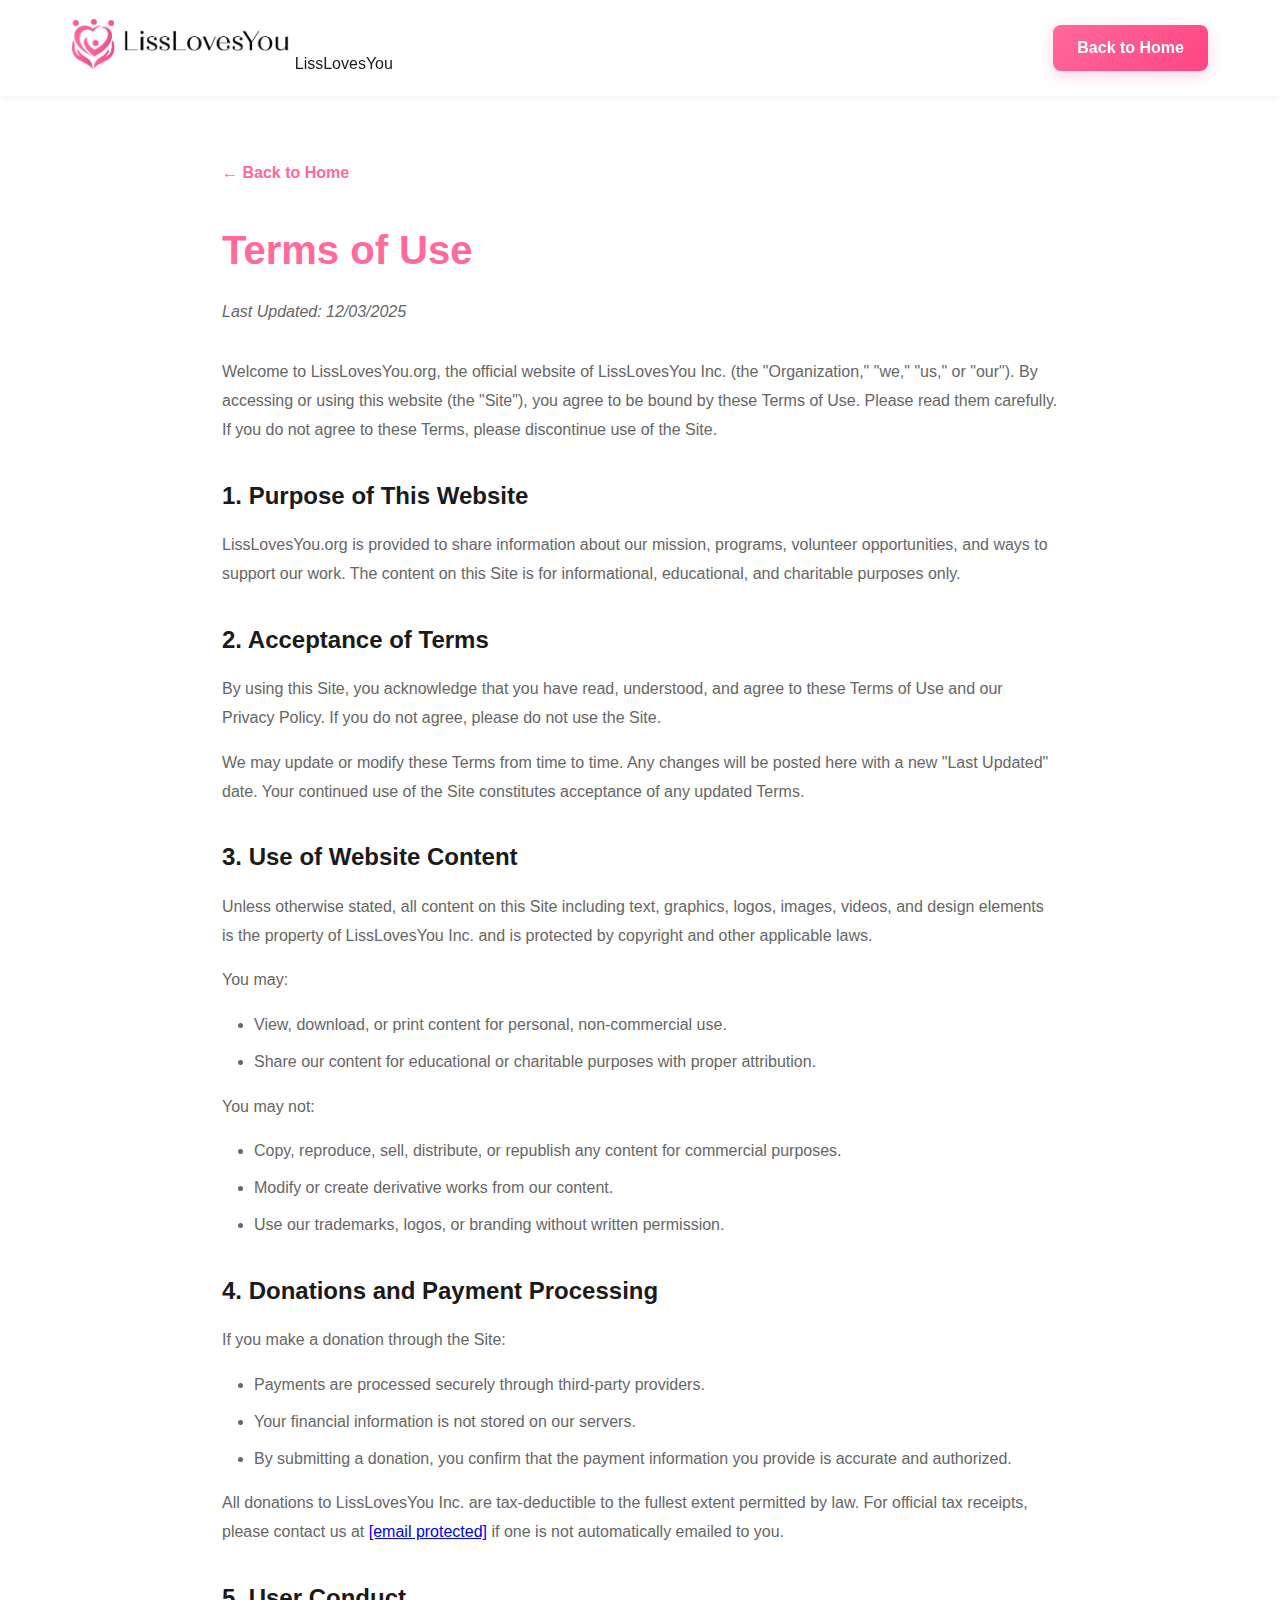
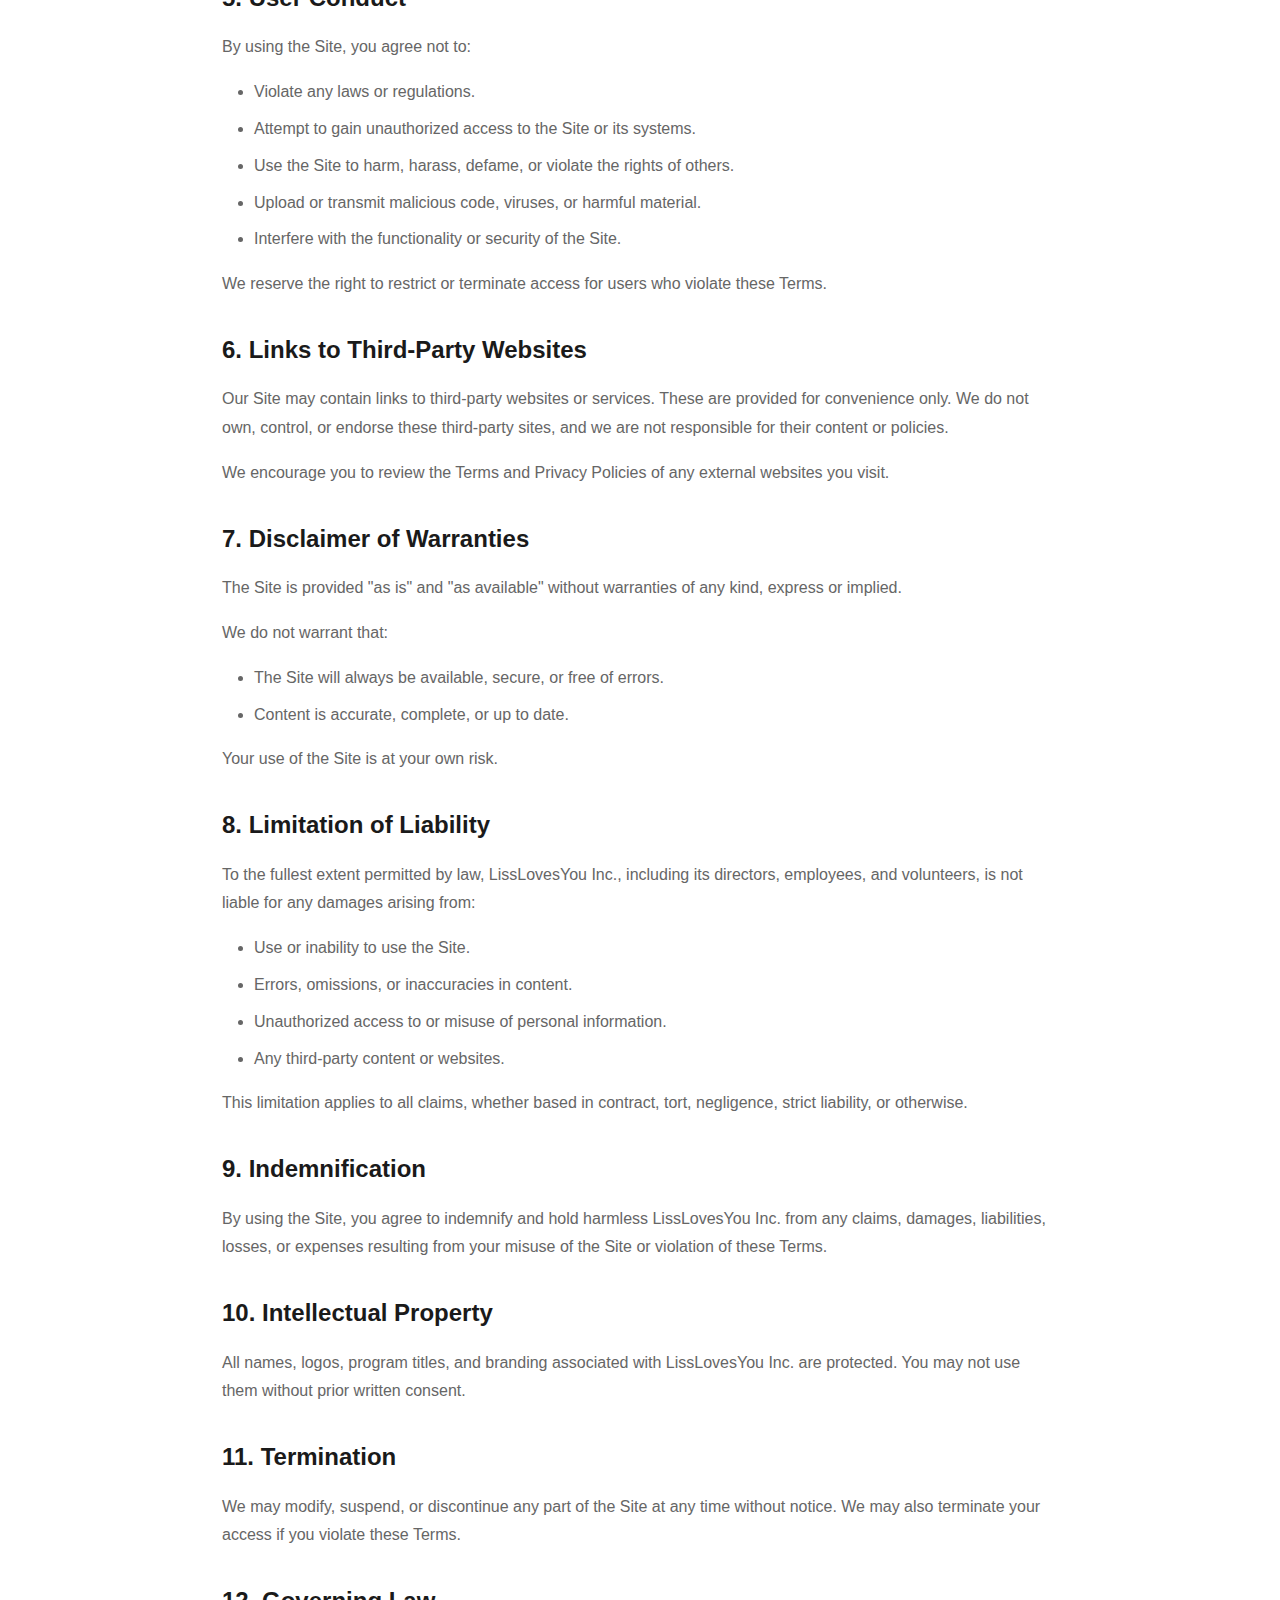
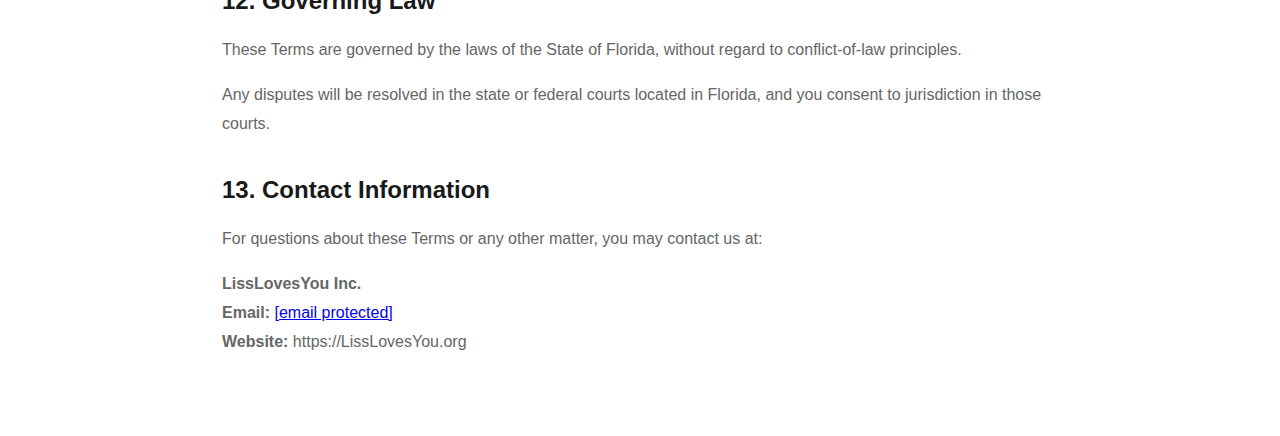
<file: terms-of-use.html>
<!DOCTYPE html>
<html lang="en">
<head>
    <meta charset="UTF-8">
    <meta name="viewport" content="width=device-width, initial-scale=1.0">
    <title>Terms of Use - LissLovesYou</title>
    <link rel="stylesheet" href="styles.css">
    <style>
        .policy-page {
            max-width: 900px;
            margin: 0 auto;
            padding: 4rem 2rem;
        }
        .policy-page h1 {
            color: var(--pink);
            margin-bottom: 1rem;
            font-size: 2.5rem;
        }
        .policy-page .last-updated {
            color: var(--text-light);
            font-style: italic;
            margin-bottom: 2rem;
        }
        .policy-page h2 {
            color: var(--text-dark);
            margin-top: 2rem;
            margin-bottom: 1rem;
            font-size: 1.5rem;
        }
        .policy-page p, .policy-page ul {
            color: var(--text-light);
            line-height: 1.8;
            margin-bottom: 1rem;
        }
        .policy-page ul {
            margin-left: 2rem;
        }
        .policy-page li {
            margin-bottom: 0.5rem;
        }
        .back-link {
            display: inline-block;
            margin-bottom: 2rem;
            color: var(--pink);
            text-decoration: none;
            font-weight: 600;
        }
        .back-link:hover {
            text-decoration: underline;
        }
    </style>
</head>
<body>
    <nav class="navbar">
        <div class="container nav-container">
            <div class="logo">
                <img src="logo.png" alt="LissLovesYou Logo" style="height: 50px;">
                <span class="logo-text">Liss<span class="logo-highlight">LovesYou</span></span>
            </div>
            <a href="index.html" class="donate-btn">Back to Home</a>
        </div>
    </nav>

    <div class="policy-page">
        <a href="index.html" class="back-link">← Back to Home</a>
        
        <h1>Terms of Use</h1>
        <p class="last-updated">Last Updated: 12/03/2025</p>

        <p>Welcome to LissLovesYou.org, the official website of LissLovesYou Inc. (the "Organization," "we," "us," or "our"). By accessing or using this website (the "Site"), you agree to be bound by these Terms of Use. Please read them carefully. If you do not agree to these Terms, please discontinue use of the Site.</p>

        <h2>1. Purpose of This Website</h2>
        <p>LissLovesYou.org is provided to share information about our mission, programs, volunteer opportunities, and ways to support our work. The content on this Site is for informational, educational, and charitable purposes only.</p>

        <h2>2. Acceptance of Terms</h2>
        <p>By using this Site, you acknowledge that you have read, understood, and agree to these Terms of Use and our Privacy Policy. If you do not agree, please do not use the Site.</p>
        <p>We may update or modify these Terms from time to time. Any changes will be posted here with a new "Last Updated" date. Your continued use of the Site constitutes acceptance of any updated Terms.</p>

        <h2>3. Use of Website Content</h2>
        <p>Unless otherwise stated, all content on this Site including text, graphics, logos, images, videos, and design elements is the property of LissLovesYou Inc. and is protected by copyright and other applicable laws.</p>
        
        <p>You may:</p>
        <ul>
            <li>View, download, or print content for personal, non-commercial use.</li>
            <li>Share our content for educational or charitable purposes with proper attribution.</li>
        </ul>

        <p>You may not:</p>
        <ul>
            <li>Copy, reproduce, sell, distribute, or republish any content for commercial purposes.</li>
            <li>Modify or create derivative works from our content.</li>
            <li>Use our trademarks, logos, or branding without written permission.</li>
        </ul>

        <h2>4. Donations and Payment Processing</h2>
        <p>If you make a donation through the Site:</p>
        <ul>
            <li>Payments are processed securely through third-party providers.</li>
            <li>Your financial information is not stored on our servers.</li>
            <li>By submitting a donation, you confirm that the payment information you provide is accurate and authorized.</li>
        </ul>
        <p>All donations to LissLovesYou Inc. are tax-deductible to the fullest extent permitted by law. For official tax receipts, please contact us at <a href="/cdn-cgi/l/email-protection" class="__cf_email__" data-cfemail="157c7b737a55597c6666597a6370664c7a603b7a6772">[email&#160;protected]</a> if one is not automatically emailed to you.</p>

        <h2>5. User Conduct</h2>
        <p>By using the Site, you agree not to:</p>
        <ul>
            <li>Violate any laws or regulations.</li>
            <li>Attempt to gain unauthorized access to the Site or its systems.</li>
            <li>Use the Site to harm, harass, defame, or violate the rights of others.</li>
            <li>Upload or transmit malicious code, viruses, or harmful material.</li>
            <li>Interfere with the functionality or security of the Site.</li>
        </ul>
        <p>We reserve the right to restrict or terminate access for users who violate these Terms.</p>

        <h2>6. Links to Third-Party Websites</h2>
        <p>Our Site may contain links to third-party websites or services. These are provided for convenience only. We do not own, control, or endorse these third-party sites, and we are not responsible for their content or policies.</p>
        <p>We encourage you to review the Terms and Privacy Policies of any external websites you visit.</p>

        <h2>7. Disclaimer of Warranties</h2>
        <p>The Site is provided "as is" and "as available" without warranties of any kind, express or implied.</p>
        <p>We do not warrant that:</p>
        <ul>
            <li>The Site will always be available, secure, or free of errors.</li>
            <li>Content is accurate, complete, or up to date.</li>
        </ul>
        <p>Your use of the Site is at your own risk.</p>

        <h2>8. Limitation of Liability</h2>
        <p>To the fullest extent permitted by law, LissLovesYou Inc., including its directors, employees, and volunteers, is not liable for any damages arising from:</p>
        <ul>
            <li>Use or inability to use the Site.</li>
            <li>Errors, omissions, or inaccuracies in content.</li>
            <li>Unauthorized access to or misuse of personal information.</li>
            <li>Any third-party content or websites.</li>
        </ul>
        <p>This limitation applies to all claims, whether based in contract, tort, negligence, strict liability, or otherwise.</p>

        <h2>9. Indemnification</h2>
        <p>By using the Site, you agree to indemnify and hold harmless LissLovesYou Inc. from any claims, damages, liabilities, losses, or expenses resulting from your misuse of the Site or violation of these Terms.</p>

        <h2>10. Intellectual Property</h2>
        <p>All names, logos, program titles, and branding associated with LissLovesYou Inc. are protected. You may not use them without prior written consent.</p>

        <h2>11. Termination</h2>
        <p>We may modify, suspend, or discontinue any part of the Site at any time without notice. We may also terminate your access if you violate these Terms.</p>

        <h2>12. Governing Law</h2>
        <p>These Terms are governed by the laws of the State of Florida, without regard to conflict-of-law principles.</p>
        <p>Any disputes will be resolved in the state or federal courts located in Florida, and you consent to jurisdiction in those courts.</p>

        <h2>13. Contact Information</h2>
        <p>For questions about these Terms or any other matter, you may contact us at:</p>
        <p><strong>LissLovesYou Inc.</strong><br>
        <strong>Email:</strong> <a href="/cdn-cgi/l/email-protection" class="__cf_email__" data-cfemail="335a5d555c737f5a40407f5c4556406a5c461d5c4154">[email&#160;protected]</a><br>
        <strong>Website:</strong> https://LissLovesYou.org</p>
    </div>

    <footer class="fo
</file>
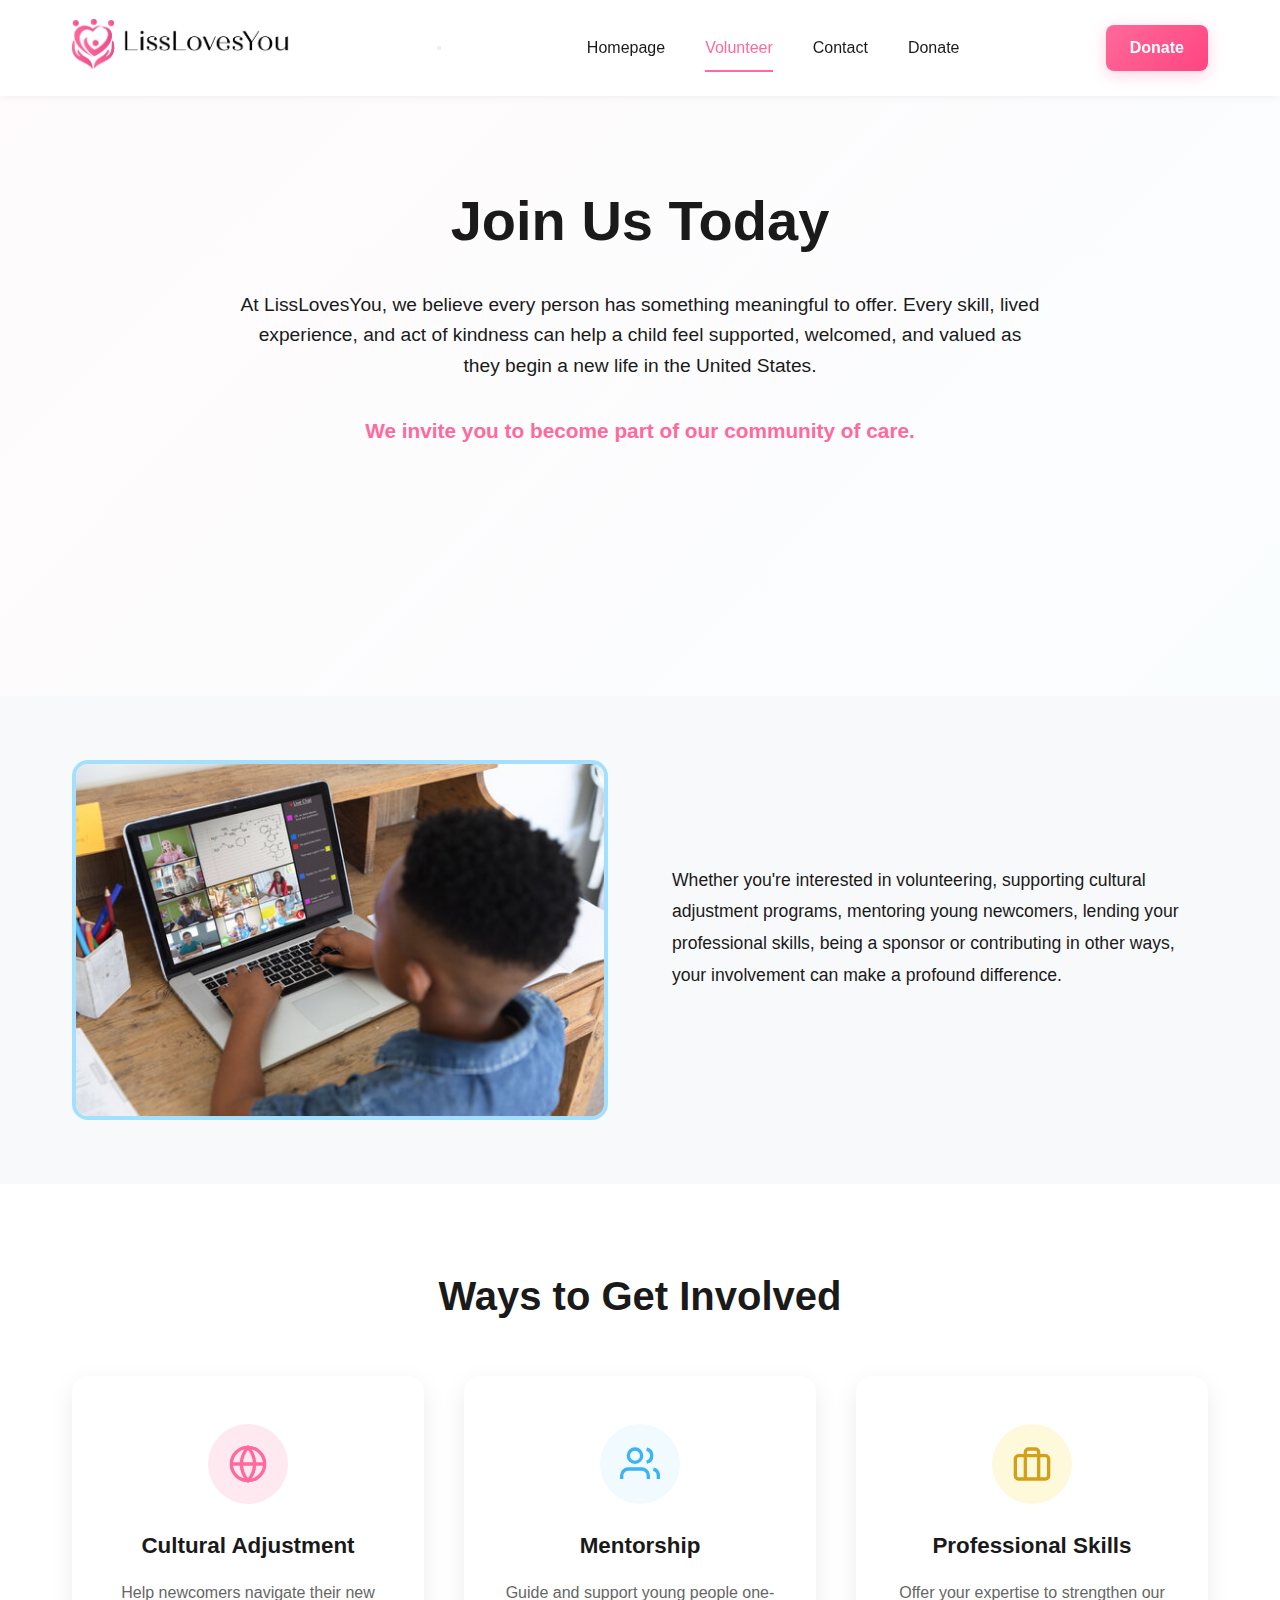
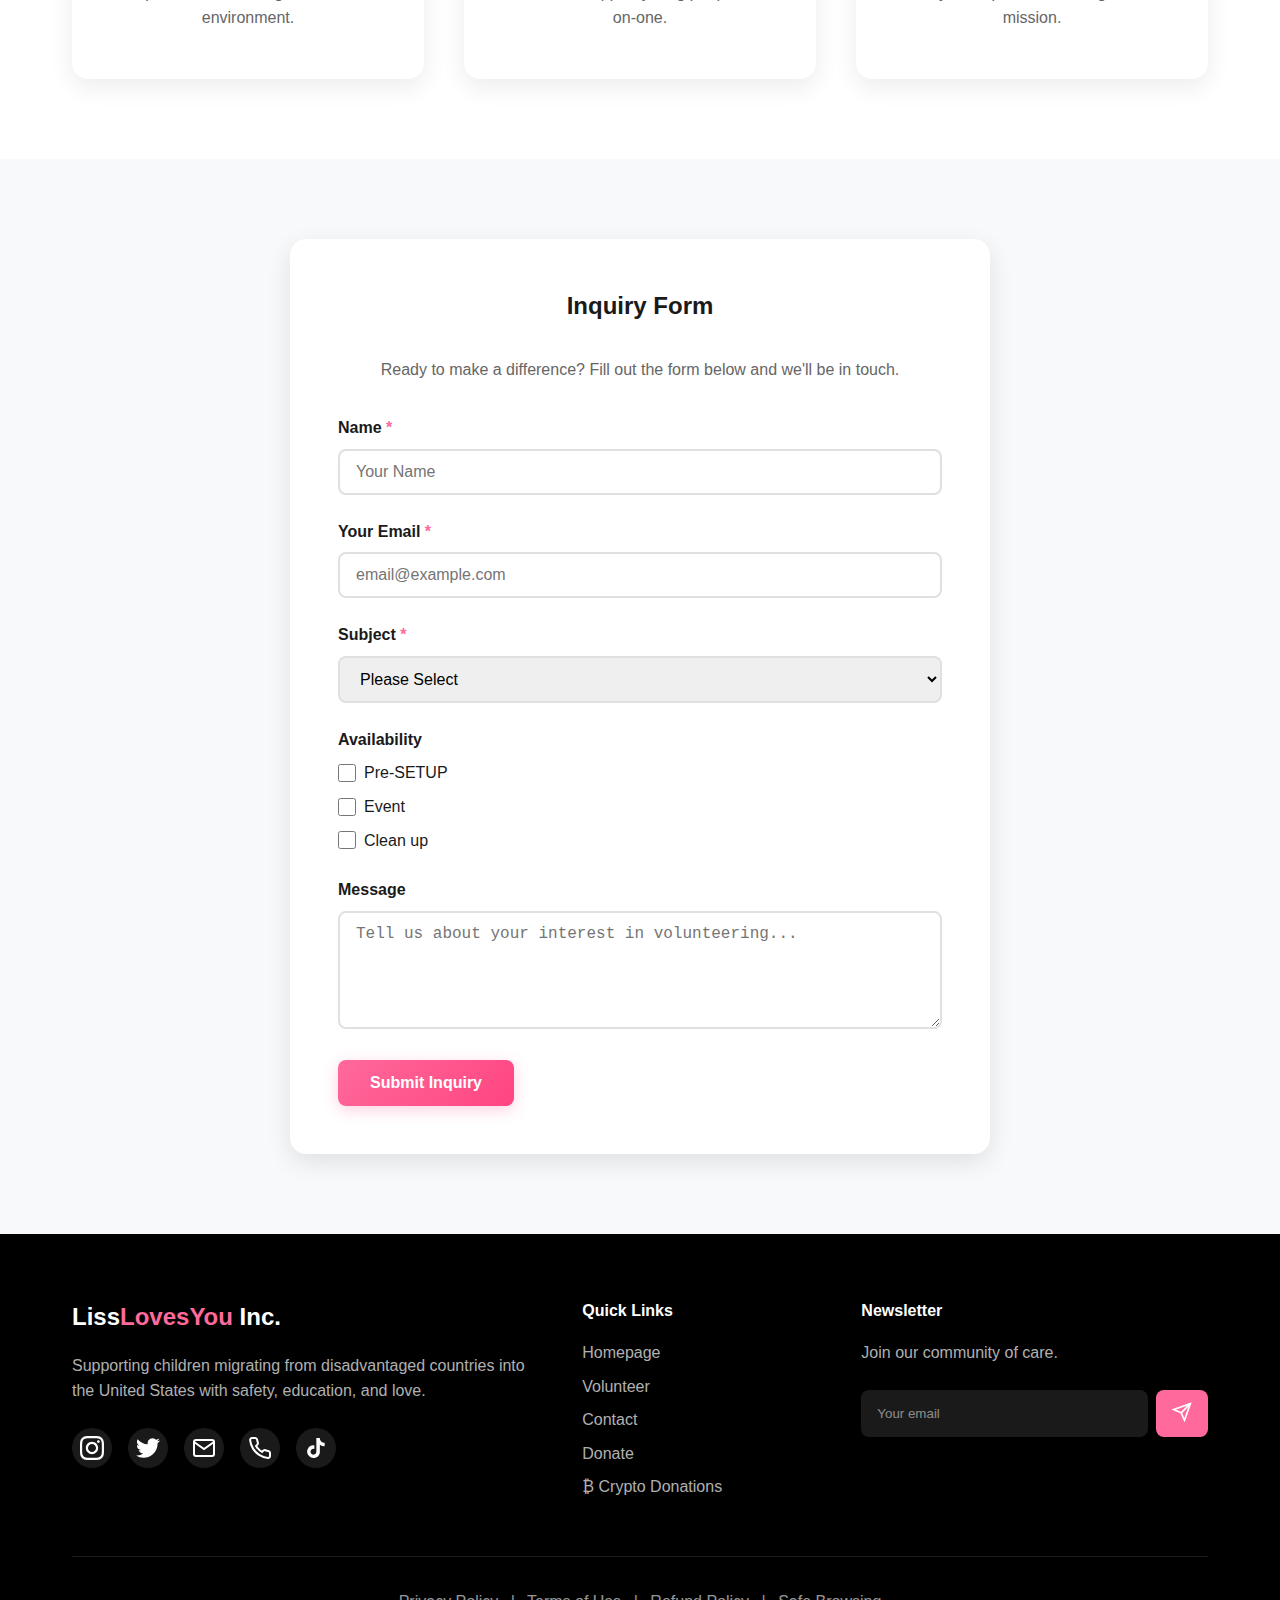
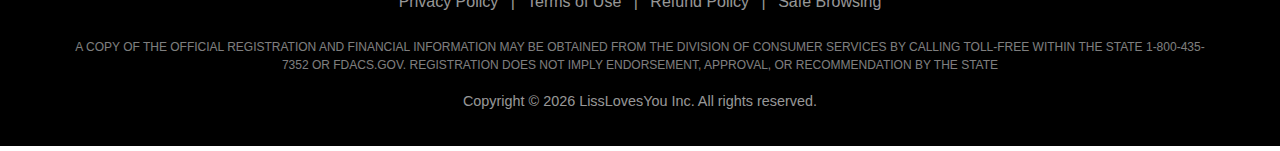
<file: volunteer.html>
<!DOCTYPE html>
<html lang="en">
<head>
    <meta charset="UTF-8">
    <meta name="viewport" content="width=device-width, initial-scale=1.0">
    <title>Volunteer with LissLovesYou | Make a Difference for Migrant Children</title>
    <meta name="description" content="Volunteer with LissLovesYou to support children migrating to the United States. Opportunities in mentorship, cultural adjustment, and professional skills. Join our community of care.">
    <meta name="keywords" content="volunteer LissLovesYou, nonprofit volunteer, help migrant children, Florida volunteer opportunities, child mentorship">
    <link rel="stylesheet" href="styles.css">
</head>
<body>
    <nav class="navbar">
        <div class="container nav-container">
            <div class="logo">
                <img src="logo.png" alt="LissLovesYou Logo">
            </div>
            <button class="hamburger" id="hamburger" aria-label="Toggle navigation menu">
                <span></span>
                <span></span>
                <span></span>
            </button>
            <ul class="nav-links" id="navLinks">
                <li><a href="index.html" class="nav-link">Homepage</a></li>
                <li><a href="volunteer.html" class="nav-link active">Volunteer</a></li>
                <li><a href="contact.html" class="nav-link">Contact</a></li>
                <li><a href="donate.html" class="nav-link">Donate</a></li>
            </ul>
            <a href="https://www.zeffy.com/en-US/donation-form/donate-to-change-lives-5524" target="_blank" class="donate-btn">Donate</a>
        </div>
    </nav>

    <section class="hero-section" style="padding: 5rem 0; text-align: center;">
        <div class="container">
            <h1 style="font-size: 3.5rem; margin-bottom: 1.5rem;">Join Us Today</h1>
            <p style="font-size: 1.2rem; max-width: 800px; margin: 0 auto 1rem; color: var(--text-dark);">At LissLovesYou, we believe every person has something meaningful to offer. Every skill, lived experience, and act of kindness can help a child feel supported, welcomed, and valued as they begin a new life in the United States.</p>
            <p style="font-size: 1.3rem; color: var(--pink); font-weight: 600; margin-top: 2rem;">We invite you to become part of our community of care.</p>
        </div>
    </section>

    <section style="padding: 4rem 0; background: var(--gray-bg);">
        <div class="container">
            <div style="display: grid; grid-template-columns: 1fr 1fr; gap: 4rem; align-items: center;">
                <div style="border-radius: 16px; overflow: hidden; border: 4px solid var(--light-blue);">
                    <img src="laptop-image.jpg" alt="Person volunteering online" style="width: 100%; height: auto; display: block;">
                </div>
                <div>
                    <p style="font-size: 1.1rem; line-height: 1.8; color: var(--text-dark); margin-bottom: 1.5rem;">Whether you're interested in volunteering, supporting cultural adjustment programs, mentoring young newcomers, lending your professional skills, being a sponsor or contributing in other ways, your involvement can make a profound difference.</p>
                </div>
            </div>
        </div>
    </section>

    <section style="padding: 5rem 0;">
        <div class="container">
            <h2 style="text-align: center; font-size: 2.5rem; margin-bottom: 3rem;">Ways to Get Involved</h2>
            <div style="display: grid; grid-template-columns: repeat(3, 1fr); gap: 2.5rem;">
                <div style="background: white; padding: 3rem 2rem; border-radius: 16px; box-shadow: 0 8px 24px rgba(0,0,0,0.08); text-align: center;">
                    <div style="width: 80px; height: 80px; margin: 0 auto 1.5rem; background: rgba(255, 105, 155, 0.15); border-radius: 50%; display: flex; align-items: center; justify-content: center;">
                        <svg width="40" height="40" viewBox="0 0 24 24" fill="none" stroke="#ff699b" stroke-width="2">
                            <circle cx="12" cy="12" r="10"></circle>
                            <line x1="2" y1="12" x2="22" y2="12"></line>
                            <path d="M12 2a15.3 15.3 0 0 1 4 10 15.3 15.3 0 0 1-4 10 15.3 15.3 0 0 1-4-10 15.3 15.3 0 0 1 4-10z"></path>
                        </svg>
                    </div>
                    <h3 style="font-size: 1.4rem; margin-bottom: 1rem;">Cultural Adjustment</h3>
                    <p style="color: var(--text-light);">Help newcomers navigate their new environment.</p>
                </div>
                <div style="background: white; padding: 3rem 2rem; border-radius: 16px; box-shadow: 0 8px 24px rgba(0,0,0,0.08); text-align: center;">
                    <div style="width: 80px; height: 80px; margin: 0 auto 1.5rem; background: rgba(163, 224, 255, 0.15); border-radius: 50%; display: flex; align-items: center; justify-content: center;">
                        <svg width="40" height="40" viewBox="0 0 24 24" fill="none" stroke="#3ab4f2" stroke-width="2">
                            <path d="M17 21v-2a4 4 0 0 0-4-4H5a4 4 0 0 0-4 4v2"></path>
                            <circle cx="9" cy="7" r="4"></circle>
                            <path d="M23 21v-2a4 4 0 0 0-3-3.87"></path>
                            <path d="M16 3.13a4 4 0 0 1 0 7.75"></path>
                        </svg>
                    </div>
                    <h3 style="font-size: 1.4rem; margin-bottom: 1rem;">Mentorship</h3>
                    <p style="color: var(--text-light);">Guide and support young people one-on-one.</p>
                </div>
                <div style="background: white; padding: 3rem 2rem; border-radius: 16px; box-shadow: 0 8px 24px rgba(0,0,0,0.08); text-align: center;">
                    <div style="width: 80px; height: 80px; margin: 0 auto 1.5rem; background: rgba(255, 235, 137, 0.3); border-radius: 50%; display: flex; align-items: center; justify-content: center;">
                        <svg width="40" height="40" viewBox="0 0 24 24" fill="none" stroke="#d4a017" stroke-width="2">
                            <rect x="2" y="7" width="20" height="14" rx="2" ry="2"></rect>
                            <path d="M16 21V5a2 2 0 0 0-2-2h-4a2 2 0 0 0-2 2v16"></path>
                        </svg>
                    </div>
                    <h3 style="font-size: 1.4rem; margin-bottom: 1rem;">Professional Skills</h3>
                    <p style="color: var(--text-light);">Offer your expertise to strengthen our mission.</p>
                </div>
            </div>
        </div>
    </section>

    <section style="padding: 5rem 0; background: var(--gray-bg);">
        <div class="container">
            <div style="max-width: 700px; margin: 0 auto; background: white; padding: 3rem; border-radius: 16px; box-shadow: 0 8px 24px rgba(0,0,0,0.1);">
                <h2 style="text-align: center; margin-bottom: 2rem;">Inquiry Form</h2>
                <p style="text-align: center; color: var(--text-light); margin-bottom: 2rem;">Ready to make a difference? Fill out the form below and we'll be in touch.</p>
                
                <form style="display: flex; flex-direction: column; gap: 1.5rem;">
                    <div>
                        <label style="display: block; margin-bottom: 0.5rem; font-weight: 600;">Name <span style="color: var(--pink);">*</span></label>
                        <input type="text" placeholder="Your Name" required style="width: 100%; padding: 12px 16px; border: 2px solid #e0e0e0; border-radius: 8px; font-size: 1rem;">
                    </div>
                    <div>
                        <label style="display: block; margin-bottom: 0.5rem; font-weight: 600;">Your Email <span style="color: var(--pink);">*</span></label>
                        <input type="email" placeholder="email@example.com" required style="width: 100%; padding: 12px 16px; border: 2px solid #e0e0e0; border-radius: 8px; font-size: 1rem;">
                    </div>
                    <div>
                        <label style="display: block; margin-bottom: 0.5rem; font-weight: 600;">Subject <span style="color: var(--pink);">*</span></label>
                        <select required style="width: 100%; padding: 12px 16px; border: 2px solid #e0e0e0; border-radius: 8px; font-size: 1rem;">
                            <option>Please Select</option>
                            <option>Volunteer Inquiry</option>
                            <option>Mentorship Program</option>
                            <option>Professional Skills</option>
                            <option>Cultural Adjustment</option>
                            <option>Other</option>
                        </select>
                    </div>
                    <div>
                        <label style="display: block; margin-bottom: 0.5rem; font-weight: 600;">Availability</label>
                        <div style="display: flex; flex-direction: column; gap: 0.5rem;">
                            <label style="display: flex; align-items: center; gap: 0.5rem;"><input type="checkbox" style="width: 18px; height: 18px;"> Pre-SETUP</label>
                            <label style="display: flex; align-items: center; gap: 0.5rem;"><input type="checkbox" style="width: 18px; height: 18px;"> Event</label>
                            <label style="display: flex; align-items: center; gap: 0.5rem;"><input type="checkbox" style="width: 18px; height: 18px;"> Clean up</label>
                        </div>
                    </div>
                    <div>
                        <label style="display: block; margin-bottom: 0.5rem; font-weight: 600;">Message</label>
                        <textarea placeholder="Tell us about your interest in volunteering..." rows="5" style="width: 100%; padding: 12px 16px; border: 2px solid #e0e0e0; border-radius: 8px; font-size: 1rem; resize: vertical;"></textarea>
                    </div>
                    <button type="submit" class="btn btn-primary" style="align-self: flex-start;">Submit Inquiry</button>
                </form>
            </div>
        </div>
    </section>

    <footer class="footer">
        <div class="container">
            <div class="footer-content">
                <div class="footer-col">
                    <h3 class="footer-title">Liss<span class="loves-you">LovesYou</span> Inc.</h3>
                    <p>Supporting children migrating from disadvantaged countries into the United States with safety, education, and love.</p>
                    <div class="social-icons">
                        <a href="https://www.instagram.com/lisslovesyouorg?igsh=Z25xYTR3cWc0djk3" target="_blank" aria-label="Instagram"><svg width="24" height="24" viewBox="0 0 24 24" fill="currentColor"><path d="M12 2.163c3.204 0 3.584.012 4.85.07 3.252.148 4.771 1.691 4.919 4.919.058 1.265.069 1.645.069 4.849 0 3.205-.012 3.584-.069 4.849-.149 3.225-1.664 4.771-4.919 4.919-1.266.058-1.644.07-4.85.07-3.204 0-3.584-.012-4.849-.07-3.26-.149-4.771-1.699-4.919-4.92-.058-1.265-.07-1.644-.07-4.849 0-3.204.013-3.583.07-4.849.149-3.227 1.664-4.771 4.919-4.919 1.266-.057 1.645-.069 4.849-.069zm0-2.163c-3.259 0-3.667.014-4.947.072-4.358.2-6.78 2.618-6.98 6.98-.059 1.281-.073 1.689-.073 4.948 0 3.259.014 3.668.072 4.948.2 4.358 2.618 6.78 6.98 6.98 1.281.058 1.689.072 4.948.072 3.259 0 3.668-.014 4.948-.072 4.354-.2 6.782-2.618 6.979-6.98.059-1.28.073-1.689.073-4.948 0-3.259-.014-3.667-.072-4.947-.196-4.354-2.617-6.78-6.979-6.98-1.281-.059-1.69-.073-4.949-.073zm0 5.838c-3.403 0-6.162 2.759-6.162 6.162s2.759 6.163 6.162 6.163 6.162-2.759 6.162-6.163c0-3.403-2.759-6.162-6.162-6.162zm0 10.162c-2.209 0-4-1.79-4-4 0-2.209 1.791-4 4-4s4 1.791 4 4c0 2.21-1.791 4-4 4zm6.406-11.845c-.796 0-1.441.645-1.441 1.44s.645 1.44 1.441 1.44c.795 0 1.439-.645 1.439-1.44s-.644-1.44-1.439-1.44z"/></svg></a>
                        <a href="https://x.com/lisslovesyouorg?s=21&t=ozc5eb7XLZ3u6HCBC7eM7w" target="_blank" aria-label="Twitter"><svg width="24" height="24" viewBox="0 0 24 24" fill="currentColor"><path d="M23.953 4.57a10 10 0 01-2.825.775 4.958 4.958 0 002.163-2.723c-.951.555-2.005.959-3.127 1.184a4.92 4.92 0 00-8.384 4.482C7.69 8.095 4.067 6.13 1.64 3.162a4.822 4.822 0 00-.666 2.475c0 1.71.87 3.213 2.188 4.096a4.904 4.904 0 01-2.228-.616v.06a4.923 4.923 0 003.946 4.827 4.996 4.996 0 01-2.212.085 4.936 4.936 0 004.604 3.417 9.867 9.867 0 01-6.102 2.105c-.39 0-.779-.023-1.17-.067a13.995 13.995 0 007.557 2.209c9.053 0 13.998-7.496 13.998-13.985 0-.21 0-.42-.015-.63A9.935 9.935 0 0024 4.59z"/></svg></a>
                        <a href="/cdn-cgi/l/email-protection#abc2c5cdc4ebe7c2d8d8e7c4ddced8f2c4de85c4d9cc" aria-label="Email"><svg width="24" height="24" viewBox="0 0 24 24" fill="none" stroke="currentColor" stroke-width="2"><path d="M4 4h16c1.1 0 2 .9 2 2v12c0 1.1-.9 2-2 2H4c-1.1 0-2-.9-2-2V6c0-1.1.9-2 2-2z"></path><polyline points="22,6 12,13 2,6"></polyline></svg></a>
                        <a href="tel:+4407723466872" aria-label="Phone"><svg width="24" height="24" viewBox="0 0 24 24" fill="none" stroke="currentColor" stroke-width="2"><path d="M22 16.92v3a2 2 0 0 1-2.18 2 19.79 19.79 0 0 1-8.63-3.07 19.5 19.5 0 0 1-6-6 19.79 19.79 0 0 1-3.07-8.67A2 2 0 0 1 4.11 2h3a2 2 0 0 1 2 1.72 12.84 12.84 0 0 0 .7 2.81 2 2 0 0 1-.45 2.11L8.09 9.91a16 16 0 0 0 6 6l1.27-1.27a2 2 0 0 1 2.11-.45 12.84 12.84 0 0 0 2.81.7A2 2 0 0 1 22 16.92z"></path></svg></a>
                        <a href="https://www.tiktok.com/@lisslovesyouorg?_r=1&_t=ZP-924zbl2Trby" target="_blank" aria-label="TikTok"><svg width="24" height="24" viewBox="0 0 24 24" fill="currentColor"><path d="M19.59 6.69a4.83 4.83 0 01-3.77-4.25V2h-3.45v13.67a2.89 2.89 0 01-5.2 1.74 2.89 2.89 0 012.31-4.64 2.93 2.93 0 01.88.13V9.4a6.84 6.84 0 00-1-.05A6.33 6.33 0 005 20.1a6.34 6.34 0 0010.86-4.43v-7a8.16 8.16 0 004.77 1.52v-3.4a4.85 4.85 0 01-1-.1z"/></svg></a>
                    </div>
                </div>
                <div class="footer-col">
                    <h4>Quick Links</h4>
                    <ul class="footer-links">
                        <li><a href="index.html">Homepage</a></li>
                        <li><a href="volunteer.html">Volunteer</a></li>
                        <li><a href="contact.html">Contact</a></li>
                        <li><a href="donate.html">Donate</a></li>
                        <li><a href="crypto-donations.html">₿ Crypto Donations</a></li>
                    </ul>
                </div>
                <div class="footer-col">
                    <h4>Newsletter</h4>
                    <p>Join our community of care.</p>
                    <form class="newsletter-form">
                        <input type="email" placeholder="Your email" required>
                        <button type="submit" class="newsletter-btn">
                            <svg width="20" height="20" viewBox="0 0 24 24" fill="none" stroke="currentColor" stroke-width="2">
                                <line x1="22" y1="2" x2="11" y2="13"></line>
                                <polygon points="22 2 15 22 11 13 2 9 22 2"></polygon>
                            </svg>
                        </button>
                    </form>
                </div>
            </div>
            <div class="footer-bottom">
                <div class="footer-legal-links">
                    <a href="privacy-policy.html">Privacy Policy</a>
                    <span>|</span>
                    <a href="terms-of-use.html">Terms of Use</a>
                    <span>|</span>
                    <a href="refund-policy.html">Refund Policy</a>
                    <span>|</span>
                    <a href="safe-browsing.html">Safe Browsing</a>
                </div>
                <p class="disclaimer">A COPY OF THE OFFICIAL REGISTRATION AND FINANCIAL INFORMATION MAY BE OBTAINED FROM THE DIVISION OF CONSUMER SERVICES BY CALLING TOLL-FREE WITHIN THE STATE 1-800-435-7352 OR FDACS.GOV. REGISTRATION DOES NOT IMPLY ENDORSEMENT, APPROVAL, OR RECOMMENDATION BY THE STATE</p>
                <p class="copyright">Copyright © 2026 LissLovesYou Inc. All rights reserved.</p>
            </div>
        </div>
        <button class="scroll-to-top" id="scrollToTop">
            <svg width="24" height="24" viewBox="0 0 24 24" fill="none" stroke="currentColor" stroke-width="2">
                <polyline points="18 15 12 9 6 15"></polyline>
            </svg>
        </button>
    </footer>
    <scrip
</file>
<file: styles.css>
/* LissLovesYou - Enhanced with Animations & Visual Impact */
:root {
    --pink: #ff699b;
    --light-pink: #ffb6ce;
    --yellow: #ffeb89;
    --light-blue: #a3e0ff;
    --green: #a3ffce;
    --purple: #cea3ff;
    --black: #000000;
    --white: #ffffff;
    --text-dark: #1a1a1a;
    --text-light: #666666;
    --gray-bg: #f8f9fa;
}

* {
    margin: 0;
    padding: 0;
    box-sizing: border-box;
}

body {
    font-family: -apple-system, BlinkMacSystemFont, 'Segoe UI', 'Roboto', sans-serif;
    line-height: 1.6;
    color: var(--text-dark);
    overflow-x: hidden;
}

html {
    scroll-behavior: smooth;
}

.container {
    max-width: 1200px;
    margin: 0 auto;
    padding: 0 2rem;
}

/* SMOOTH FADE-IN ANIMATIONS */
@keyframes fadeInUp {
    from {
        opacity: 0;
        transform: translateY(30px);
    }
    to {
        opacity: 1;
        transform: translateY(0);
    }
}

@keyframes fadeIn {
    from { opacity: 0; }
    to { opacity: 1; }
}

@keyframes slideInLeft {
    from {
        opacity: 0;
        transform: translateX(-50px);
    }
    to {
        opacity: 1;
        transform: translateX(0);
    }
}

@keyframes slideInRight {
    from {
        opacity: 0;
        transform: translateX(50px);
    }
    to {
        opacity: 1;
        transform: translateX(0);
    }
}

@keyframes scaleIn {
    from {
        opacity: 0;
        transform: scale(0.9);
    }
    to {
        opacity: 1;
        transform: scale(1);
    }
}

@keyframes shimmer {
    0% { background-position: -1000px 0; }
    100% { background-position: 1000px 0; }
}

/* Disabled - too repetitive
@keyframes shimmerSubtle {
    0%, 100% { opacity: 0; }
    50% { opacity: 0.3; }
}
*/

@keyframes pulse {
    0%, 100% { transform: scale(1); }
    50% { transform: scale(1.05); }
}

@keyframes float {
    0%, 100% { transform: translateY(0); }
    50% { transform: translateY(-10px); }
}

/* NAVIGATION - Enhanced */
.navbar {
    background: white;
    padding: 1.2rem 0;
    position: sticky;
    top: 0;
    z-index: 1000;
    box-shadow: 0 2px 8px rgba(0, 0, 0, 0.05);
    transition: all 0.3s cubic-bezier(0.4, 0, 0.2, 1);
    animation: fadeIn 0.5s ease-out;
}

.navbar.scrolled {
    box-shadow: 0 4px 20px rgba(0, 0, 0, 0.1);
    padding: 0.8rem 0;
}

.nav-container {
    display: flex;
    justify-content: space-between;
    align-items: center;
}

.logo {
    animation: slideInLeft 0.6s ease-out;
}

.logo img {
    height: 50px;
    transition: transform 0.3s ease;
}

.logo img:hover {
    transform: scale(1.1) rotate(2deg);
}

.nav-links {
    display: flex;
    list-style: none;
    gap: 2.5rem;
    align-items: center;
    animation: fadeIn 0.8s ease-out 0.2s both;
}

.nav-link {
    text-decoration: none;
    color: var(--text-dark);
    font-weight: 500;
    transition: all 0.3s ease;
    position: relative;
    padding: 0.5rem 0;
}

.nav-link::before {
    content: '';
    position: absolute;
    bottom: 0;
    left: 50%;
    width: 0;
    height: 2px;
    background: var(--pink);
    transition: all 0.3s ease;
    transform: translateX(-50%);
}

.nav-link:hover {
    color: var(--pink);
}

.nav-link:hover::before {
    width: 100%;
}

.nav-link.active {
    color: var(--pink);
}

.nav-link.active::after {
    content: '';
    position: absolute;
    bottom: -8px;
    left: 0;
    right: 0;
    height: 2px;
    background: var(--pink);
}

/* ENHANCED BUTTONS */
.btn {
    display: inline-block;
    padding: 14px 32px;
    border-radius: 8px;
    text-decoration: none;
    font-weight: 600;
    border: none;
    cursor: pointer;
    font-size: 1rem;
    transition: all 0.3s cubic-bezier(0.4, 0, 0.2, 1);
    position: relative;
    overflow: hidden;
}

.btn::before {
    content: '';
    position: absolute;
    top: 50%;
    left: 50%;
    width: 0;
    height: 0;
    border-radius: 50%;
    background: rgba(255, 255, 255, 0.3);
    transform: translate(-50%, -50%);
    transition: width 0.6s, height 0.6s;
}

.btn:hover::before {
    width: 300px;
    height: 300px;
}

.btn-primary {
    background: linear-gradient(135deg, var(--pink) 0%, #ff4581 100%);
    color: white;
    box-shadow: 0 4px 15px rgba(255, 105, 155, 0.3);
}

.btn-primary:hover {
    transform: translateY(-3px);
    box-shadow: 0 6px 25px rgba(255, 105, 155, 0.4);
}

.btn-primary:active {
    transform: translateY(-1px);
}

.btn-secondary {
    background: white;
    color: var(--text-dark);
    border: 2px solid var(--pink);
    box-shadow: 0 4px 15px rgba(0, 0, 0, 0.1);
}

.btn-secondary:hover {
    background: var(--pink);
    color: white;
    transform: translateY(-3px);
    box-shadow: 0 6px 25px rgba(255, 105, 155, 0.3);
}

.donate-btn {
    background: linear-gradient(135deg, var(--pink) 0%, #ff4581 100%);
    color: white;
    padding: 10px 24px;
    border-radius: 8px;
    text-decoration: none;
    font-weight: 600;
    transition: all 0.3s cubic-bezier(0.4, 0, 0.2, 1);
    box-shadow: 0 4px 15px rgba(255, 105, 155, 0.3);
    animation: slideInRight 0.6s ease-out;
    position: relative;
    overflow: hidden;
}

.donate-btn::after {
    content: '';
    position: absolute;
    right: -20px;
    top: 50%;
    transform: translateY(-50%);
    opacity: 0;
    transition: all 0.3s ease;
    /* Emoji removed per client request */
}

.donate-btn:hover {
    transform: translateY(-2px);
    box-shadow: 0 6px 25px rgba(255, 105, 155, 0.4);
    /* Removed padding change since no emoji */
}

/* HERO SECTION - Enhanced with Dramatic Image Layout */
.hero-section {
    padding: 5rem 0 4rem;
    background: linear-gradient(135deg, rgba(255, 182, 206, 0.05) 0%, rgba(163, 224, 255, 0.05) 100%);
    animation: fadeIn 0.8s ease-out;
    position: relative;
    overflow: hidden;
    min-height: 600px;
}

.hero-grid {
    display: grid;
    grid-template-columns: 1fr 1.2fr;
    gap: 2rem;
    align-items: center;
    position: relative;
    z-index: 2;
}

.hero-content {
    max-width: 600px;
    animation: slideInLeft 0.8s ease-out 0.2s both;
    padding-right: 2rem;
}

/* Dramatic Image Container - Overlaps and bleeds */
.hero-image {
    border-radius: 20px;
    overflow: hidden;
    box-shadow: 0 30px 80px rgba(0, 0, 0, 0.25);
    position: relative;
    animation: slideInRight 0.8s ease-out 0.3s both;
    transition: all 0.6s cubic-bezier(0.4, 0, 0.2, 1);
    transform: scale(1.05);
    margin: -4rem -4rem -4rem 0;
}

.hero-image {
    border: 4px solid var(--yellow);
}

.badge {
    display: inline-block;
    background: var(--light-pink);
    color: var(--pink);
    padding: 10px 24px;
    border-radius: 50px;
    font-weight: 700;
    font-size: 0.75rem;
    margin-bottom: 2rem;
    letter-spacing: 1px;
    animation: scaleIn 0.6s ease-out 0.4s both;
    position: relative;
}

.badge::before {
    content: '';
    position: absolute;
    top: 0;
    left: 0;
    right: 0;
    bottom: 0;
    border-radius: 50px;
    background: linear-gradient(90deg, transparent, rgba(255, 255, 255, 0.8), transparent);
    /* Shimmer removed - was too repetitive */
    opacity: 0;
}

.yellow-badge {
    background: var(--yellow);
    color: var(--text-dark);
}

.hero-title {
    font-size: 3rem;
    color: var(--text-dark);
    margin-bottom: 1.5rem;
    line-height: 1.2;
    font-weight: 800;
    animation: fadeInUp 0.8s ease-out 0.3s both;
}

.hero-title .highlight {
    color: var(--pink);
    position: relative;
    display: inline-block;
}

.hero-title .highlight::after {
    content: '';
    position: absolute;
    bottom: 5px;
    left: 0;
    right: 0;
    height: 12px;
    background: rgba(255, 105, 155, 0.2);
    z-index: -1;
    animation: slideInRight 0.6s ease-out 0.8s both;
}

.hero-subtitle {
    font-size: 1.1rem;
    color: var(--text-light);
    margin-bottom: 2rem;
    line-height: 1.7;
    animation: fadeInUp 0.8s ease-out 0.4s both;
}

.hero-buttons {
    display: flex;
    gap: 1rem;
    flex-wrap: wrap;
    animation: fadeInUp 0.8s ease-out 0.5s both;
}

/* ENHANCED IMAGE CONTAINERS - More Dramatic and Impactful */
.hero-image::before,
.commitment-image::before,
.impact-image::before {
    content: '';
    position: absolute;
    top: 0;
    left: 0;
    right: 0;
    bottom: 0;
    background: linear-gradient(135deg, rgba(255, 105, 155, 0.15) 0%, rgba(163, 224, 255, 0.15) 100%);
    opacity: 0;
    transition: opacity 0.5s ease;
    z-index: 1;
    mix-blend-mode: multiply;
}

.hero-image:hover::before,
.commitment-image:hover::before,
.impact-image:hover::before {
    opacity: 1;
}

.hero-image:hover {
    transform: scale(1.08);
    box-shadow: 0 40px 100px rgba(0, 0, 0, 0.3);
}

.commitment-image,
.impact-image {
    border-radius: 20px;
    overflow: hidden;
    box-shadow: 0 25px 70px rgba(0, 0, 0, 0.2);
    position: relative;
    animation: slideInRight 0.8s ease-out 0.3s both;
    transition: all 0.6s cubic-bezier(0.4, 0, 0.2, 1);
}

.commitment-image {
    border: 4px solid var(--light-blue);
}

.impact-image {
    border: 4px solid var(--light-pink);
}

.commitment-image:hover,
.impact-image:hover {
    transform: translateY(-15px) scale(1.03);
    box-shadow: 0 35px 90px rgba(0, 0, 0, 0.25);
}

.hero-image img,
.commitment-image img,
.impact-image img {
    width: 100%;
    height: auto;
    display: block;
    transition: transform 0.5s ease;
}

.hero-image:hover img,
.commitment-image:hover img,
.impact-image:hover img {
    transform: scale(1.05);
}

/* MISSION SECTION */
.mission-section {
    padding: 5rem 0;
    background: var(--gray-bg);
    animation: fadeIn 0.8s ease-out;
}

.mission-box {
    background: white;
    padding: 3rem;
    border-radius: 12px;
    border-left: 5px solid var(--pink);
    max-width: 900px;
    margin: 0 auto;
    box-shadow: 0 10px 40px rgba(0, 0, 0, 0.08);
    animation: scaleIn 0.8s ease-out;
    transition: all 0.3s ease;
    position: relative;
    overflow: hidden;
}

.mission-box::before {
    content: '';
    position: absolute;
    top: -50%;
    right: -10%;
    width: 300px;
    height: 300px;
    background: radial-gradient(circle, rgba(255, 105, 155, 0.05) 0%, transparent 70%);
    border-radius: 50%;
}

.mission-box:hover {
    transform: translateY(-5px);
    box-shadow: 0 15px 50px rgba(0, 0, 0, 0.12);
}

.mission-box h2 {
    font-size: 2rem;
    color: var(--text-dark);
    margin-bottom: 1rem;
    font-weight: 700;
}

.mission-box p {
    font-size: 1.1rem;
    color: var(--text-light);
    line-height: 1.7;
}

/* VALUES SECTION */
.values-section {
    padding: 5rem 0;
    background: white;
}

.values-grid {
    display: grid;
    grid-template-columns: repeat(4, 1fr);
    gap: 2rem;
}

.value-card {
    padding: 2.5rem 2rem;
    border-radius: 12px;
    text-align: center;
    transition: all 0.4s cubic-bezier(0.4, 0, 0.2, 1);
    animation: fadeInUp 0.8s ease-out both;
    position: relative;
    overflow: hidden;
}

.value-card:nth-child(1) { animation-delay: 0.1s; }
.value-card:nth-child(2) { animation-delay: 0.2s; }
.value-card:nth-child(3) { animation-delay: 0.3s; }
.value-card:nth-child(4) { animation-delay: 0.4s; }

.value-card::before {
    content: '';
    position: absolute;
    top: 0;
    left: 0;
    right: 0;
    height: 4px;
    opacity: 0;
    transition: opacity 0.3s ease;
}

.pink-card {
    background: rgba(255, 182, 206, 0.15);
    border: 2px solid var(--light-pink);
}

.pink-card::before {
    background: var(--pink);
}

.blue-card {
    background: rgba(163, 224, 255, 0.15);
    border: 2px solid var(--light-blue);
}

.blue-card::before {
    background: var(--light-blue);
}

.green-card {
    background: rgba(163, 255, 206, 0.15);
    border: 2px solid var(--green);
}

.green-card::before {
    background: var(--green);
}

.purple-card {
    background: rgba(206, 163, 255, 0.15);
    border: 2px solid var(--purple);
}

.purple-card::before {
    background: var(--purple);
}

.value-card:hover {
    transform: translateY(-10px);
    box-shadow: 0 15px 40px rgba(0, 0, 0, 0.15);
}

.value-card:hover::before {
    opacity: 1;
}

.value-icon {
    width: 70px;
    height: 70px;
    margin: 0 auto 1.5rem;
    background: white;
    border-radius: 50%;
    display: flex;
    align-items: center;
    justify-content: center;
    color: var(--pink);
    box-shadow: 0 4px 12px rgba(0, 0, 0, 0.08);
    transition: all 0.3s ease;
}

.value-card:hover .value-icon {
    animation: float 2s ease-in-out infinite;
    box-shadow: 0 8px 20px rgba(0, 0, 0, 0.15);
}

.value-card h3 {
    font-size: 1.3rem;
    margin-bottom: 0.75rem;
    color: var(--text-dark);
}

.value-card p {
    color: var(--text-light);
    font-size: 0.95rem;
}

/* COMMITMENT SECTION */
.commitment-section {
    padding: 5rem 0;
    background: var(--gray-bg);
}

.commitment-grid {
    display: grid;
    grid-template-columns: 1fr 1fr;
    gap: 4rem;
    align-items: center;
}

.commitment-content {
    animation: slideInRight 0.8s ease-out;
}

.commitment-content h2 {
    font-size: 2.5rem;
    margin-bottom: 1.5rem;
    color: var(--text-dark);
}

.commitment-quote {
    background: white;
    padding: 2rem;
    border-left: 4px solid var(--yellow);
    border-radius: 8px;
    margin-bottom: 2rem;
    box-shadow: 0 8px 30px rgba(0, 0, 0, 0.08);
    transition: all 0.3s ease;
    position: relative;
}

.commitment-quote::before {
    content: '"';
    position: absolute;
    top: -20px;
    left: 20px;
    font-size: 4rem;
    color: var(--yellow);
    font-family: Georgia, serif;
    opacity: 0.3;
}

.commitment-quote:hover {
    transform: translateX(10px);
    box-shadow: 0 12px 40px rgba(0, 0, 0, 0.12);
}

.commitment-quote p {
    font-style: italic;
    color: var(--text-dark);
    line-height: 1.7;
}

/* IMPACT SECTION */
.impact-section {
    padding: 5rem 0;
    background: white;
}

.impact-grid {
    display: grid;
    grid-template-columns: 1fr 1fr;
    gap: 4rem;
    align-items: center;
}

.impact-content {
    animation: slideInLeft 0.8s ease-out;
}

.impact-content h2 {
    font-size: 2.5rem;
    margin-bottom: 1.5rem;
    margin-top: 1rem;
    color: var(--text-dark);
}

.impact-content p {
    font-size: 1.1rem;
    color: var(--text-light);
    line-height: 1.7;
    margin-bottom: 2rem;
}

.impact-buttons {
    display: flex;
    gap: 1rem;
    flex-wrap: wrap;
}

/* FOOTER */
.footer {
    background: var(--black);
    color: white;
    padding: 4rem 0 2rem;
    animation: fadeIn 1s ease-out;
}

.footer-content {
    display: grid;
    grid-template-columns: 2fr 1fr 1.5fr;
    gap: 3rem;
    margin-bottom: 3rem;
}

.footer-col h3, .footer-col h4 {
    margin-bottom: 1rem;
}

.footer-title {
    font-size: 1.5rem;
}

.loves-you {
    color: var(--pink);
}

.footer-col p {
    color: rgba(255, 255, 255, 0.7);
    margin-bottom: 1.5rem;
}

.social-icons {
    display: flex;
    gap: 1rem;
}

.social-icons a {
    width: 40px;
    height: 40px;
    border-radius: 50%;
    background: rgba(255, 255, 255, 0.1);
    display: flex;
    align-items: center;
    justify-content: center;
    color: white;
    transition: all 0.3s ease;
}

.social-icons a:hover {
    background: var(--pink);
    transform: translateY(-5px) scale(1.1);
    box-shadow: 0 8px 20px rgba(255, 105, 155, 0.4);
}

.footer-links {
    list-style: none;
}

.footer-links li {
    margin-bottom: 0.5rem;
}

.footer-links a {
    color: rgba(255, 255, 255, 0.7);
    text-decoration: none;
    transition: all 0.3s ease;
    display: inline-block;
}

.footer-links a:hover {
    color: white;
    transform: translateX(5px);
}

.newsletter-form {
    display: flex;
    gap: 0.5rem;
}

.newsletter-form input {
    flex: 1;
    padding: 12px 16px;
    border-radius: 8px;
    border: none;
    background: rgba(255, 255, 255, 0.1);
    color: white;
    transition: all 0.3s ease;
}

.newsletter-form input:focus {
    outline: none;
    background: rgba(255, 255, 255, 0.15);
    box-shadow: 0 0 0 2px var(--pink);
}

.newsletter-form input::placeholder {
    color: rgba(255, 255, 255, 0.5);
}

.newsletter-btn {
    padding: 12px 16px;
    border-radius: 8px;
    border: none;
    background: var(--pink);
    color: white;
    cursor: pointer;
    transition: all 0.3s ease;
}

.newsletter-btn:hover {
    background: #ff4581;
    transform: scale(1.1);
    box-shadow: 0 4px 15px rgba(255, 105, 155, 0.4);
}

.footer-bottom {
    border-top: 1px solid rgba(255, 255, 255, 0.1);
    padding-top: 2rem;
    text-align: center;
}

.footer-legal-links {
    margin-bottom: 1.5rem;
    color: rgba(255, 255, 255, 0.6);
}

.footer-legal-links a {
    color: rgba(255, 255, 255, 0.6);
    text-decoration: none;
    transition: color 0.3s ease;
}

.footer-legal-links a:hover {
    color: white;
}

.footer-legal-links span {
    margin: 0 0.5rem;
}

.disclaimer {
    font-size: 0.75rem;
    color: rgba(255, 255, 255, 0.5);
    margin-bottom: 1rem;
    line-height: 1.5;
}

.copyright {
    font-size: 0.9rem;
    color: rgba(255, 255, 255, 0.6);
}

/* SCROLL TO TOP BUTTON */
.scroll-to-top {
    position: fixed;
    bottom: 30px;
    right: 30px;
    width: 50px;
    height: 50px;
    background: linear-gradient(135deg, var(--pink) 0%, #ff4581 100%);
    border: none;
    border-radius: 50%;
    color: white;
    cursor: pointer;
    display: none;
    align-items: center;
    justify-content: center;
    box-shadow: 0 4px 15px rgba(255, 105, 155, 0.4);
    transition: all 0.3s cubic-bezier(0.4, 0, 0.2, 1);
    z-index: 999;
}

.scroll-to-top:hover {
    transform: translateY(-5px) scale(1.1);
    box-shadow: 0 8px 25px rgba(255, 105, 155, 0.5);
    animation: pulse 1s infinite;
}

/* CONTACT PAGE SPECIFIC */
.contact-hero {
    background: linear-gradient(135deg, rgba(255,105,155,0.1) 0%, rgba(163,224,255,0.1) 100%);
    padding: 6rem 0 4rem;
    text-align: center;
    animation: fadeIn 0.8s ease-out;
}

.contact-hero h1 {
    font-size: 3.5rem;
    margin-bottom: 1.5rem;
    animation: fadeInUp 0.8s ease-out 0.2s both;
}

.contact-cards {
    display: grid;
    grid-template-columns: repeat(auto-fit, minmax(320px, 1fr));
    gap: 2.5rem;
    padding: 5rem 0;
}

.contact-card {
    background: white;
    padding: 3rem;
    border-radius: 16px;
    box-shadow: 0 8px 32px rgba(0,0,0,0.08);
    text-align: center;
    border: 2px solid transparent;
    transition: all 0.4s cubic-bezier(0.4, 0, 0.2, 1);
    animation: fadeInUp 0.8s ease-out both;
}

.contact-card:nth-child(1) { animation-delay: 0.1s; }
.contact-card:nth-child(2) { animation-delay: 0.2s; }
.contact-card:nth-child(3) { animation-delay: 0.3s; }

.contact-card:hover {
    transform: translateY(-10px);
    border-color: var(--pink);
    box-shadow: 0 15px 50px rgba(0,0,0,0.15);
}

.contact-icon {
    width: 80px;
    height: 80px;
    margin: 0 auto 1.5rem;
    border-radius: 50%;
    display: flex;
    align-items: center;
    justify-content: center;
    color: white;
    transition: all 0.3s ease;
}

.contact-card:hover .contact-icon {
    animation: float 2s ease-in-out infinite;
    transform: scale(1.1);
}

.pink-bg {
    background: var(--pink);
}

.blue-bg {
    background: var(--light-blue);
    color: #0099cc !important;
}

.yellow-bg {
    background: var(--yellow);
    color: #cc8800 !important;
}

.contact-card h3 {
    font-size: 1.4rem;
    margin-bottom: 1rem;
}

.contact-card a {
    color: var(--pink);
    text-decoration: none;
    font-weight: 600;
    font-size: 1.1rem;
    display: block;
    margin-bottom: 0.5rem;
    transition: all 0.3s ease;
}

.contact-card a:hover {
    text-decoration: underline;
    transform: scale(1.05);
}

.availability {
    color: var(--text-light);
    font-size: 0.9rem;
    margin-top: 0.5rem;
}

.contact-form-section {
    padding: 5rem 0;
    background: var(--gray-bg);
}

.contact-form-box {
    max-width: 700px;
    margin: 0 auto;
    background: white;
    padding: 3rem;
    border-radius: 16px;
    box-shadow: 0 8px 24px rgba(0,0,0,0.1);
    animation: scaleIn 0.8s ease-out;
}

/* FORM INPUTS ENHANCED */
input[type="text"],
input[type="email"],
select,
textarea {
    transition: all 0.3s ease;
}

input[type="text"]:focus,
input[type="email"]:focus,
select:focus,
textarea:focus {
    outline: none;
    border-color: var(--pink) !important;
    box-shadow: 0 0 0 3px rgba(255, 105, 155, 0.1);
    transform: translateY(-2px);
}

/* RESPONSIVE DESIGN */
@media (max-width: 968px) {
    .hero-grid,
    .commitment-grid,
    .impact-grid {
        grid-template-columns: 1fr;
    }
    
    .values-grid {
        grid-template-columns: repeat(2, 1fr);
    }
    
    .footer-content {
        grid-template-columns: 1fr;
    }
    
    .nav-links {
        display: none;
    }
    
    .hero-title {
        font-size: 2rem;
    }
    
    .contact-hero h1 {
        font-size: 2.5rem;
    }
}

/* LOADING ANIMATIONS FOR PAGE ELEMENTS */
section {
    animation: fadeIn 0.8s ease-out;
}
</file>
